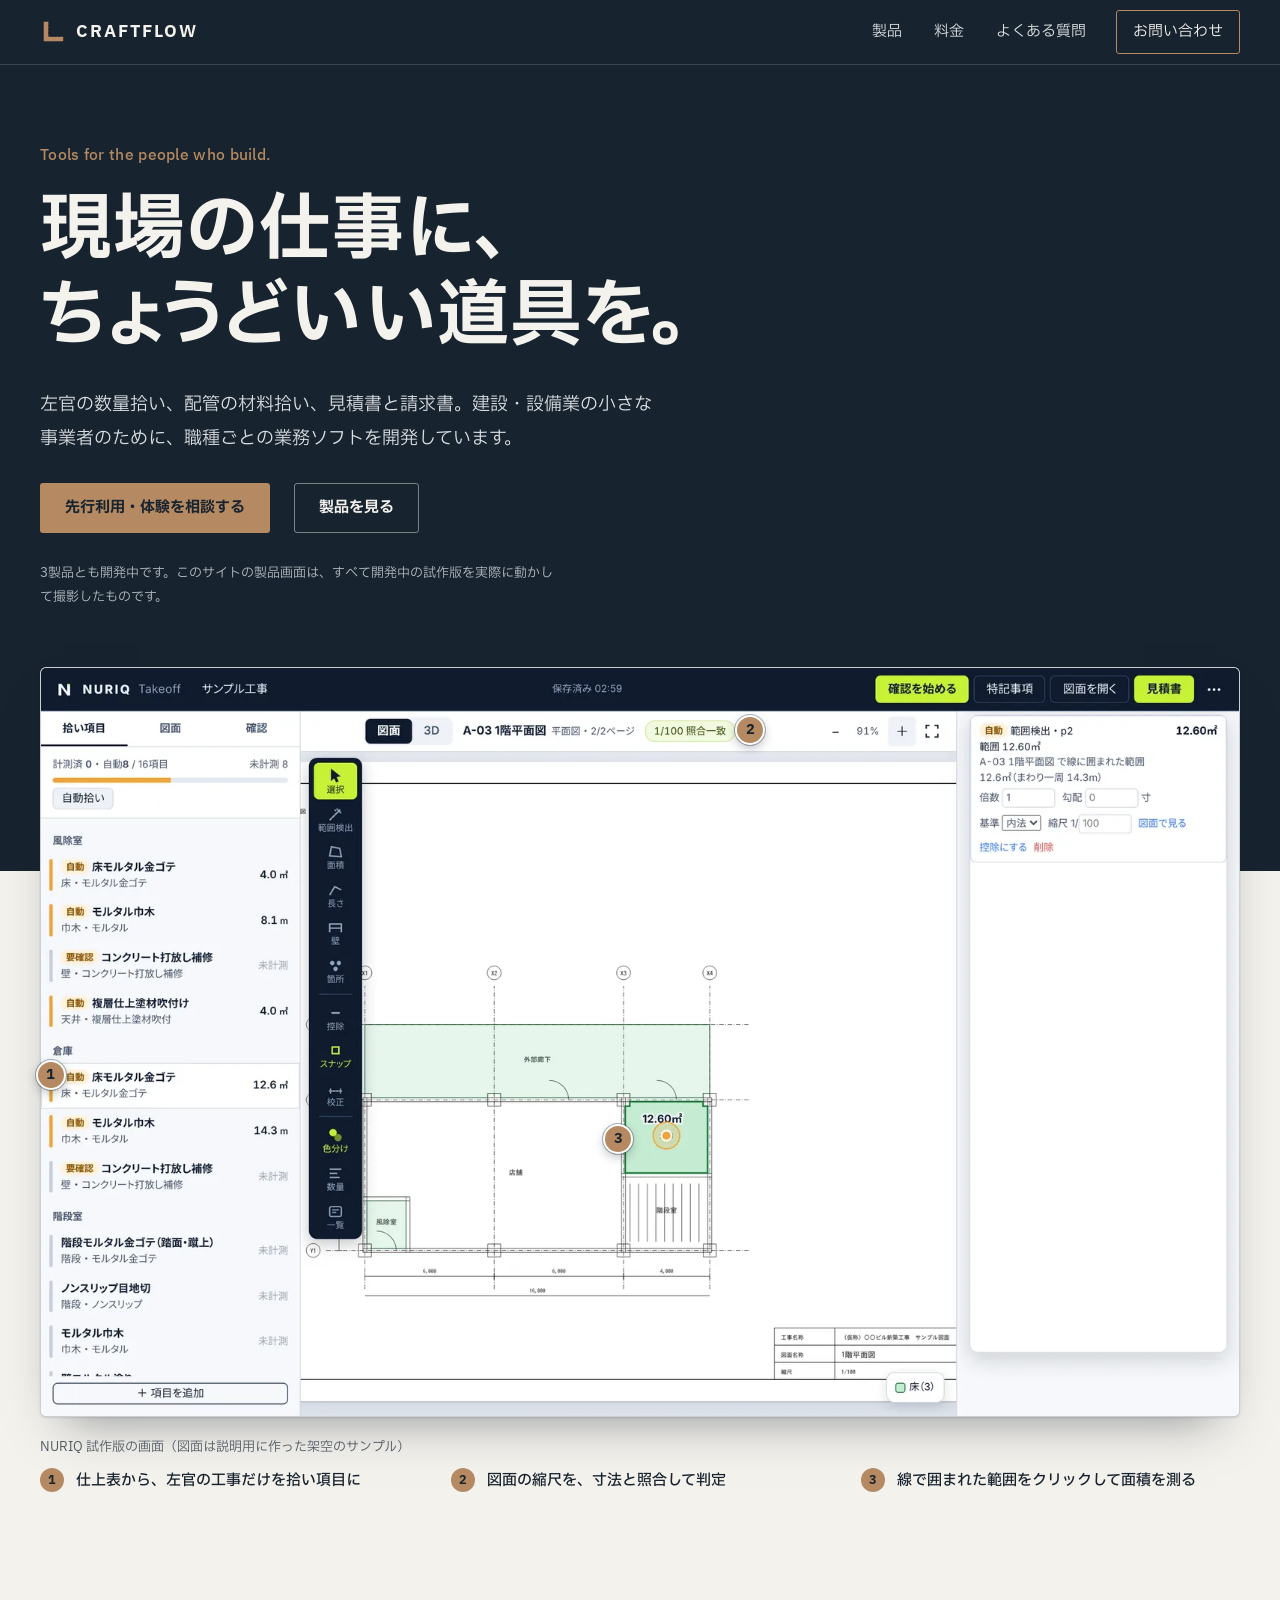
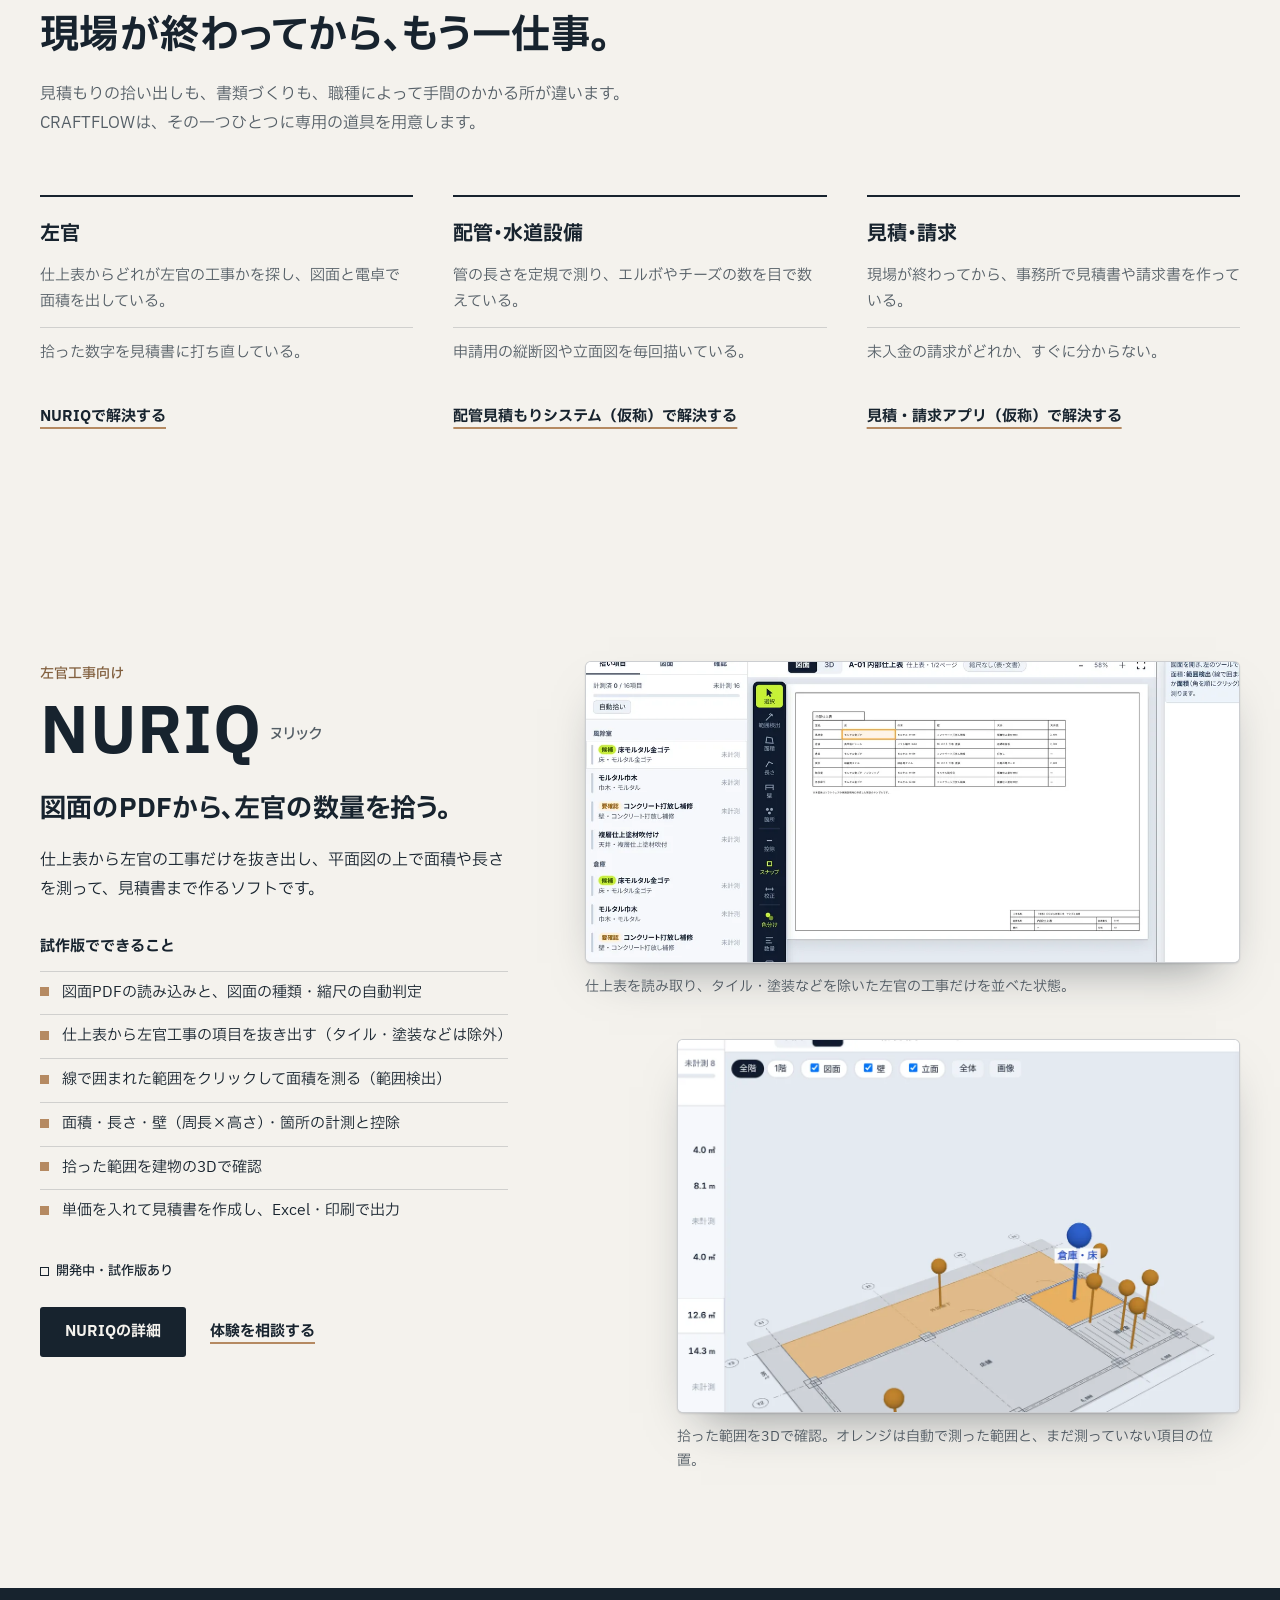
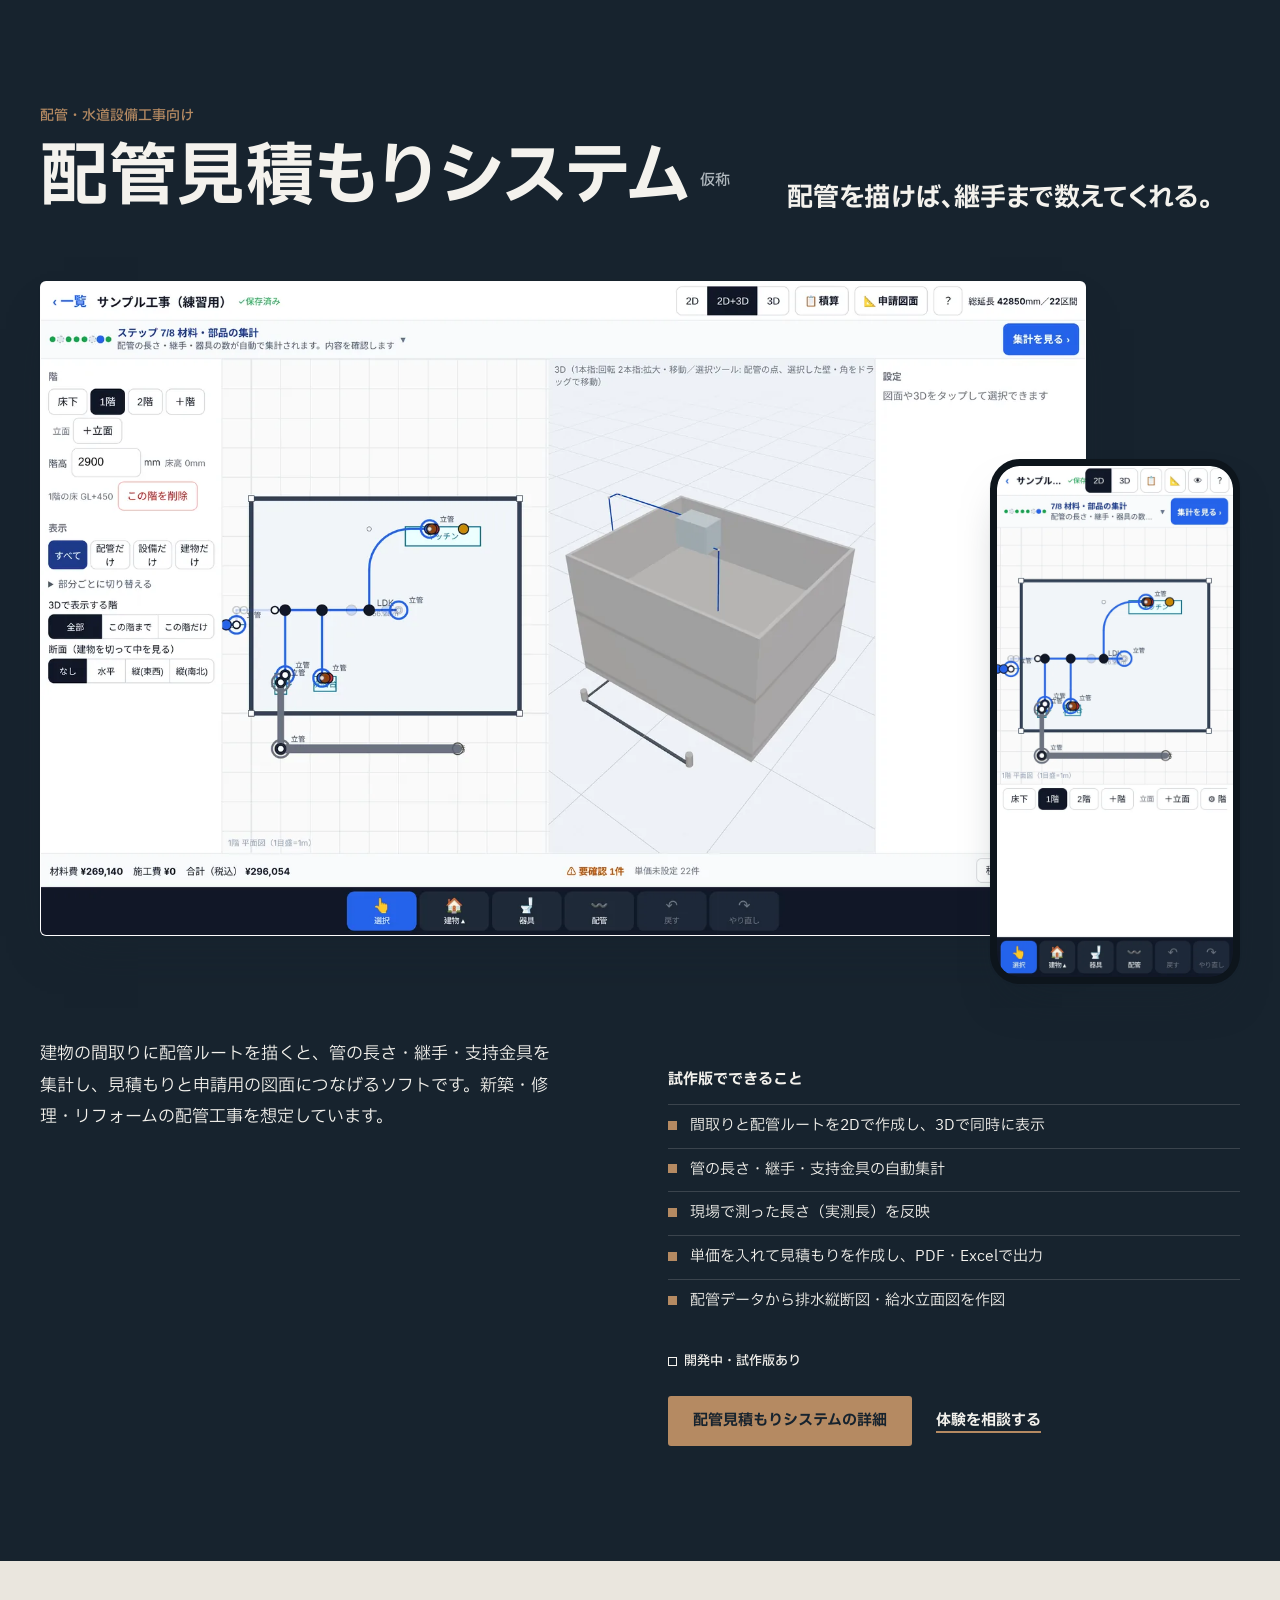
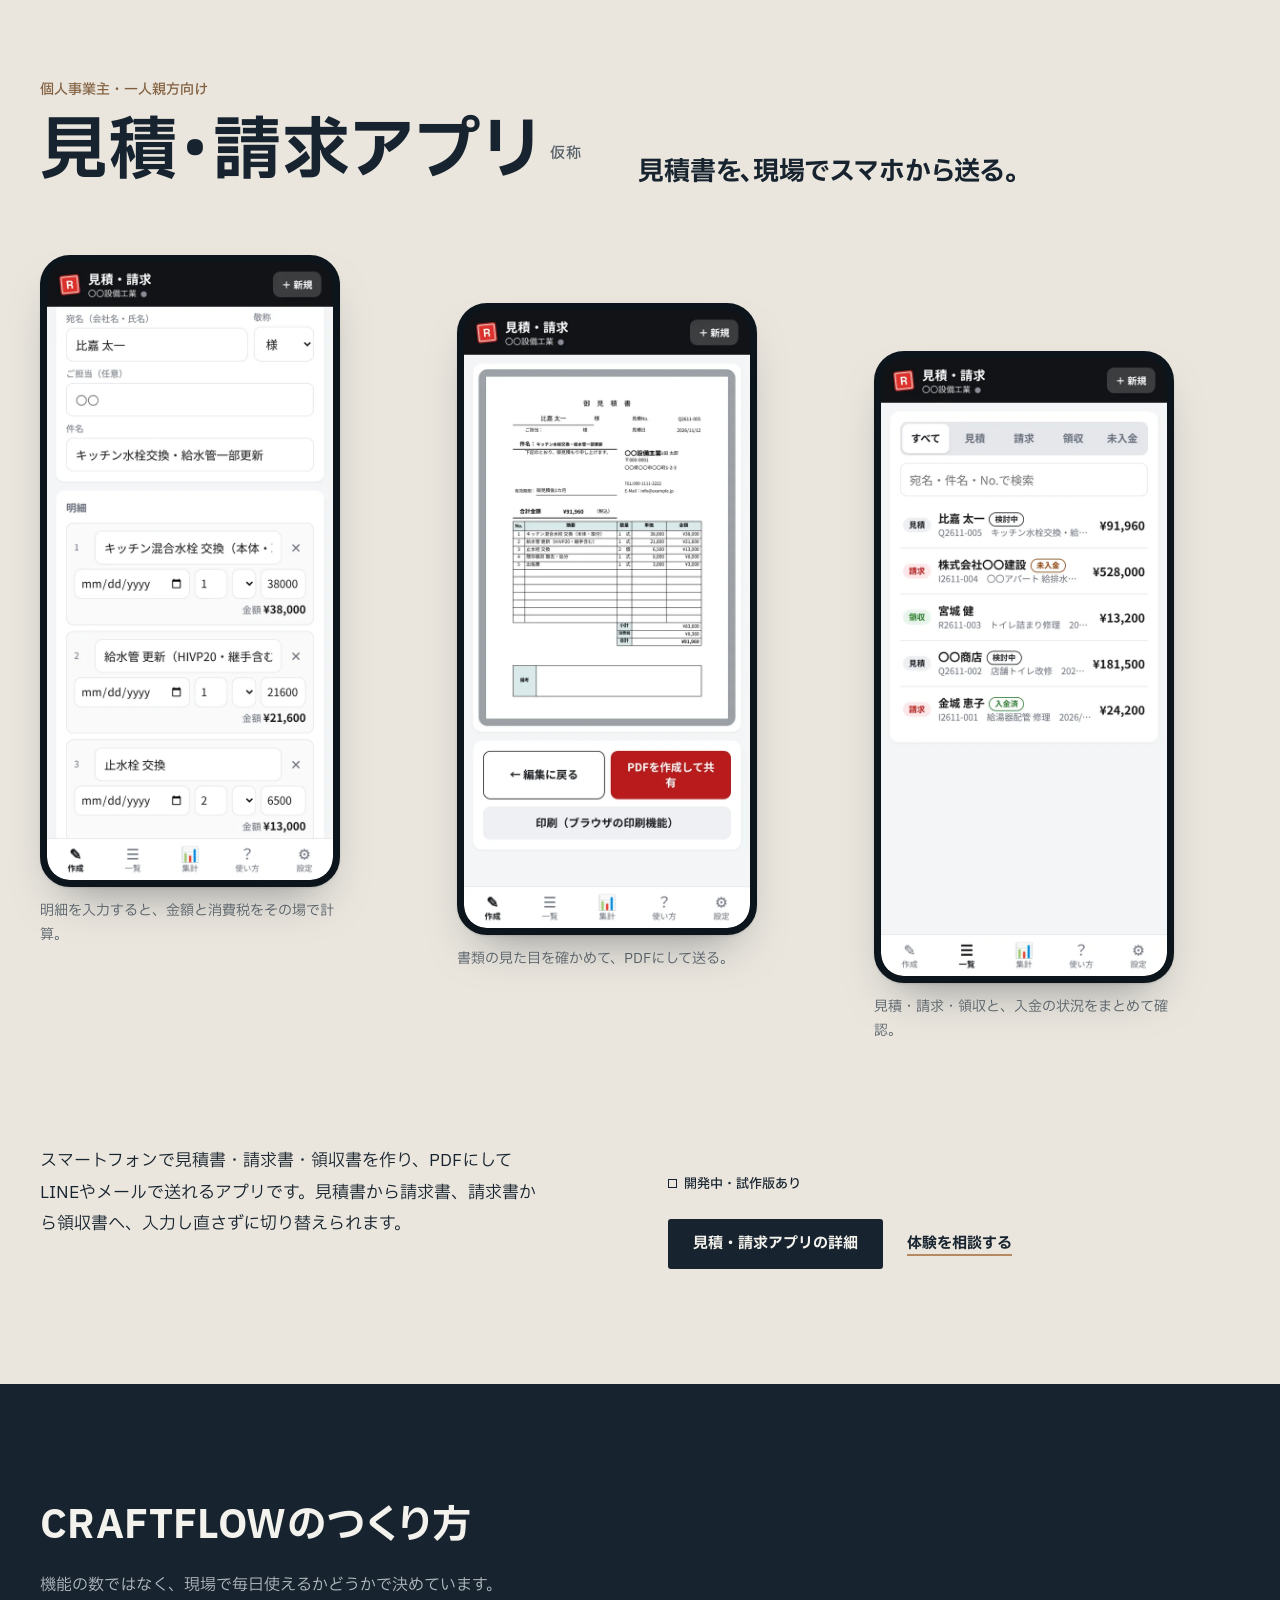
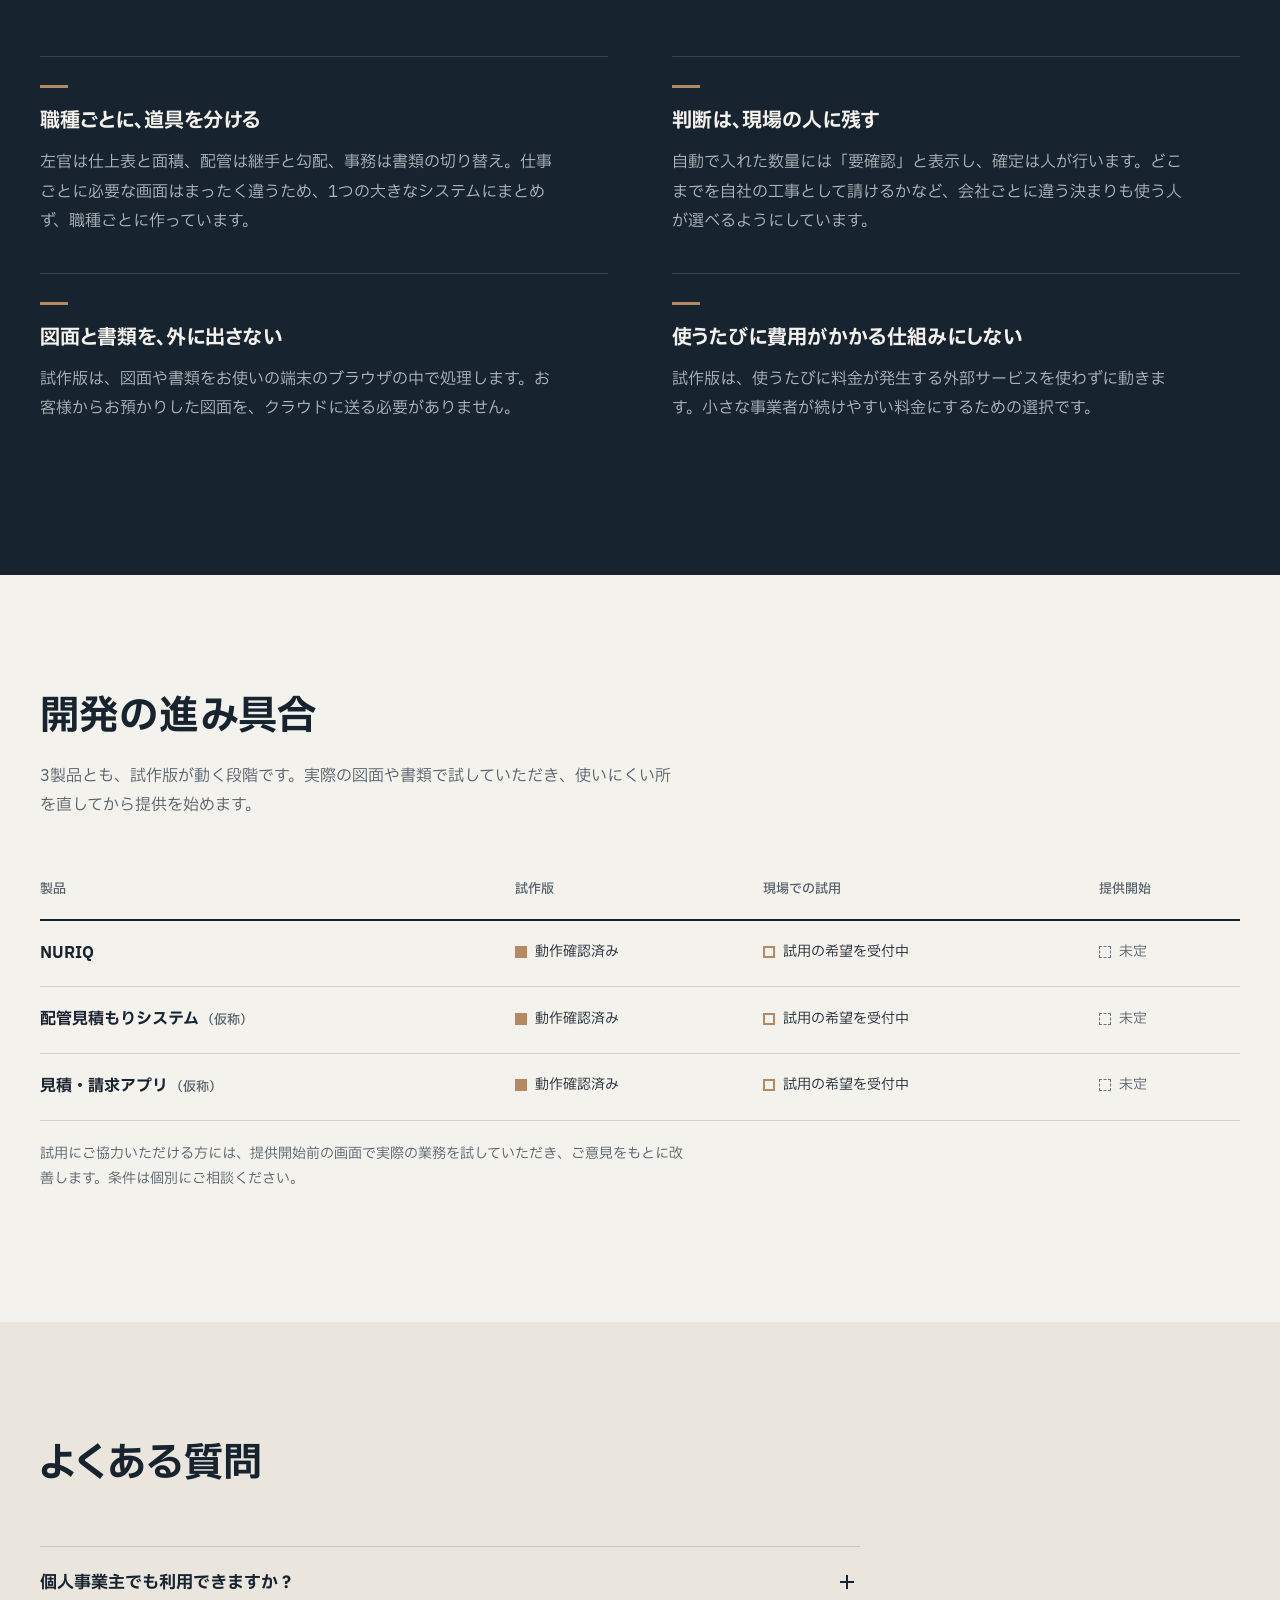
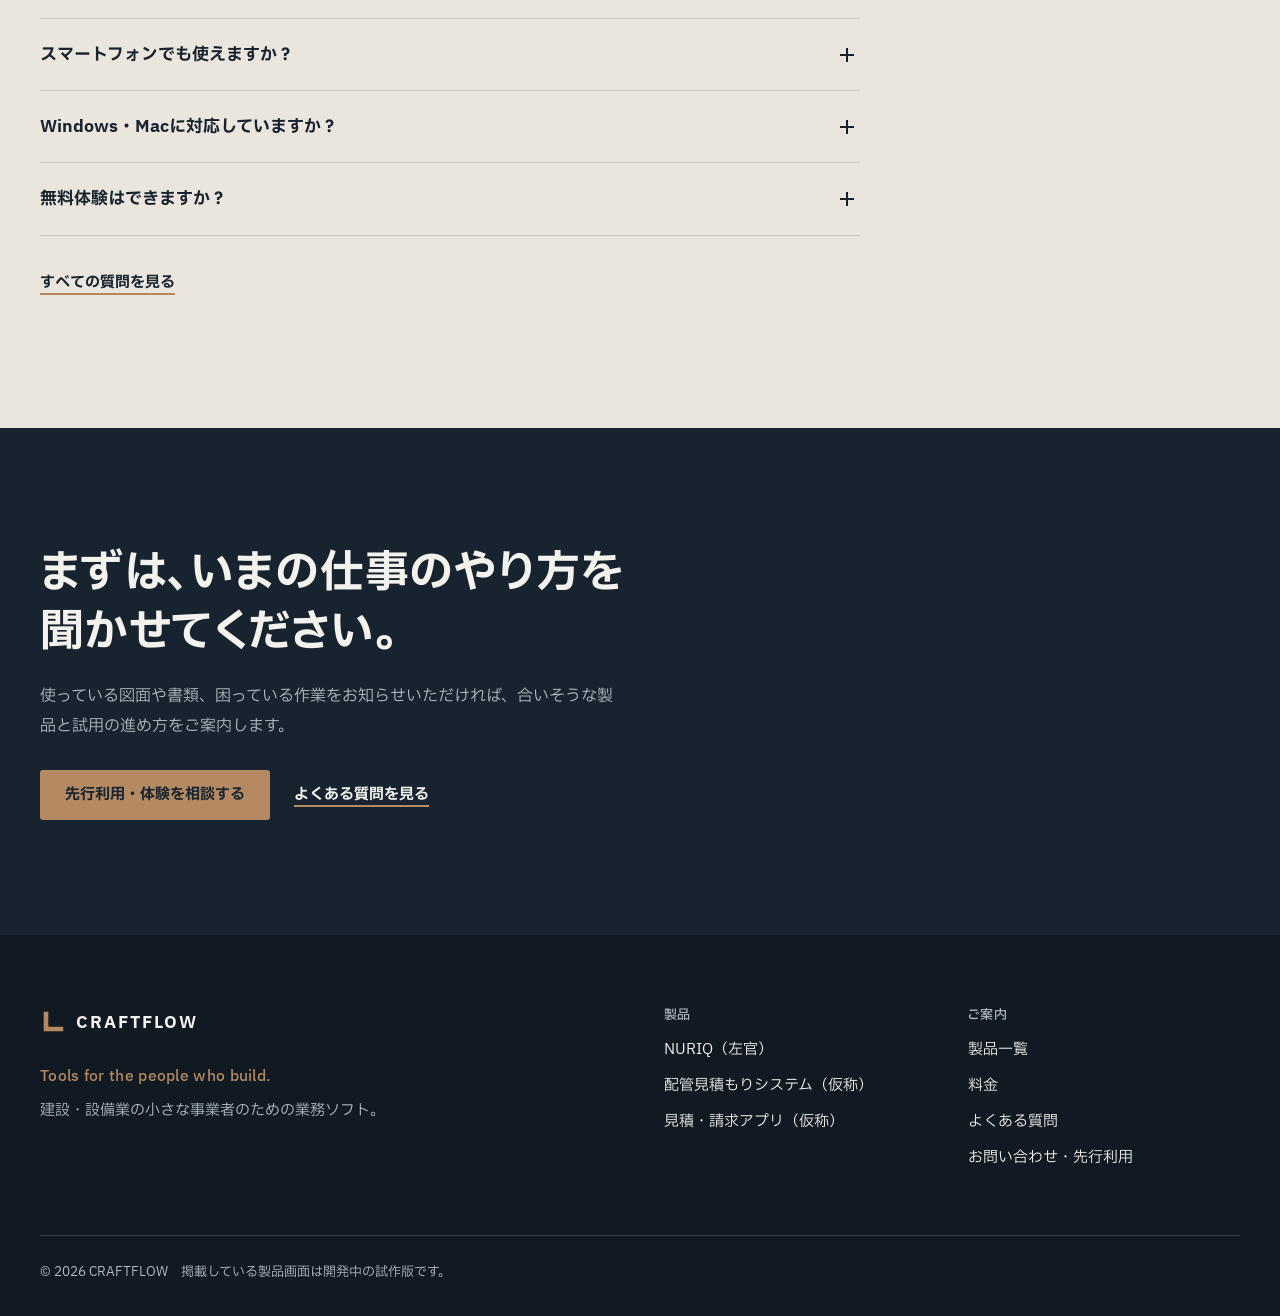
<file: index.html>
<!doctype html>
<html lang="ja">
<head>
<meta charset="utf-8">
<meta name="viewport" content="width=device-width, initial-scale=1">
<title>CRAFTFLOW｜建設・設備業向け業務ソフト（左官の数量拾い・配管見積もり・見積請求）</title>
<meta name="description" content="左官工事の数量拾い（NURIQ）、配管ルートと材料拾い・見積もり、見積書・請求書のスマホアプリ。建設・設備業の小規模事業者向けに業務ソフトを開発するCRAFTFLOWの公式サイトです。">
<meta name="keywords" content="左官 見積もり ソフト,左官 数量拾い,配管 見積もり ソフト,配管材料 拾い出し,建設業 見積書 アプリ,個人事業主 請求書 アプリ">
<link rel="canonical" href="https://co-30.github.io/craftflow-website/">
<meta property="og:type" content="website">
<meta property="og:site_name" content="CRAFTFLOW">
<meta property="og:title" content="CRAFTFLOW｜建設・設備業向け業務ソフト（左官の数量拾い・配管見積もり・見積請求）">
<meta property="og:description" content="左官工事の数量拾い（NURIQ）、配管ルートと材料拾い・見積もり、見積書・請求書のスマホアプリ。建設・設備業の小規模事業者向けに業務ソフトを開発するCRAFTFLOWの公式サイトです。">
<meta property="og:url" content="https://co-30.github.io/craftflow-website/">
<meta property="og:image" content="https://co-30.github.io/craftflow-website/img/ogp.png">
<meta property="og:locale" content="ja_JP">
<meta name="twitter:card" content="summary_large_image">
<meta name="theme-color" content="#17232E">
<link rel="icon" href="img/favicon.svg" type="image/svg+xml">
<link rel="preconnect" href="https://fonts.googleapis.com">
<link rel="preconnect" href="https://fonts.gstatic.com" crossorigin>
<link rel="stylesheet" href="https://fonts.googleapis.com/css2?family=IBM+Plex+Sans+JP:wght@400;500;700&display=swap">
<link rel="stylesheet" href="css/site.css?v=3">
</head>
<body class="is-home">
<a class="skip" href="#main">本文へ移動</a>
<header class="site-header">
  <div class="wrap">
    <a class="brand" href="index.html" aria-label="CRAFTFLOW トップページ"><svg class="mark" viewBox="0 0 28 28" aria-hidden="true"><path d="M4 3h5v16h16v5H4z" fill="currentColor"/><path d="M9 7h2.5M9 11h3.5M9 15h2.5M13 19v-2.5M17 19v-3.5M21 19v-2.5" stroke="#17232E" stroke-width="1.2"/></svg><span>CRAFTFLOW</span></a>
    <button class="nav-toggle" type="button" aria-expanded="false" aria-controls="site-nav">メニュー</button>
    <nav id="site-nav" class="site-nav" aria-label="メインメニュー">
      <ul><li><a href="products.html">製品</a></li><li><a href="pricing.html">料金</a></li><li><a href="faq.html">よくある質問</a></li><li class="nav-cta"><a href="contact.html">お問い合わせ</a></li></ul>
    </nav>
  </div>
</header>
<main id="main">

<section class="hero">
  <div class="wrap hero-grid">
    <div class="hero-copy">
      <p class="motto" lang="en">Tools for the people who build.</p>
      <h1><span class="nb">現場の仕事に、</span><span class="nb">ちょうどいい道具を。</span></h1>
      <p class="hero-lead">左官の数量拾い、配管の材料拾い、見積書と請求書。建設・設備業の小さな事業者のために、職種ごとの業務ソフトを開発しています。</p>
      <div class="actions">
        <a class="btn btn-bronze" href="contact.html">先行利用・体験を相談する</a>
        <a class="btn btn-line-light" href="#products">製品を見る</a>
      </div>
      <p class="hero-note">3製品とも開発中です。このサイトの製品画面は、すべて開発中の試作版を実際に動かして撮影したものです。</p>
    </div>
  </div>
</section>
<div class="shot-overlap"><div class="wrap">
    <figure class="annotated hero-figure">
      <div class="screen screen-lg">
        <picture>
          <source media="(max-width: 699px)" srcset="img/screens/nuriq-plan-sm.webp?v=3" width="900" height="661">
          <img src="img/screens/nuriq-plan.webp?v=3" alt="NURIQの試作版で、サンプル図面の平面図から倉庫の床面積12.60㎡を測った画面" width="1600" height="1000" fetchpriority="high">
        </picture>
        <span class="pin pin-sm-hide" style="left:0.8%;top:54.4%" aria-hidden="true">1</span><span class="pin pin-sm-hide" style="left:59.2%;top:8.3%" aria-hidden="true">2</span><span class="pin pin-sm-hide" style="left:48.2%;top:63.0%" aria-hidden="true">3</span>
        <span class="pin pin-sm-only" style="left:55.3%;top:76.4%" aria-hidden="true">3</span>
      </div>
      <figcaption>
        <p class="cap-title">NURIQ 試作版の画面（図面は説明用に作った架空のサンプル）</p>
        <ol class="legend"><li class="lg-only"><span class="pin-n" aria-hidden="true">1</span>仕上表から、左官の工事だけを拾い項目に</li><li class="lg-only"><span class="pin-n" aria-hidden="true">2</span>図面の縮尺を、寸法と照合して判定</li><li><span class="pin-n" aria-hidden="true">3</span>線で囲まれた範囲をクリックして面積を測る</li></ol>
      </figcaption>
    </figure>
</div></div>

<section class="section pains" aria-labelledby="h-pains"><div class="wrap">
  <div class="section-head">
    <h2 id="h-pains">現場が終わってから、もう一仕事。</h2>
    <p>見積もりの拾い出しも、書類づくりも、職種によって手間のかかる所が違います。CRAFTFLOWは、その一つひとつに専用の道具を用意します。</p>
  </div>
  <div class="pain-grid"><div class="pain">
  <h3>左官</h3>
  <ul><li>仕上表からどれが左官の工事かを探し、図面と電卓で面積を出している。</li><li>拾った数字を見積書に打ち直している。</li></ul>
  <a class="link" href="products/nuriq.html">NURIQで解決する</a>
</div><div class="pain">
  <h3>配管・水道設備</h3>
  <ul><li>管の長さを定規で測り、エルボやチーズの数を目で数えている。</li><li>申請用の縦断図や立面図を毎回描いている。</li></ul>
  <a class="link" href="products/piping.html">配管見積もりシステム（仮称）で解決する</a>
</div><div class="pain">
  <h3>見積・請求</h3>
  <ul><li>現場が終わってから、事務所で見積書や請求書を作っている。</li><li>未入金の請求がどれか、すぐに分からない。</li></ul>
  <a class="link" href="products/estimate.html">見積・請求アプリ（仮称）で解決する</a>
</div></div>
</div></section>

<div id="products" class="products-anchor"></div>

<section class="product-feature pf-nuriq" aria-labelledby="h-nuriq"><div class="wrap pf-grid">
  <div class="pf-copy">
    <p class="pf-trade">左官工事向け</p>
    <h2 id="h-nuriq" class="pf-name">NURIQ<span class="kana">ヌリック</span></h2>
    <p class="pf-catch">図面のPDFから、左官の数量を拾う。</p>
    <p>仕上表から左官の工事だけを抜き出し、平面図の上で面積や長さを測って、見積書まで作るソフトです。</p>
    <p class="pf-sub">試作版でできること</p>
    <ul class="check-list"><li>図面PDFの読み込みと、図面の種類・縮尺の自動判定</li><li>仕上表から左官工事の項目を抜き出す（タイル・塗装などは除外）</li><li>線で囲まれた範囲をクリックして面積を測る（範囲検出）</li><li>面積・長さ・壁（周長×高さ）・箇所の計測と控除</li><li>拾った範囲を建物の3Dで確認</li><li>単価を入れて見積書を作成し、Excel・印刷で出力</li></ul>
    <p class="pf-status"><span class="status status-dev">開発中・試作版あり</span></p>
    <div class="actions"><a class="btn btn-navy" href="products/nuriq.html">NURIQの詳細</a><a class="link" href="contact.html?product=NURIQ">体験を相談する</a></div>
  </div>
  <div class="pf-media">
    <figure class="shot"><div class="screen"><img src="img/screens/nuriq-items-crop.webp?v=3" alt="NURIQで仕上表から左官工事の拾い項目を作った画面" width="1200" height="552" loading="lazy" decoding="async"></div><figcaption>仕上表を読み取り、タイル・塗装などを除いた左官の工事だけを並べた状態。</figcaption></figure>
    <figure class="shot"><div class="screen"><img src="img/screens/nuriq-3d-crop.webp?v=3" alt="NURIQで平面図を3D表示し、拾った範囲を色分けした画面" width="1200" height="795" loading="lazy" decoding="async"></div><figcaption>拾った範囲を3Dで確認。オレンジは自動で測った範囲と、まだ測っていない項目の位置。</figcaption></figure>
  </div>
</div></section>

<section class="product-feature pf-piping is-dark" aria-labelledby="h-piping"><div class="wrap">
  <div class="pf-head">
    <div>
      <p class="pf-trade">配管・水道設備工事向け</p>
      <h2 id="h-piping" class="pf-name is-long">配管見積もりシステム<span class="kana">仮称</span></h2>
    </div>
    <p class="pf-catch">配管を描けば、継手まで数えてくれる。</p>
  </div>
  <div class="pf-stage">
    <figure class="shot"><div class="screen"><img src="img/screens/piping-plan3d.webp?v=3" alt="配管見積もりシステムの試作版で、平面図と3Dを並べて配管を作図した画面" width="1600" height="1000" loading="lazy" decoding="async"></div></figure>
    <figure class="phone"><div class="phone-frame"><img src="img/screens/piping-mobile.webp?v=3" alt="スマートフォンで表示した配管見積もりシステムの作図画面" width="600" height="1298" loading="lazy" decoding="async"></div></figure>
  </div>
  <div class="pf-cols">
    <p>建物の間取りに配管ルートを描くと、管の長さ・継手・支持金具を集計し、見積もりと申請用の図面につなげるソフトです。新築・修理・リフォームの配管工事を想定しています。</p>
    <div>
      <p class="pf-sub">試作版でできること</p>
      <ul class="check-list"><li>間取りと配管ルートを2Dで作成し、3Dで同時に表示</li><li>管の長さ・継手・支持金具の自動集計</li><li>現場で測った長さ（実測長）を反映</li><li>単価を入れて見積もりを作成し、PDF・Excelで出力</li><li>配管データから排水縦断図・給水立面図を作図</li></ul>
      <p class="pf-status"><span class="status status-dev">開発中・試作版あり</span></p>
      <div class="actions"><a class="btn btn-bronze" href="products/piping.html">配管見積もりシステムの詳細</a><a class="link" href="contact.html?product=配管見積もりシステム">体験を相談する</a></div>
    </div>
  </div>
</div></section>

<section class="product-feature pf-estimate" aria-labelledby="h-estimate"><div class="wrap">
  <div class="pf-head">
    <div>
      <p class="pf-trade">個人事業主・一人親方向け</p>
      <h2 id="h-estimate" class="pf-name is-long">見積・請求アプリ<span class="kana">仮称</span></h2>
    </div>
    <p class="pf-catch">見積書を、現場でスマホから送る。</p>
  </div>
  <div class="phone-row"><figure class="phone"><div class="phone-frame"><img src="img/screens/estimate-items.webp?v=3" alt="見積書の明細を入力している画面" width="600" height="1298" loading="lazy" decoding="async"></div><figcaption>明細を入力すると、金額と消費税をその場で計算。</figcaption></figure><figure class="phone"><div class="phone-frame"><img src="img/screens/estimate-preview.webp?v=3" alt="作成した見積書のプレビュー画面" width="600" height="1298" loading="lazy" decoding="async"></div><figcaption>書類の見た目を確かめて、PDFにして送る。</figcaption></figure><figure class="phone"><div class="phone-frame"><img src="img/screens/estimate-list.webp?v=3" alt="見積・請求・領収の書類一覧と入金状況" width="600" height="1298" loading="lazy" decoding="async"></div><figcaption>見積・請求・領収と、入金の状況をまとめて確認。</figcaption></figure></div>
  <div class="pf-cols">
    <p>スマートフォンで見積書・請求書・領収書を作り、PDFにしてLINEやメールで送れるアプリです。見積書から請求書、請求書から領収書へ、入力し直さずに切り替えられます。</p>
    <div>
      <p class="pf-status"><span class="status status-dev">開発中・試作版あり</span></p>
      <div class="actions"><a class="btn btn-navy" href="products/estimate.html">見積・請求アプリの詳細</a><a class="link" href="contact.html?product=見積・請求アプリ">体験を相談する</a></div>
    </div>
  </div>
</div></section>

<section class="section principles-sec is-dark" aria-labelledby="h-principles"><div class="wrap">
  <div class="section-head">
    <h2 id="h-principles">CRAFTFLOWのつくり方</h2>
    <p>機能の数ではなく、現場で毎日使えるかどうかで決めています。</p>
  </div>
  <div class="principles"><div class="principle"><h3>職種ごとに、道具を分ける</h3><p>左官は仕上表と面積、配管は継手と勾配、事務は書類の切り替え。仕事ごとに必要な画面はまったく違うため、1つの大きなシステムにまとめず、職種ごとに作っています。</p></div><div class="principle"><h3>判断は、現場の人に残す</h3><p>自動で入れた数量には「要確認」と表示し、確定は人が行います。どこまでを自社の工事として請けるかなど、会社ごとに違う決まりも使う人が選べるようにしています。</p></div><div class="principle"><h3>図面と書類を、外に出さない</h3><p>試作版は、図面や書類をお使いの端末のブラウザの中で処理します。お客様からお預かりした図面を、クラウドに送る必要がありません。</p></div><div class="principle"><h3>使うたびに費用がかかる仕組みにしない</h3><p>試作版は、使うたびに料金が発生する外部サービスを使わずに動きます。小さな事業者が続けやすい料金にするための選択です。</p></div></div>
</div></section>

<section class="section" aria-labelledby="h-progress"><div class="wrap">
  <div class="section-head">
    <h2 id="h-progress">開発の進み具合</h2>
    <p>3製品とも、試作版が動く段階です。実際の図面や書類で試していただき、使いにくい所を直してから提供を始めます。</p>
  </div>
  <div class="table-scroll"><table class="stage-table">
    <thead><tr><th scope="col">製品</th><th scope="col">試作版</th><th scope="col">現場での試用</th><th scope="col">提供開始</th></tr></thead>
    <tbody><tr><th scope="row"><a href="products/nuriq.html">NURIQ</a></th>
<td data-label="試作版"><span class="stage stage-done">動作確認済み</span></td>
<td data-label="現場での試用"><span class="stage stage-now">試用の希望を受付中</span></td>
<td data-label="提供開始"><span class="stage stage-todo">未定</span></td></tr><tr><th scope="row"><a href="products/piping.html">配管見積もりシステム<span class="kari">（仮称）</span></a></th>
<td data-label="試作版"><span class="stage stage-done">動作確認済み</span></td>
<td data-label="現場での試用"><span class="stage stage-now">試用の希望を受付中</span></td>
<td data-label="提供開始"><span class="stage stage-todo">未定</span></td></tr><tr><th scope="row"><a href="products/estimate.html">見積・請求アプリ<span class="kari">（仮称）</span></a></th>
<td data-label="試作版"><span class="stage stage-done">動作確認済み</span></td>
<td data-label="現場での試用"><span class="stage stage-now">試用の希望を受付中</span></td>
<td data-label="提供開始"><span class="stage stage-todo">未定</span></td></tr></tbody>
  </table></div>
  <p class="note">試用にご協力いただける方には、提供開始前の画面で実際の業務を試していただき、ご意見をもとに改善します。条件は個別にご相談ください。</p>
</div></section>

<section class="section section-alt" aria-labelledby="h-faq"><div class="wrap narrow">
  <div class="section-head"><h2 id="h-faq">よくある質問</h2></div>
  <div class="faq"><details><summary>個人事業主でも利用できますか？</summary><div class="answer"><p>はい。CRAFTFLOW の製品は、個人事業主・一人親方・小規模事業者の方に使っていただくことを前提に開発しています。</p></div></details><details><summary>スマートフォンでも使えますか？</summary><div class="answer"><p>見積・請求アプリはスマートフォンでの利用を中心に作っています。NURIQと配管見積もりシステムは、パソコン・タブレットでの作業を中心に、スマートフォンでも表示できる試作版があります。正式な対応環境は提供開始時にご案内します。</p></div></details><details><summary>Windows・Macに対応していますか？</summary><div class="answer"><p>試作版はいずれもWebブラウザ（Google Chromeなど）で動く形で開発しているため、Windows・Macのどちらでも使える見込みです。正式な動作環境は提供開始時にご案内します。</p></div></details><details><summary>無料体験はできますか？</summary><div class="answer"><p>試作版を使った体験（試用）を検討しています。条件や開始時期が決まり次第お知らせします。ご希望の方はお問い合わせください。</p></div></details></div>
  <p class="more-row"><a class="link" href="faq.html">すべての質問を見る</a></p>
</div></section>
<section class="contact-block is-dark"><div class="wrap">
  <div class="contact-inner">
    <h2><span class="nb">まずは、</span><span class="nb">いまの仕事のやり方を</span><span class="nb">聞かせてください。</span></h2>
    <p>使っている図面や書類、困っている作業をお知らせいただければ、合いそうな製品と試用の進め方をご案内します。</p>
    <div class="actions"><a class="btn btn-bronze" href="contact.html">先行利用・体験を相談する</a><a class="link" href="faq.html">よくある質問を見る</a></div>
  </div>
</div></section>
</main>
<footer class="site-footer">
  <div class="wrap">
    <div class="footer-top">
      <div class="footer-brand">
        <a class="brand" href="index.html"><svg class="mark" viewBox="0 0 28 28" aria-hidden="true"><path d="M4 3h5v16h16v5H4z" fill="currentColor"/><path d="M9 7h2.5M9 11h3.5M9 15h2.5M13 19v-2.5M17 19v-3.5M21 19v-2.5" stroke="#17232E" stroke-width="1.2"/></svg><span>CRAFTFLOW</span></a>
        <p lang="en" class="motto">Tools for the people who build.</p>
        <p>建設・設備業の小さな事業者のための業務ソフト。</p>
      </div>
      <nav class="footer-nav" aria-label="フッターメニュー">
        <div><h2>製品</h2><ul>
          <li><a href="products/nuriq.html">NURIQ（左官）</a></li>
          <li><a href="products/piping.html">配管見積もりシステム（仮称）</a></li>
          <li><a href="products/estimate.html">見積・請求アプリ（仮称）</a></li>
        </ul></div>
        <div><h2>ご案内</h2><ul>
          <li><a href="products.html">製品一覧</a></li>
          <li><a href="pricing.html">料金</a></li>
          <li><a href="faq.html">よくある質問</a></li>
          <li><a href="contact.html">お問い合わせ・先行利用</a></li>
        </ul></div>
      </nav>
    </div>
    <p class="copyright">&copy; 2026 CRAFTFLOW　掲載している製品画面は開発中の試作版です。</p>
  </div>
</footer>
<script src="js/config.js?v=3"></script>
<script src="js/site.js?v=3"></script>
</body>
</html>
</file>
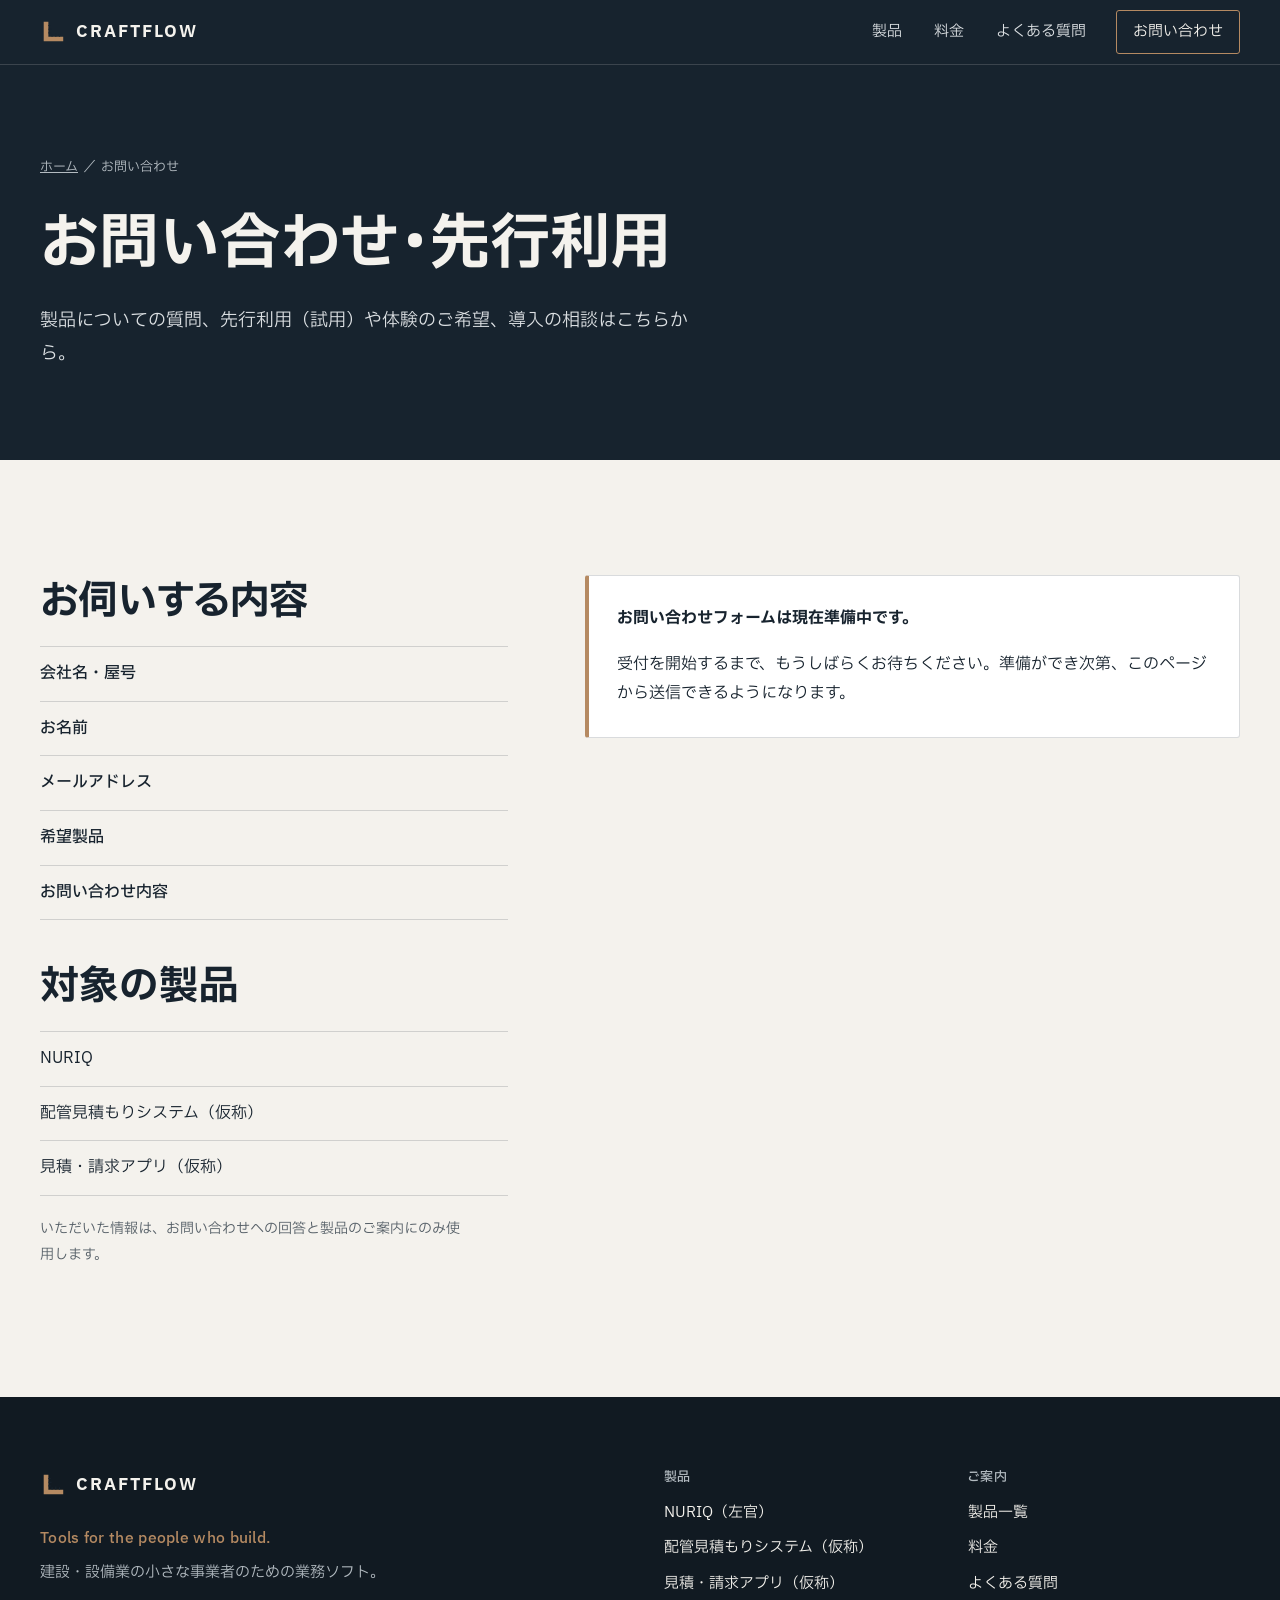
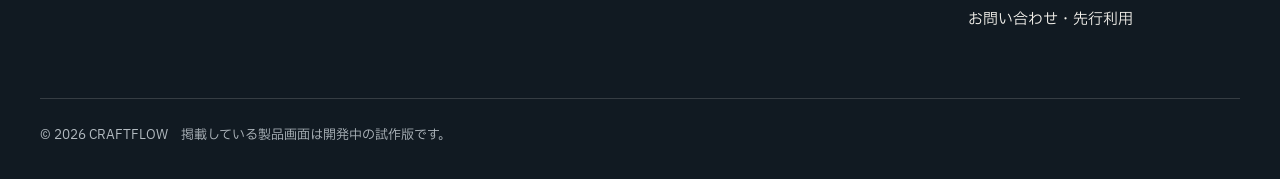
<file: contact.html>
<!doctype html>
<html lang="ja">
<head>
<meta charset="utf-8">
<meta name="viewport" content="width=device-width, initial-scale=1">
<title>お問い合わせ・先行利用｜CRAFTFLOW</title>
<meta name="description" content="CRAFTFLOW製品へのお問い合わせ、先行利用（試用）・体験のご希望、導入の相談はこちらから。">
<link rel="canonical" href="https://co-30.github.io/craftflow-website/contact.html">
<meta property="og:type" content="article">
<meta property="og:site_name" content="CRAFTFLOW">
<meta property="og:title" content="お問い合わせ・先行利用｜CRAFTFLOW">
<meta property="og:description" content="CRAFTFLOW製品へのお問い合わせ、先行利用（試用）・体験のご希望、導入の相談はこちらから。">
<meta property="og:url" content="https://co-30.github.io/craftflow-website/contact.html">
<meta property="og:image" content="https://co-30.github.io/craftflow-website/img/ogp.png">
<meta property="og:locale" content="ja_JP">
<meta name="twitter:card" content="summary_large_image">
<meta name="theme-color" content="#17232E">
<link rel="icon" href="img/favicon.svg" type="image/svg+xml">
<link rel="preconnect" href="https://fonts.googleapis.com">
<link rel="preconnect" href="https://fonts.gstatic.com" crossorigin>
<link rel="stylesheet" href="https://fonts.googleapis.com/css2?family=IBM+Plex+Sans+JP:wght@400;500;700&display=swap">
<link rel="stylesheet" href="css/site.css?v=3">
</head>
<body>
<a class="skip" href="#main">本文へ移動</a>
<header class="site-header">
  <div class="wrap">
    <a class="brand" href="index.html" aria-label="CRAFTFLOW トップページ"><svg class="mark" viewBox="0 0 28 28" aria-hidden="true"><path d="M4 3h5v16h16v5H4z" fill="currentColor"/><path d="M9 7h2.5M9 11h3.5M9 15h2.5M13 19v-2.5M17 19v-3.5M21 19v-2.5" stroke="#17232E" stroke-width="1.2"/></svg><span>CRAFTFLOW</span></a>
    <button class="nav-toggle" type="button" aria-expanded="false" aria-controls="site-nav">メニュー</button>
    <nav id="site-nav" class="site-nav" aria-label="メインメニュー">
      <ul><li><a href="products.html">製品</a></li><li><a href="pricing.html">料金</a></li><li><a href="faq.html">よくある質問</a></li><li class="nav-cta"><a href="contact.html">お問い合わせ</a></li></ul>
    </nav>
  </div>
</header>
<main id="main">

<section class="page-head"><div class="wrap">
  <p class="breadcrumb"><a href="index.html">ホーム</a><span aria-hidden="true">／</span>お問い合わせ</p>
  <h1>お問い合わせ・先行利用</h1>
  <p class="page-lead">製品についての質問、先行利用（試用）や体験のご希望、導入の相談はこちらから。</p>
</div></section>
<section class="section"><div class="wrap split">
  <div>
    <h2>お伺いする内容</h2>
    <ul class="contact-fields">
      <li>会社名・屋号</li><li>お名前</li><li>メールアドレス</li><li>希望製品</li><li>お問い合わせ内容</li>
    </ul>
    <h2 class="mt">対象の製品</h2>
    <ul class="plain-list"><li>NURIQ</li><li>配管見積もりシステム（仮称）</li><li>見積・請求アプリ（仮称）</li></ul>
    <p class="note">いただいた情報は、お問い合わせへの回答と製品のご案内にのみ使用します。</p>
    <p id="product-hint" class="note" hidden>ご希望の製品：<strong></strong>（フォームの「希望製品」でお選びください）</p>
  </div>
  <div id="form-holder">
    <div class="notice">
      <p><strong>お問い合わせフォームは現在準備中です。</strong></p>
      <p>受付を開始するまで、もうしばらくお待ちください。準備ができ次第、このページから送信できるようになります。</p>
    </div>
  </div>
</div></section>
</main>
<footer class="site-footer">
  <div class="wrap">
    <div class="footer-top">
      <div class="footer-brand">
        <a class="brand" href="index.html"><svg class="mark" viewBox="0 0 28 28" aria-hidden="true"><path d="M4 3h5v16h16v5H4z" fill="currentColor"/><path d="M9 7h2.5M9 11h3.5M9 15h2.5M13 19v-2.5M17 19v-3.5M21 19v-2.5" stroke="#17232E" stroke-width="1.2"/></svg><span>CRAFTFLOW</span></a>
        <p lang="en" class="motto">Tools for the people who build.</p>
        <p>建設・設備業の小さな事業者のための業務ソフト。</p>
      </div>
      <nav class="footer-nav" aria-label="フッターメニュー">
        <div><h2>製品</h2><ul>
          <li><a href="products/nuriq.html">NURIQ（左官）</a></li>
          <li><a href="products/piping.html">配管見積もりシステム（仮称）</a></li>
          <li><a href="products/estimate.html">見積・請求アプリ（仮称）</a></li>
        </ul></div>
        <div><h2>ご案内</h2><ul>
          <li><a href="products.html">製品一覧</a></li>
          <li><a href="pricing.html">料金</a></li>
          <li><a href="faq.html">よくある質問</a></li>
          <li><a href="contact.html">お問い合わせ・先行利用</a></li>
        </ul></div>
      </nav>
    </div>
    <p class="copyright">&copy; 2026 CRAFTFLOW　掲載している製品画面は開発中の試作版です。</p>
  </div>
</footer>
<script src="js/config.js?v=3"></script>
<script src="js/site.js?v=3"></script>
</body>
</html>
</file>
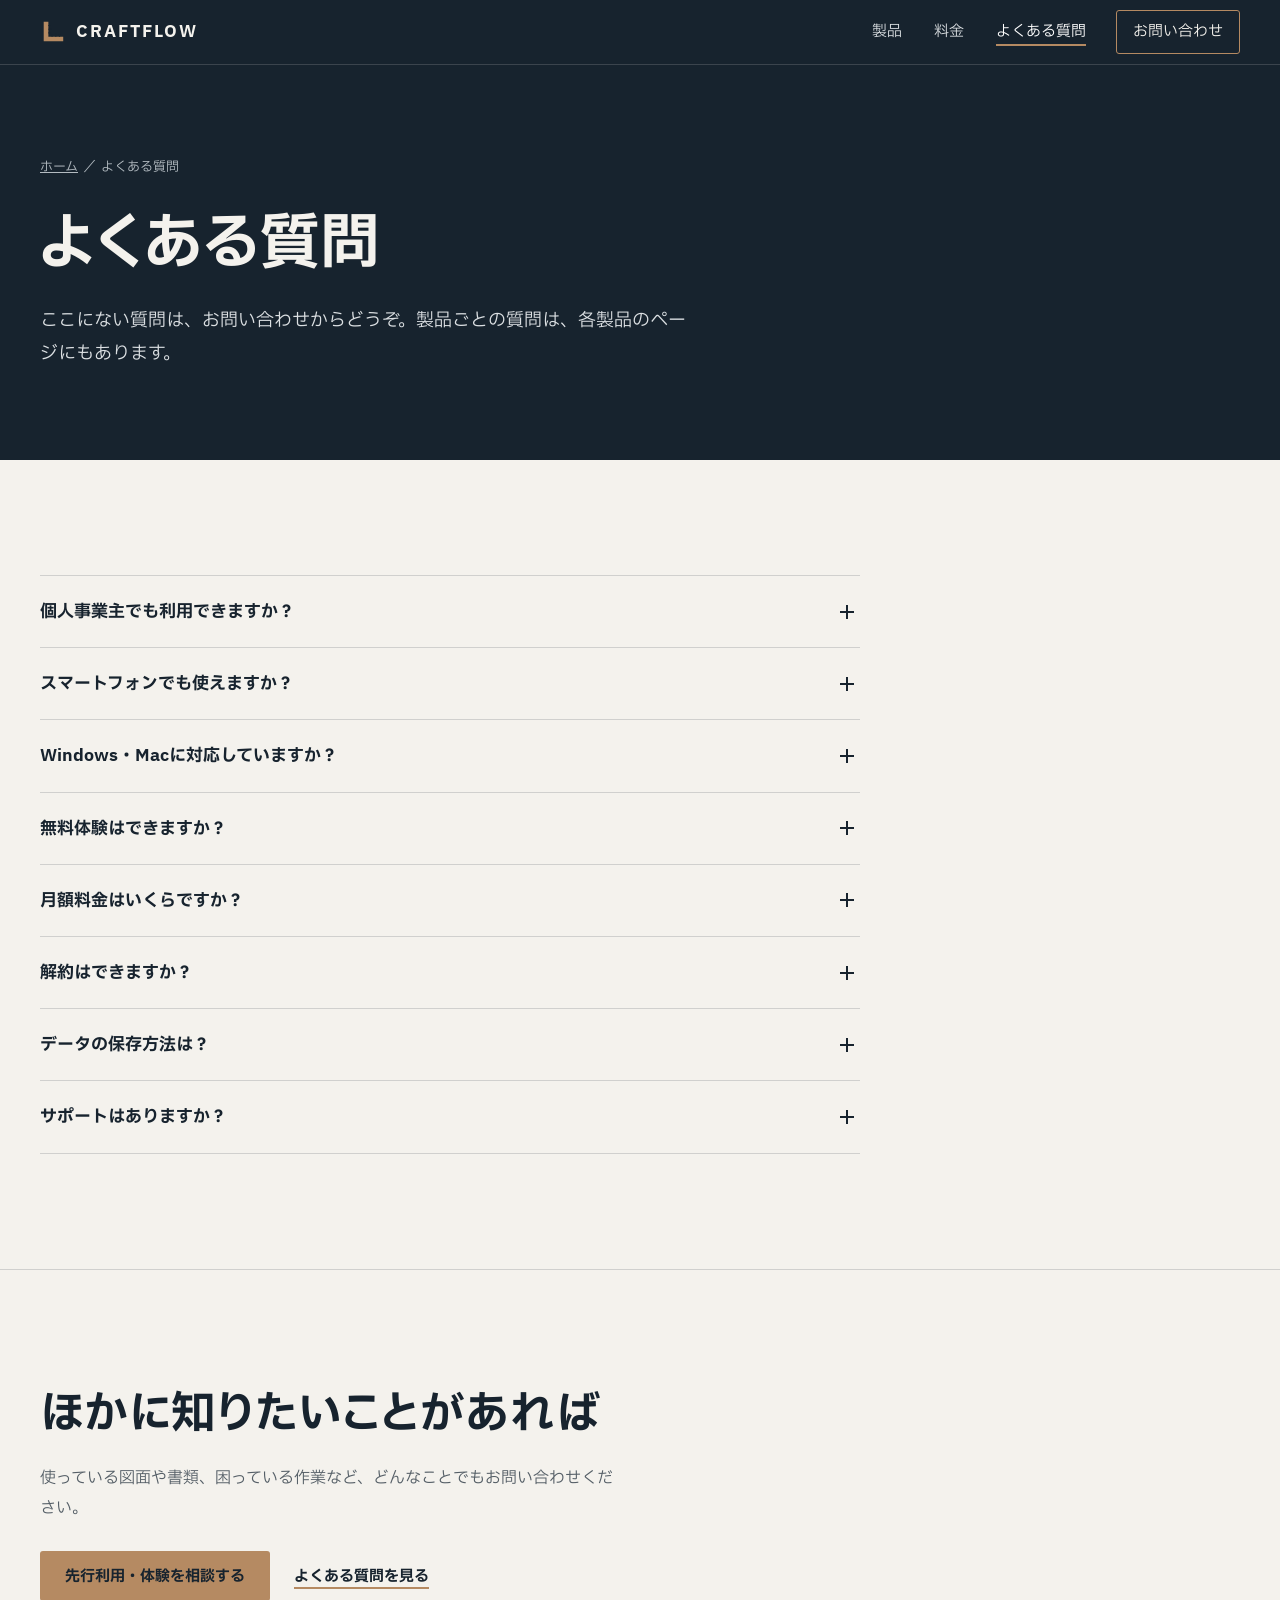
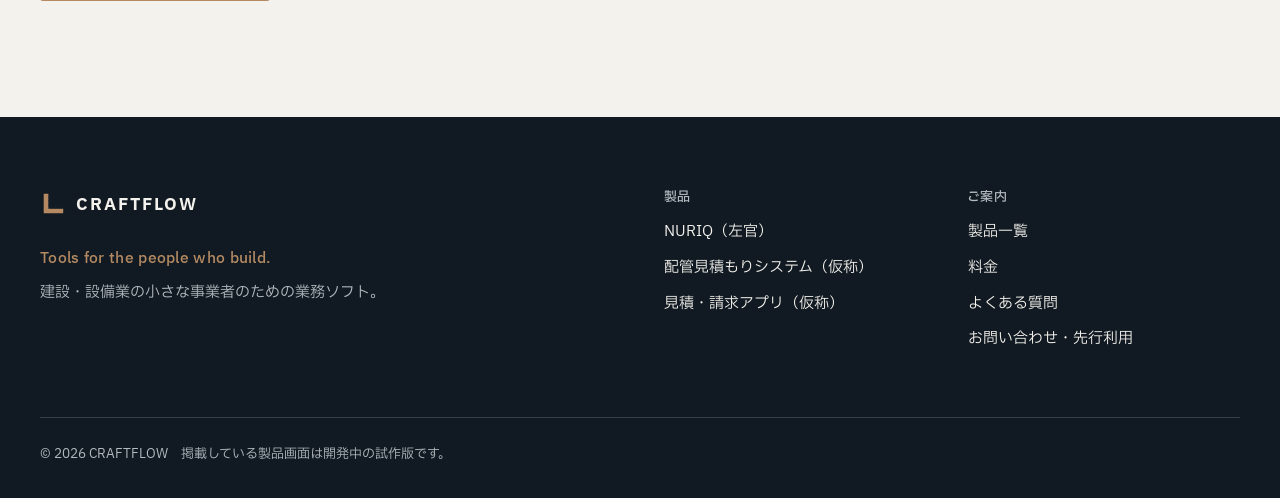
<file: faq.html>
<!doctype html>
<html lang="ja">
<head>
<meta charset="utf-8">
<meta name="viewport" content="width=device-width, initial-scale=1">
<title>よくある質問｜CRAFTFLOW</title>
<meta name="description" content="CRAFTFLOW製品の利用条件、対応端末、料金、無料体験、データの保存、サポートなどについてのよくある質問です。">
<link rel="canonical" href="https://co-30.github.io/craftflow-website/faq.html">
<meta property="og:type" content="article">
<meta property="og:site_name" content="CRAFTFLOW">
<meta property="og:title" content="よくある質問｜CRAFTFLOW">
<meta property="og:description" content="CRAFTFLOW製品の利用条件、対応端末、料金、無料体験、データの保存、サポートなどについてのよくある質問です。">
<meta property="og:url" content="https://co-30.github.io/craftflow-website/faq.html">
<meta property="og:image" content="https://co-30.github.io/craftflow-website/img/ogp.png">
<meta property="og:locale" content="ja_JP">
<meta name="twitter:card" content="summary_large_image">
<meta name="theme-color" content="#17232E">
<link rel="icon" href="img/favicon.svg" type="image/svg+xml">
<link rel="preconnect" href="https://fonts.googleapis.com">
<link rel="preconnect" href="https://fonts.gstatic.com" crossorigin>
<link rel="stylesheet" href="https://fonts.googleapis.com/css2?family=IBM+Plex+Sans+JP:wght@400;500;700&display=swap">
<link rel="stylesheet" href="css/site.css?v=3">
</head>
<body>
<a class="skip" href="#main">本文へ移動</a>
<header class="site-header">
  <div class="wrap">
    <a class="brand" href="index.html" aria-label="CRAFTFLOW トップページ"><svg class="mark" viewBox="0 0 28 28" aria-hidden="true"><path d="M4 3h5v16h16v5H4z" fill="currentColor"/><path d="M9 7h2.5M9 11h3.5M9 15h2.5M13 19v-2.5M17 19v-3.5M21 19v-2.5" stroke="#17232E" stroke-width="1.2"/></svg><span>CRAFTFLOW</span></a>
    <button class="nav-toggle" type="button" aria-expanded="false" aria-controls="site-nav">メニュー</button>
    <nav id="site-nav" class="site-nav" aria-label="メインメニュー">
      <ul><li><a href="products.html">製品</a></li><li><a href="pricing.html">料金</a></li><li><a href="faq.html" aria-current="page">よくある質問</a></li><li class="nav-cta"><a href="contact.html">お問い合わせ</a></li></ul>
    </nav>
  </div>
</header>
<main id="main">

<section class="page-head"><div class="wrap">
  <p class="breadcrumb"><a href="index.html">ホーム</a><span aria-hidden="true">／</span>よくある質問</p>
  <h1>よくある質問</h1>
  <p class="page-lead">ここにない質問は、お問い合わせからどうぞ。製品ごとの質問は、各製品のページにもあります。</p>
</div></section>
<section class="section"><div class="wrap narrow"><div class="faq"><details><summary>個人事業主でも利用できますか？</summary><div class="answer"><p>はい。CRAFTFLOW の製品は、個人事業主・一人親方・小規模事業者の方に使っていただくことを前提に開発しています。</p></div></details><details><summary>スマートフォンでも使えますか？</summary><div class="answer"><p>見積・請求アプリはスマートフォンでの利用を中心に作っています。NURIQと配管見積もりシステムは、パソコン・タブレットでの作業を中心に、スマートフォンでも表示できる試作版があります。正式な対応環境は提供開始時にご案内します。</p></div></details><details><summary>Windows・Macに対応していますか？</summary><div class="answer"><p>試作版はいずれもWebブラウザ（Google Chromeなど）で動く形で開発しているため、Windows・Macのどちらでも使える見込みです。正式な動作環境は提供開始時にご案内します。</p></div></details><details><summary>無料体験はできますか？</summary><div class="answer"><p>試作版を使った体験（試用）を検討しています。条件や開始時期が決まり次第お知らせします。ご希望の方はお問い合わせください。</p></div></details><details><summary>月額料金はいくらですか？</summary><div class="answer"><p>料金はまだ決まっていません。料金・提供開始時期についてはお問い合わせください。</p></div></details><details><summary>解約はできますか？</summary><div class="answer"><p>契約・解約の条件は、販売開始前に利用規約で定めて公開します。</p></div></details><details><summary>データの保存方法は？</summary><div class="answer"><p>試作版では、図面や書類のデータをお使いの端末のブラウザ内に保存し、CRAFTFLOWのサーバーには送らない作りです（見積・請求アプリは、Googleスプレッドシートとの同期を任意で設定できます）。正式な保存方法は提供開始時にご案内します。なお、このウェブサイト自体にはお客様の情報を保存していません。</p></div></details><details><summary>サポートはありますか？</summary><div class="answer"><p>お問い合わせからのご質問に対応します。提供開始後のサポート内容は製品ごとにご案内します。</p></div></details></div></div></section>
<section class="contact-block"><div class="wrap">
  <div class="contact-inner">
    <h2>ほかに知りたいことがあれば</h2>
    <p>使っている図面や書類、困っている作業など、どんなことでもお問い合わせください。</p>
    <div class="actions"><a class="btn btn-bronze" href="contact.html">先行利用・体験を相談する</a><a class="link" href="faq.html">よくある質問を見る</a></div>
  </div>
</div></section>
</main>
<footer class="site-footer">
  <div class="wrap">
    <div class="footer-top">
      <div class="footer-brand">
        <a class="brand" href="index.html"><svg class="mark" viewBox="0 0 28 28" aria-hidden="true"><path d="M4 3h5v16h16v5H4z" fill="currentColor"/><path d="M9 7h2.5M9 11h3.5M9 15h2.5M13 19v-2.5M17 19v-3.5M21 19v-2.5" stroke="#17232E" stroke-width="1.2"/></svg><span>CRAFTFLOW</span></a>
        <p lang="en" class="motto">Tools for the people who build.</p>
        <p>建設・設備業の小さな事業者のための業務ソフト。</p>
      </div>
      <nav class="footer-nav" aria-label="フッターメニュー">
        <div><h2>製品</h2><ul>
          <li><a href="products/nuriq.html">NURIQ（左官）</a></li>
          <li><a href="products/piping.html">配管見積もりシステム（仮称）</a></li>
          <li><a href="products/estimate.html">見積・請求アプリ（仮称）</a></li>
        </ul></div>
        <div><h2>ご案内</h2><ul>
          <li><a href="products.html">製品一覧</a></li>
          <li><a href="pricing.html">料金</a></li>
          <li><a href="faq.html">よくある質問</a></li>
          <li><a href="contact.html">お問い合わせ・先行利用</a></li>
        </ul></div>
      </nav>
    </div>
    <p class="copyright">&copy; 2026 CRAFTFLOW　掲載している製品画面は開発中の試作版です。</p>
  </div>
</footer>
<script src="js/config.js?v=3"></script>
<script src="js/site.js?v=3"></script>
</body>
</html>
</file>
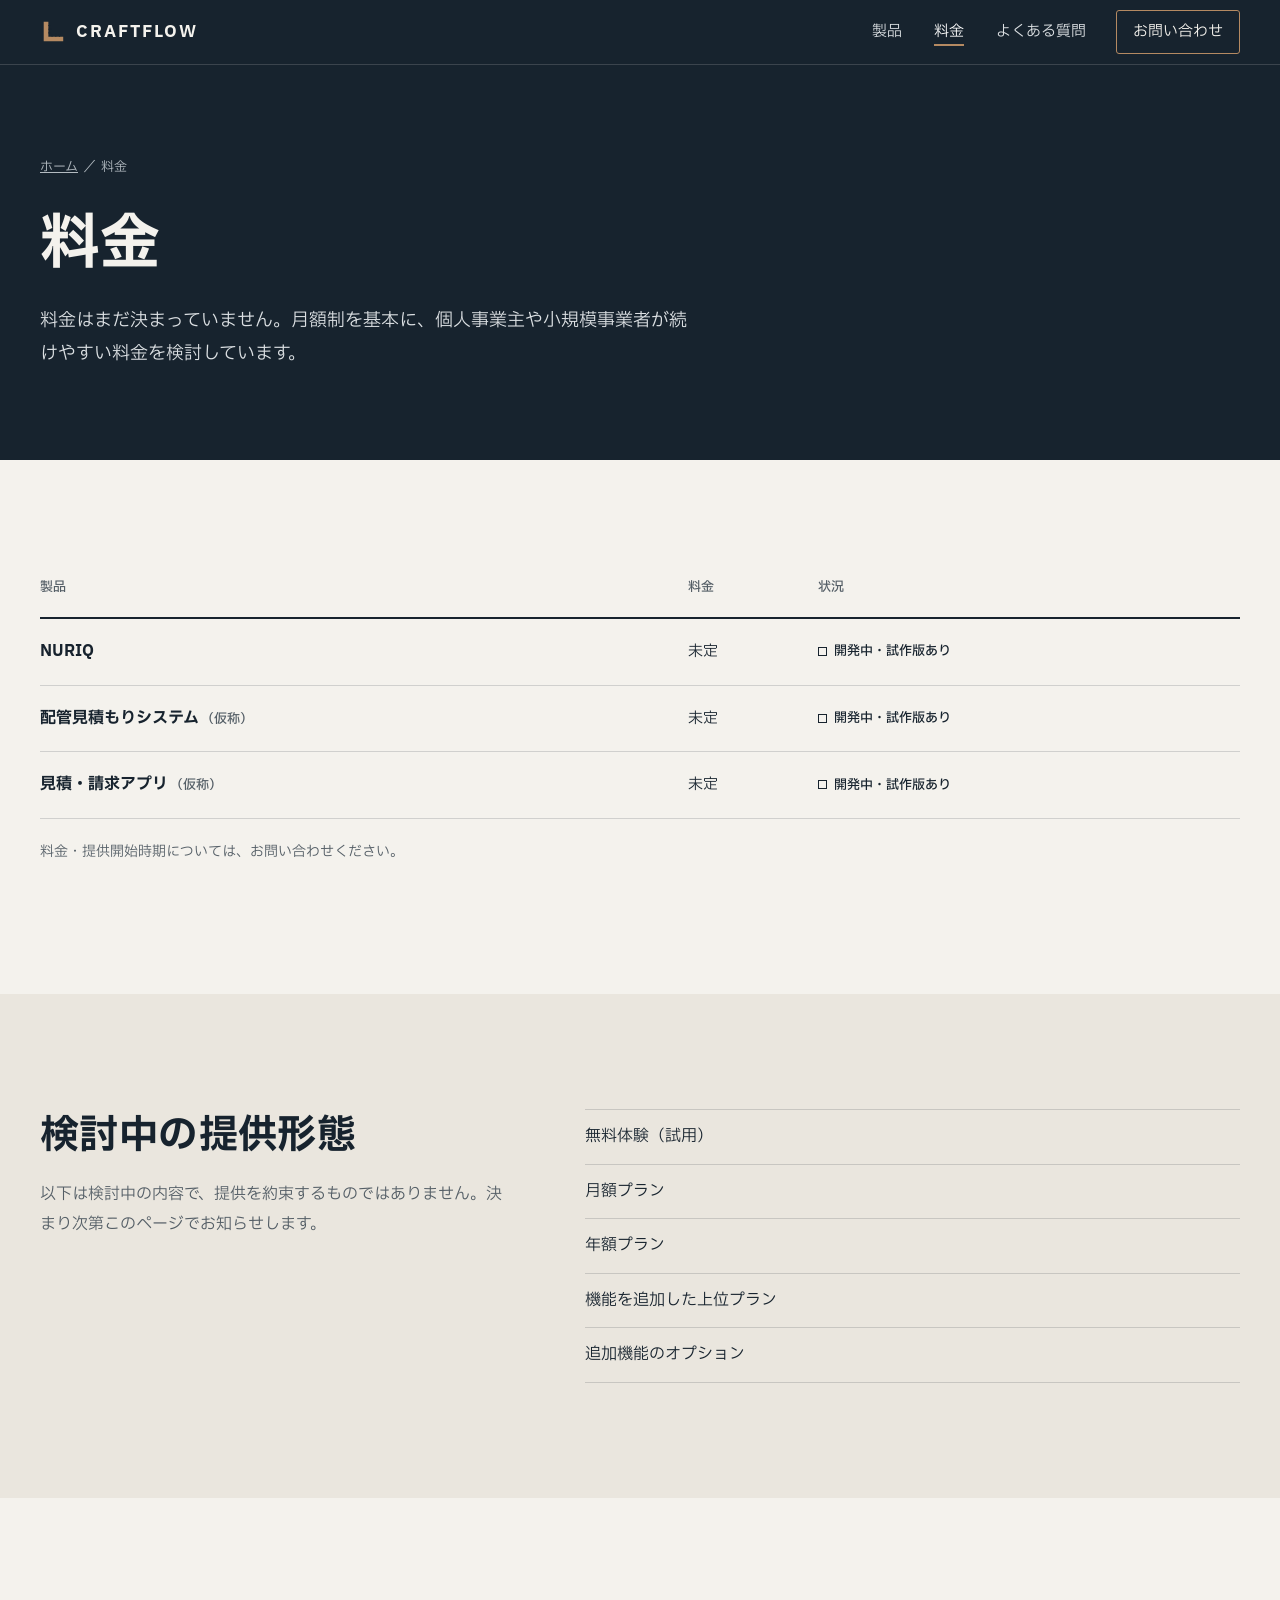
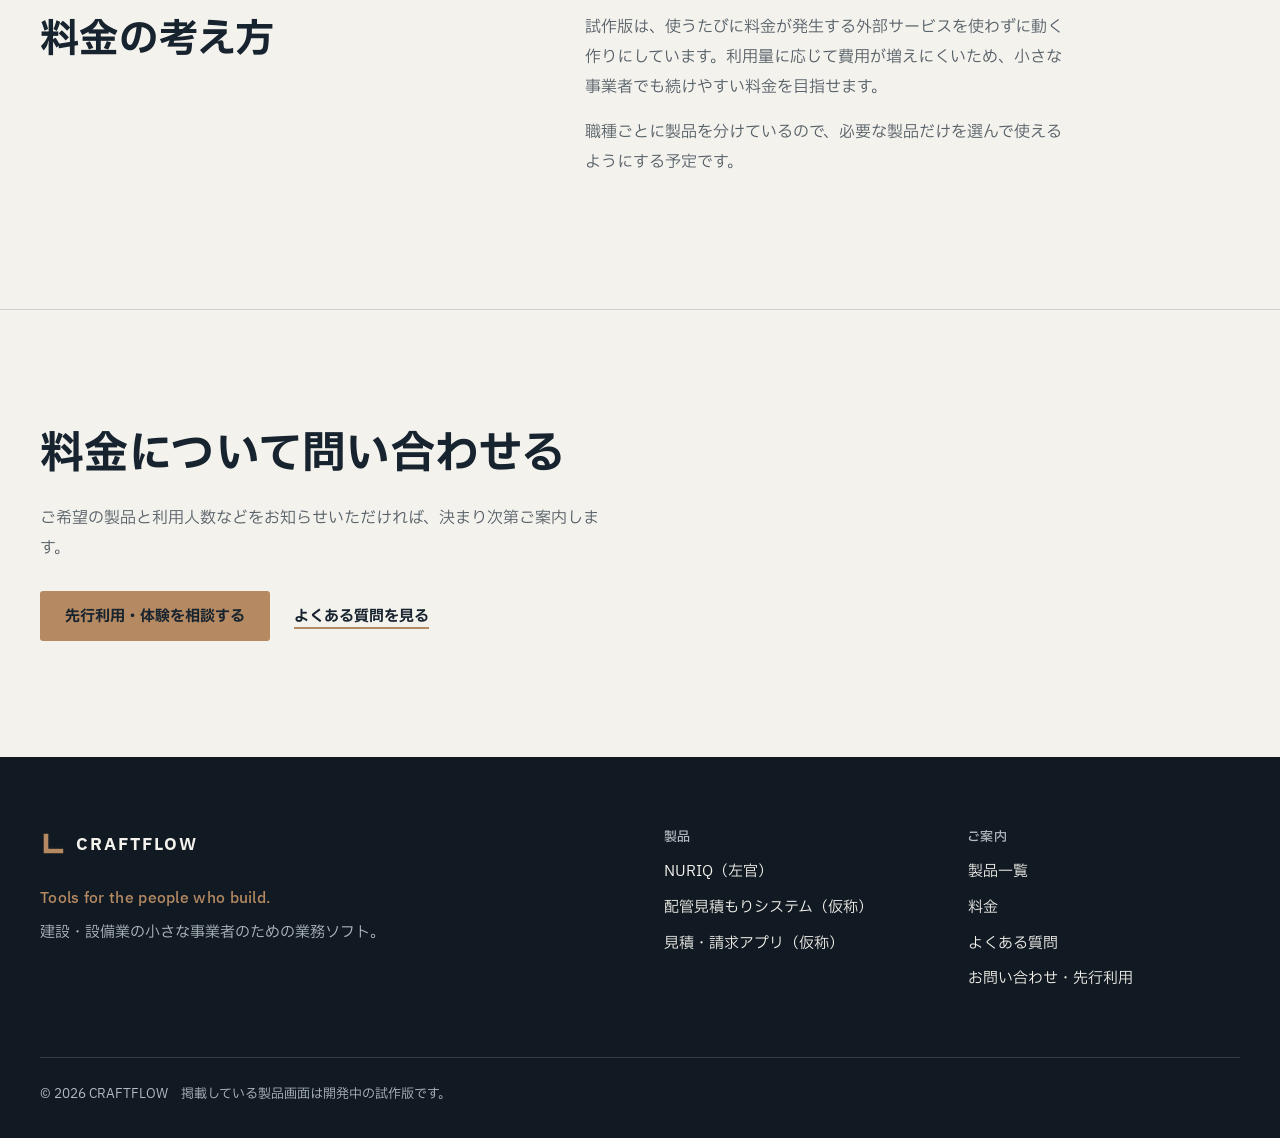
<file: pricing.html>
<!doctype html>
<html lang="ja">
<head>
<meta charset="utf-8">
<meta name="viewport" content="width=device-width, initial-scale=1">
<title>料金｜CRAFTFLOW</title>
<meta name="description" content="CRAFTFLOW製品の料金について。料金は現在検討中です。料金・提供開始時期についてはお問い合わせください。">
<link rel="canonical" href="https://co-30.github.io/craftflow-website/pricing.html">
<meta property="og:type" content="article">
<meta property="og:site_name" content="CRAFTFLOW">
<meta property="og:title" content="料金｜CRAFTFLOW">
<meta property="og:description" content="CRAFTFLOW製品の料金について。料金は現在検討中です。料金・提供開始時期についてはお問い合わせください。">
<meta property="og:url" content="https://co-30.github.io/craftflow-website/pricing.html">
<meta property="og:image" content="https://co-30.github.io/craftflow-website/img/ogp.png">
<meta property="og:locale" content="ja_JP">
<meta name="twitter:card" content="summary_large_image">
<meta name="theme-color" content="#17232E">
<link rel="icon" href="img/favicon.svg" type="image/svg+xml">
<link rel="preconnect" href="https://fonts.googleapis.com">
<link rel="preconnect" href="https://fonts.gstatic.com" crossorigin>
<link rel="stylesheet" href="https://fonts.googleapis.com/css2?family=IBM+Plex+Sans+JP:wght@400;500;700&display=swap">
<link rel="stylesheet" href="css/site.css?v=3">
</head>
<body>
<a class="skip" href="#main">本文へ移動</a>
<header class="site-header">
  <div class="wrap">
    <a class="brand" href="index.html" aria-label="CRAFTFLOW トップページ"><svg class="mark" viewBox="0 0 28 28" aria-hidden="true"><path d="M4 3h5v16h16v5H4z" fill="currentColor"/><path d="M9 7h2.5M9 11h3.5M9 15h2.5M13 19v-2.5M17 19v-3.5M21 19v-2.5" stroke="#17232E" stroke-width="1.2"/></svg><span>CRAFTFLOW</span></a>
    <button class="nav-toggle" type="button" aria-expanded="false" aria-controls="site-nav">メニュー</button>
    <nav id="site-nav" class="site-nav" aria-label="メインメニュー">
      <ul><li><a href="products.html">製品</a></li><li><a href="pricing.html" aria-current="page">料金</a></li><li><a href="faq.html">よくある質問</a></li><li class="nav-cta"><a href="contact.html">お問い合わせ</a></li></ul>
    </nav>
  </div>
</header>
<main id="main">

<section class="page-head"><div class="wrap">
  <p class="breadcrumb"><a href="index.html">ホーム</a><span aria-hidden="true">／</span>料金</p>
  <h1>料金</h1>
  <p class="page-lead">料金はまだ決まっていません。月額制を基本に、個人事業主や小規模事業者が続けやすい料金を検討しています。</p>
</div></section>
<section class="section"><div class="wrap">
  <div class="table-scroll"><table class="price-table">
    <thead><tr><th scope="col">製品</th><th scope="col">料金</th><th scope="col">状況</th></tr></thead>
    <tbody><tr><th scope="row"><a href="products/nuriq.html">NURIQ</a></th><td>未定</td><td><span class="status status-dev">開発中・試作版あり</span></td></tr><tr><th scope="row"><a href="products/piping.html">配管見積もりシステム<span class="kari">（仮称）</span></a></th><td>未定</td><td><span class="status status-dev">開発中・試作版あり</span></td></tr><tr><th scope="row"><a href="products/estimate.html">見積・請求アプリ<span class="kari">（仮称）</span></a></th><td>未定</td><td><span class="status status-dev">開発中・試作版あり</span></td></tr></tbody>
  </table></div>
  <p class="note">料金・提供開始時期については、お問い合わせください。</p>
</div></section>
<section class="section section-alt"><div class="wrap split">
  <div><h2>検討中の提供形態</h2><p>以下は検討中の内容で、提供を約束するものではありません。決まり次第このページでお知らせします。</p></div>
  <ul class="plain-list">
    <li>無料体験（試用）</li><li>月額プラン</li><li>年額プラン</li><li>機能を追加した上位プラン</li><li>追加機能のオプション</li>
  </ul>
</div></section>
<section class="section"><div class="wrap split">
  <div><h2>料金の考え方</h2></div>
  <div class="prose">
    <p>試作版は、使うたびに料金が発生する外部サービスを使わずに動く作りにしています。利用量に応じて費用が増えにくいため、小さな事業者でも続けやすい料金を目指せます。</p>
    <p>職種ごとに製品を分けているので、必要な製品だけを選んで使えるようにする予定です。</p>
  </div>
</div></section>
<section class="contact-block"><div class="wrap">
  <div class="contact-inner">
    <h2>料金について問い合わせる</h2>
    <p>ご希望の製品と利用人数などをお知らせいただければ、決まり次第ご案内します。</p>
    <div class="actions"><a class="btn btn-bronze" href="contact.html">先行利用・体験を相談する</a><a class="link" href="faq.html">よくある質問を見る</a></div>
  </div>
</div></section>
</main>
<footer class="site-footer">
  <div class="wrap">
    <div class="footer-top">
      <div class="footer-brand">
        <a class="brand" href="index.html"><svg class="mark" viewBox="0 0 28 28" aria-hidden="true"><path d="M4 3h5v16h16v5H4z" fill="currentColor"/><path d="M9 7h2.5M9 11h3.5M9 15h2.5M13 19v-2.5M17 19v-3.5M21 19v-2.5" stroke="#17232E" stroke-width="1.2"/></svg><span>CRAFTFLOW</span></a>
        <p lang="en" class="motto">Tools for the people who build.</p>
        <p>建設・設備業の小さな事業者のための業務ソフト。</p>
      </div>
      <nav class="footer-nav" aria-label="フッターメニュー">
        <div><h2>製品</h2><ul>
          <li><a href="products/nuriq.html">NURIQ（左官）</a></li>
          <li><a href="products/piping.html">配管見積もりシステム（仮称）</a></li>
          <li><a href="products/estimate.html">見積・請求アプリ（仮称）</a></li>
        </ul></div>
        <div><h2>ご案内</h2><ul>
          <li><a href="products.html">製品一覧</a></li>
          <li><a href="pricing.html">料金</a></li>
          <li><a href="faq.html">よくある質問</a></li>
          <li><a href="contact.html">お問い合わせ・先行利用</a></li>
        </ul></div>
      </nav>
    </div>
    <p class="copyright">&copy; 2026 CRAFTFLOW　掲載している製品画面は開発中の試作版です。</p>
  </div>
</footer>
<script src="js/config.js?v=3"></script>
<script src="js/site.js?v=3"></script>
</body>
</html>
</file>
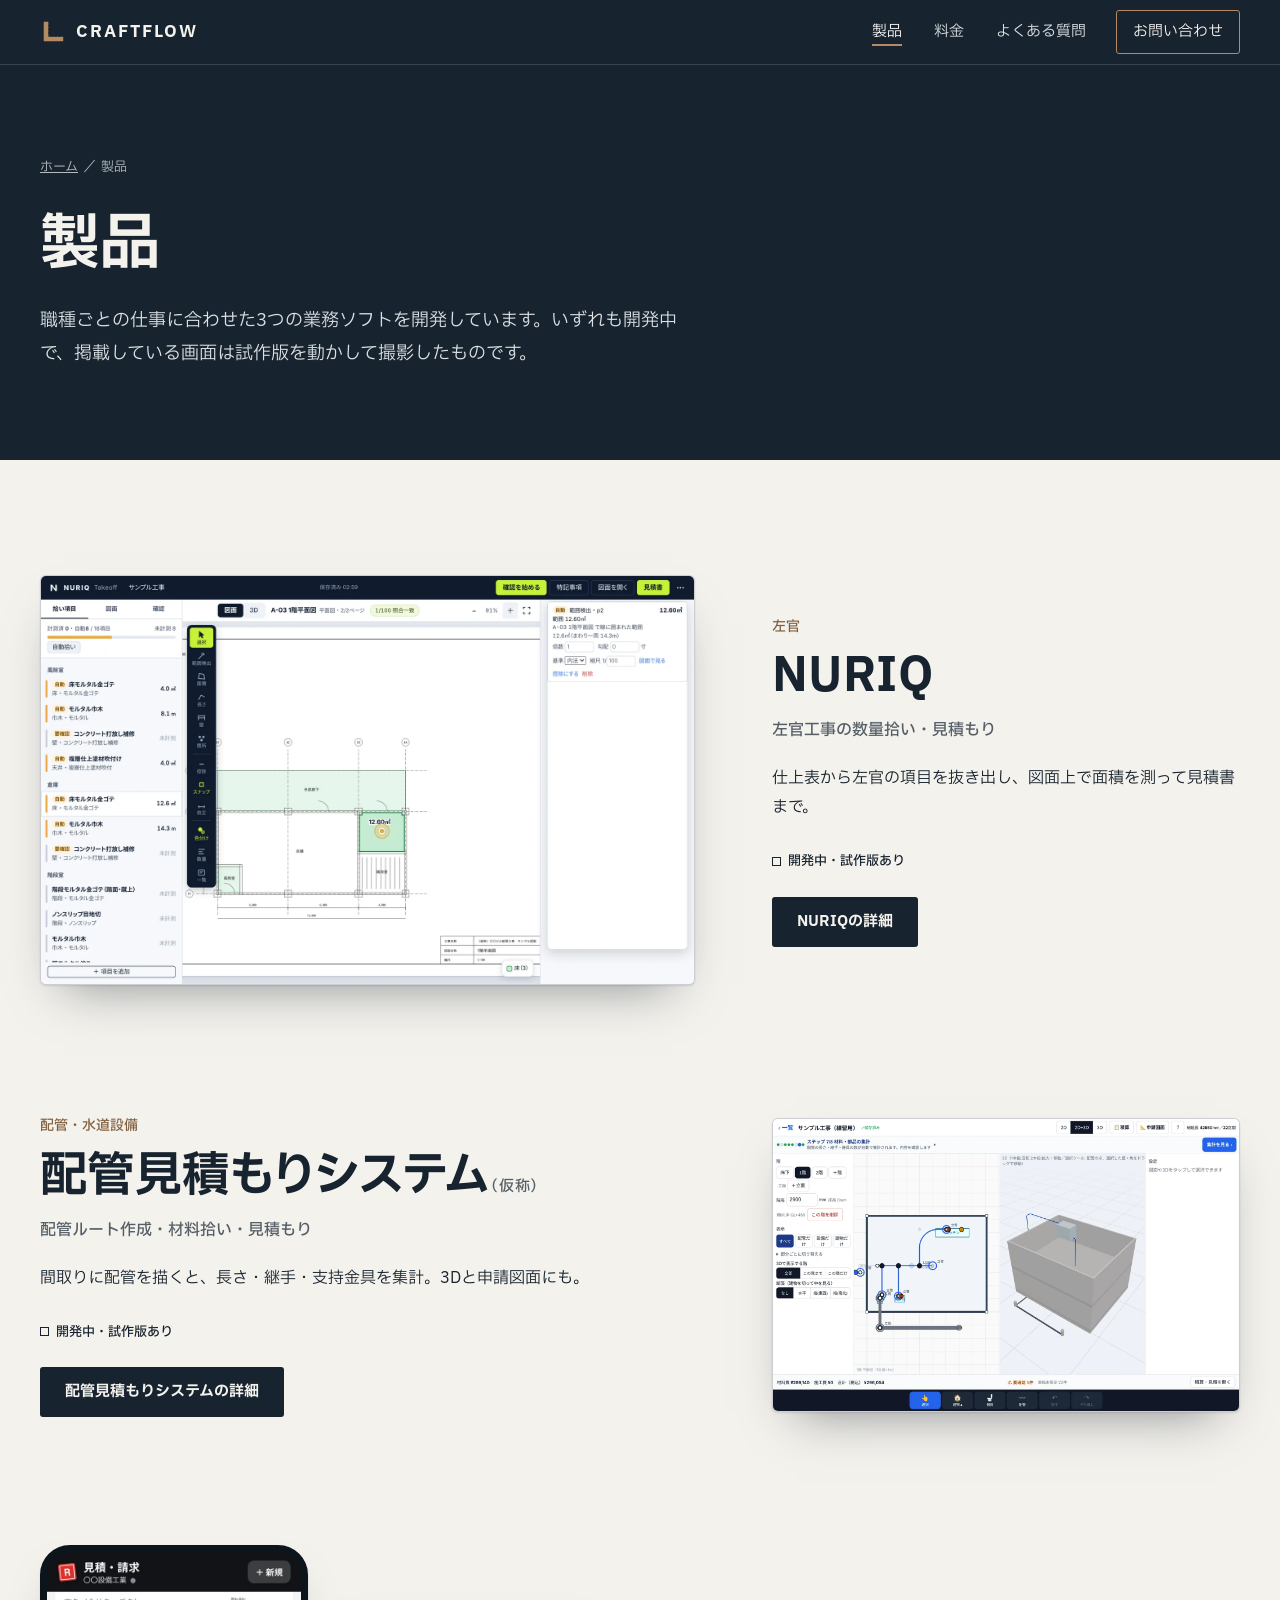
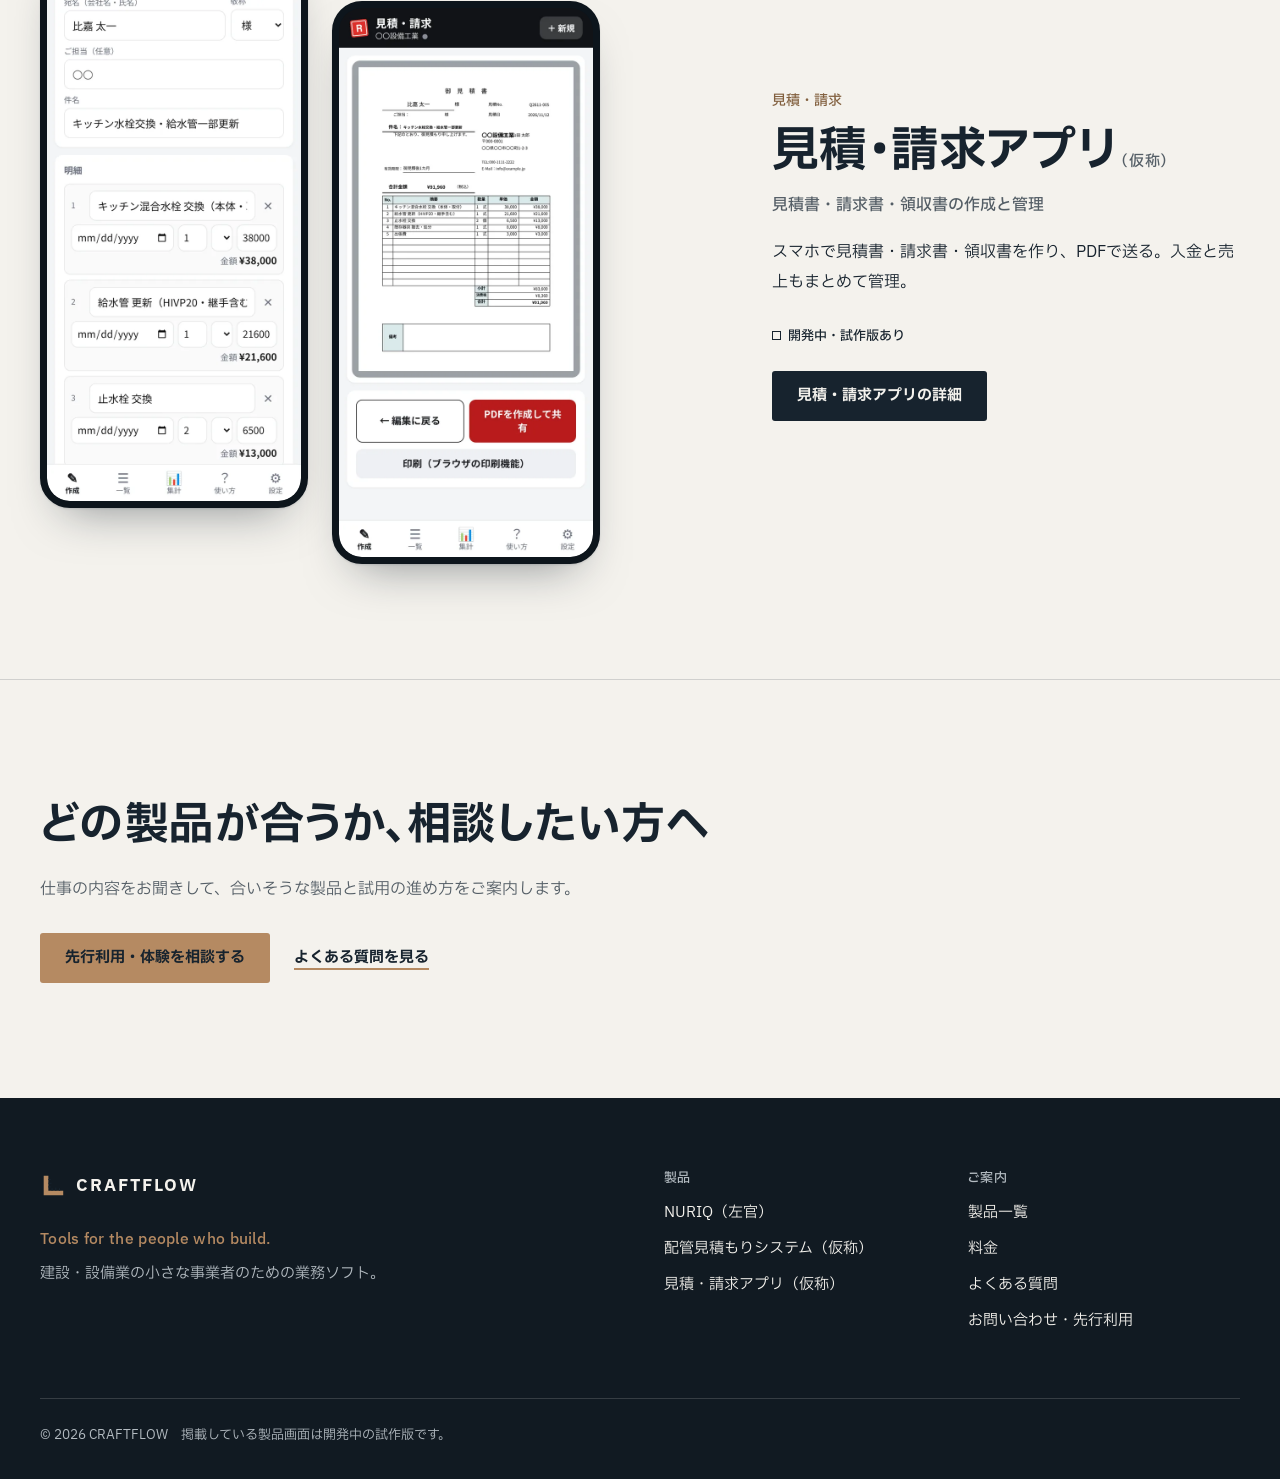
<file: products.html>
<!doctype html>
<html lang="ja">
<head>
<meta charset="utf-8">
<meta name="viewport" content="width=device-width, initial-scale=1">
<title>製品一覧｜CRAFTFLOW</title>
<meta name="description" content="左官工事の数量拾い・見積もりソフトNURIQ、配管見積もりシステム（仮称）、見積・請求アプリ（仮称）。CRAFTFLOWが開発中の3製品の概要です。">
<meta name="keywords" content="左官 見積もり ソフト,配管 見積もり ソフト,建設業 見積書 アプリ">
<link rel="canonical" href="https://co-30.github.io/craftflow-website/products.html">
<meta property="og:type" content="article">
<meta property="og:site_name" content="CRAFTFLOW">
<meta property="og:title" content="製品一覧｜CRAFTFLOW">
<meta property="og:description" content="左官工事の数量拾い・見積もりソフトNURIQ、配管見積もりシステム（仮称）、見積・請求アプリ（仮称）。CRAFTFLOWが開発中の3製品の概要です。">
<meta property="og:url" content="https://co-30.github.io/craftflow-website/products.html">
<meta property="og:image" content="https://co-30.github.io/craftflow-website/img/ogp.png">
<meta property="og:locale" content="ja_JP">
<meta name="twitter:card" content="summary_large_image">
<meta name="theme-color" content="#17232E">
<link rel="icon" href="img/favicon.svg" type="image/svg+xml">
<link rel="preconnect" href="https://fonts.googleapis.com">
<link rel="preconnect" href="https://fonts.gstatic.com" crossorigin>
<link rel="stylesheet" href="https://fonts.googleapis.com/css2?family=IBM+Plex+Sans+JP:wght@400;500;700&display=swap">
<link rel="stylesheet" href="css/site.css?v=3">
</head>
<body>
<a class="skip" href="#main">本文へ移動</a>
<header class="site-header">
  <div class="wrap">
    <a class="brand" href="index.html" aria-label="CRAFTFLOW トップページ"><svg class="mark" viewBox="0 0 28 28" aria-hidden="true"><path d="M4 3h5v16h16v5H4z" fill="currentColor"/><path d="M9 7h2.5M9 11h3.5M9 15h2.5M13 19v-2.5M17 19v-3.5M21 19v-2.5" stroke="#17232E" stroke-width="1.2"/></svg><span>CRAFTFLOW</span></a>
    <button class="nav-toggle" type="button" aria-expanded="false" aria-controls="site-nav">メニュー</button>
    <nav id="site-nav" class="site-nav" aria-label="メインメニュー">
      <ul><li><a href="products.html" aria-current="page">製品</a></li><li><a href="pricing.html">料金</a></li><li><a href="faq.html">よくある質問</a></li><li class="nav-cta"><a href="contact.html">お問い合わせ</a></li></ul>
    </nav>
  </div>
</header>
<main id="main">

<section class="page-head"><div class="wrap">
  <p class="breadcrumb"><a href="index.html">ホーム</a><span aria-hidden="true">／</span>製品</p>
  <h1>製品</h1>
  <p class="page-lead">職種ごとの仕事に合わせた3つの業務ソフトを開発しています。いずれも開発中で、掲載している画面は試作版を動かして撮影したものです。</p>
</div></section>
<section class="section"><div class="wrap product-rows"><article class="product-row">
  <div class="pr-media"><div class="screen"><img src="img/screens/nuriq-plan.webp?v=3" alt="NURIQの試作版の画面" width="1600" height="1000" loading="lazy" decoding="async"></div></div>
  <div class="pr-copy">
    <p class="pf-trade">左官</p>
    <h2 class="pr-name">NURIQ</h2>
    <p class="pr-cat">左官工事の数量拾い・見積もり</p>
    <p>仕上表から左官の項目を抜き出し、図面上で面積を測って見積書まで。</p>
    <p class="pf-status"><span class="status status-dev">開発中・試作版あり</span></p>
    <div class="actions"><a class="btn btn-navy" href="products/nuriq.html">NURIQの詳細</a></div>
  </div>
</article><article class="product-row">
  <div class="pr-media"><div class="screen"><img src="img/screens/piping-plan3d.webp?v=3" alt="配管見積もりシステム（仮称）の試作版の画面" width="1600" height="1000" loading="lazy" decoding="async"></div></div>
  <div class="pr-copy">
    <p class="pf-trade">配管・水道設備</p>
    <h2 class="pr-name">配管見積もりシステム<span class="kari">（仮称）</span></h2>
    <p class="pr-cat">配管ルート作成・材料拾い・見積もり</p>
    <p>間取りに配管を描くと、長さ・継手・支持金具を集計。3Dと申請図面にも。</p>
    <p class="pf-status"><span class="status status-dev">開発中・試作版あり</span></p>
    <div class="actions"><a class="btn btn-navy" href="products/piping.html">配管見積もりシステムの詳細</a></div>
  </div>
</article><article class="product-row">
  <div class="pr-media"><div class="phone-pair"><figure class="phone"><div class="phone-frame"><img src="img/screens/estimate-items.webp?v=3" alt="見積書の明細を入力している画面" width="600" height="1298" loading="lazy" decoding="async"></div></figure><figure class="phone"><div class="phone-frame"><img src="img/screens/estimate-preview.webp?v=3" alt="作成した見積書のプレビュー画面" width="600" height="1298" loading="lazy" decoding="async"></div></figure></div></div>
  <div class="pr-copy">
    <p class="pf-trade">見積・請求</p>
    <h2 class="pr-name">見積・請求アプリ<span class="kari">（仮称）</span></h2>
    <p class="pr-cat">見積書・請求書・領収書の作成と管理</p>
    <p>スマホで見積書・請求書・領収書を作り、PDFで送る。入金と売上もまとめて管理。</p>
    <p class="pf-status"><span class="status status-dev">開発中・試作版あり</span></p>
    <div class="actions"><a class="btn btn-navy" href="products/estimate.html">見積・請求アプリの詳細</a></div>
  </div>
</article></div></section>
<section class="contact-block"><div class="wrap">
  <div class="contact-inner">
    <h2>どの製品が合うか、相談したい方へ</h2>
    <p>仕事の内容をお聞きして、合いそうな製品と試用の進め方をご案内します。</p>
    <div class="actions"><a class="btn btn-bronze" href="contact.html">先行利用・体験を相談する</a><a class="link" href="faq.html">よくある質問を見る</a></div>
  </div>
</div></section>
</main>
<footer class="site-footer">
  <div class="wrap">
    <div class="footer-top">
      <div class="footer-brand">
        <a class="brand" href="index.html"><svg class="mark" viewBox="0 0 28 28" aria-hidden="true"><path d="M4 3h5v16h16v5H4z" fill="currentColor"/><path d="M9 7h2.5M9 11h3.5M9 15h2.5M13 19v-2.5M17 19v-3.5M21 19v-2.5" stroke="#17232E" stroke-width="1.2"/></svg><span>CRAFTFLOW</span></a>
        <p lang="en" class="motto">Tools for the people who build.</p>
        <p>建設・設備業の小さな事業者のための業務ソフト。</p>
      </div>
      <nav class="footer-nav" aria-label="フッターメニュー">
        <div><h2>製品</h2><ul>
          <li><a href="products/nuriq.html">NURIQ（左官）</a></li>
          <li><a href="products/piping.html">配管見積もりシステム（仮称）</a></li>
          <li><a href="products/estimate.html">見積・請求アプリ（仮称）</a></li>
        </ul></div>
        <div><h2>ご案内</h2><ul>
          <li><a href="products.html">製品一覧</a></li>
          <li><a href="pricing.html">料金</a></li>
          <li><a href="faq.html">よくある質問</a></li>
          <li><a href="contact.html">お問い合わせ・先行利用</a></li>
        </ul></div>
      </nav>
    </div>
    <p class="copyright">&copy; 2026 CRAFTFLOW　掲載している製品画面は開発中の試作版です。</p>
  </div>
</footer>
<script src="js/config.js?v=3"></script>
<script src="js/site.js?v=3"></script>
</body>
</html>
</file>
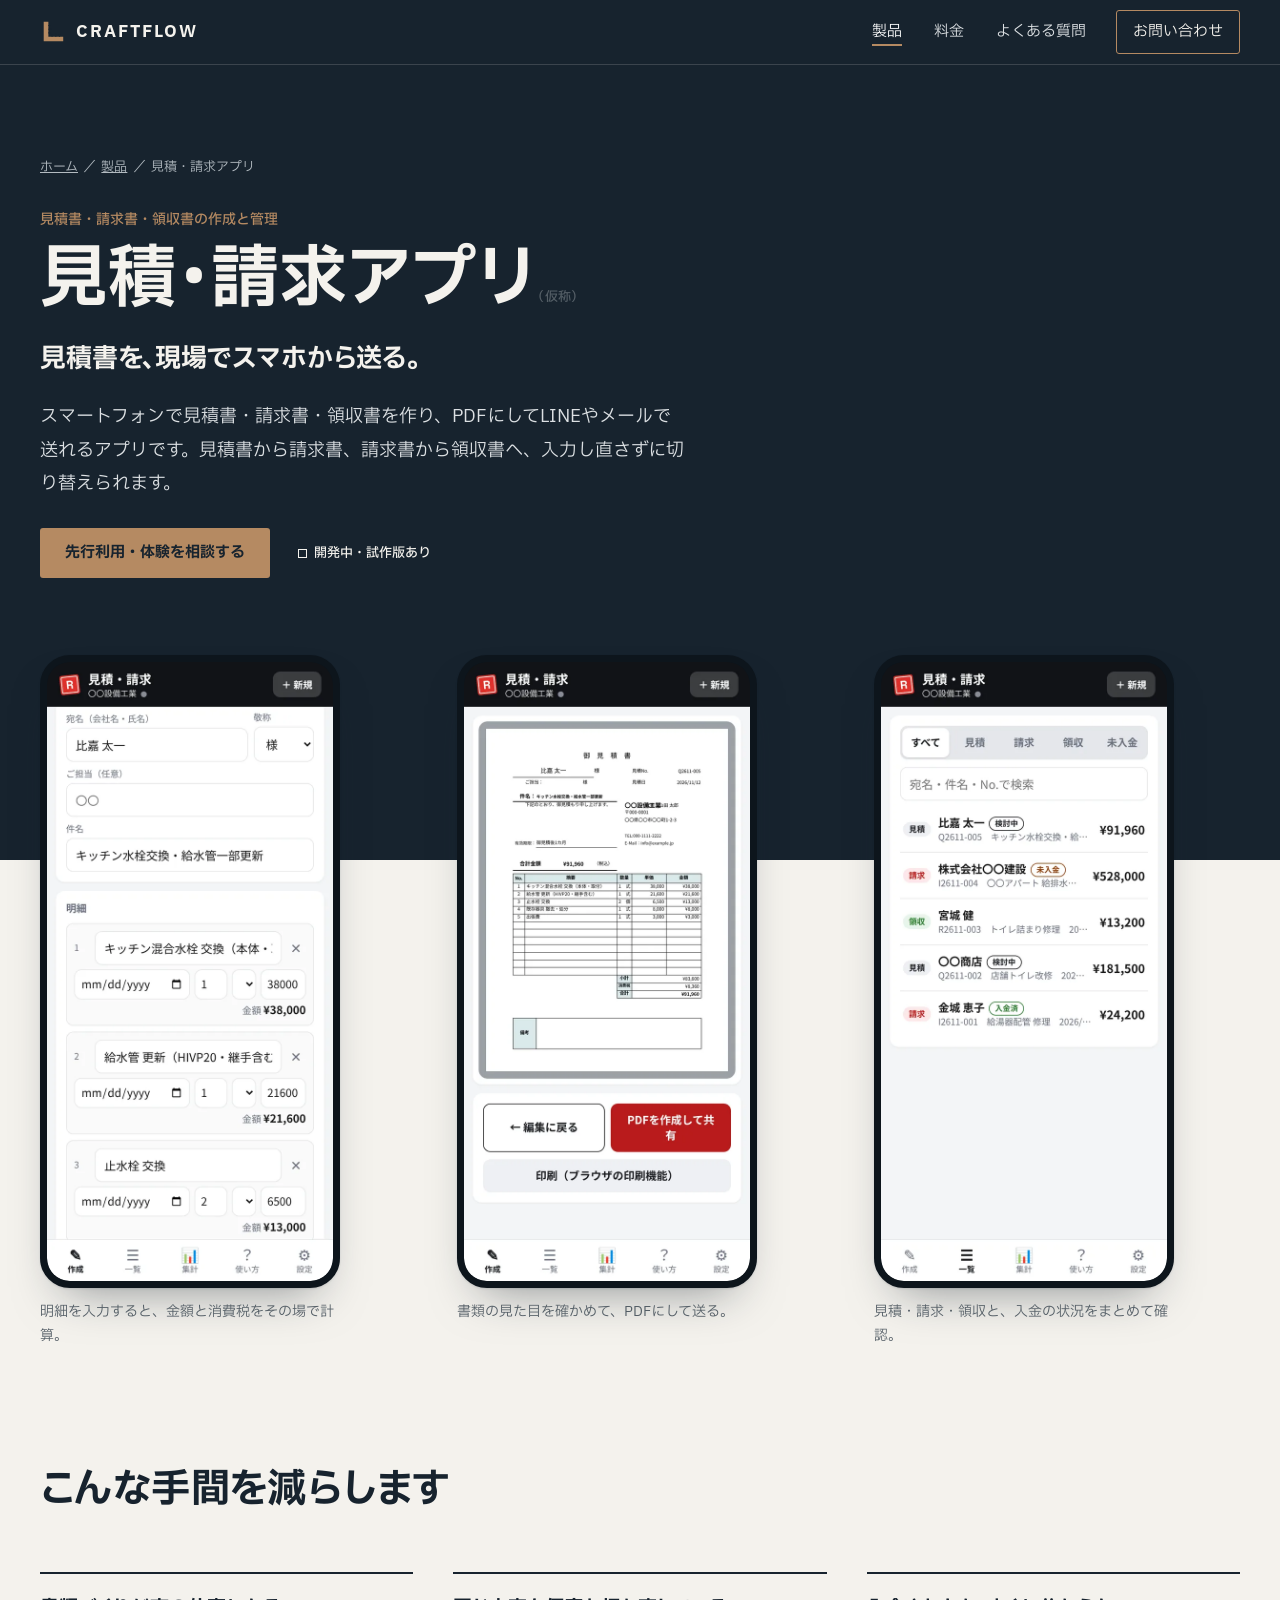
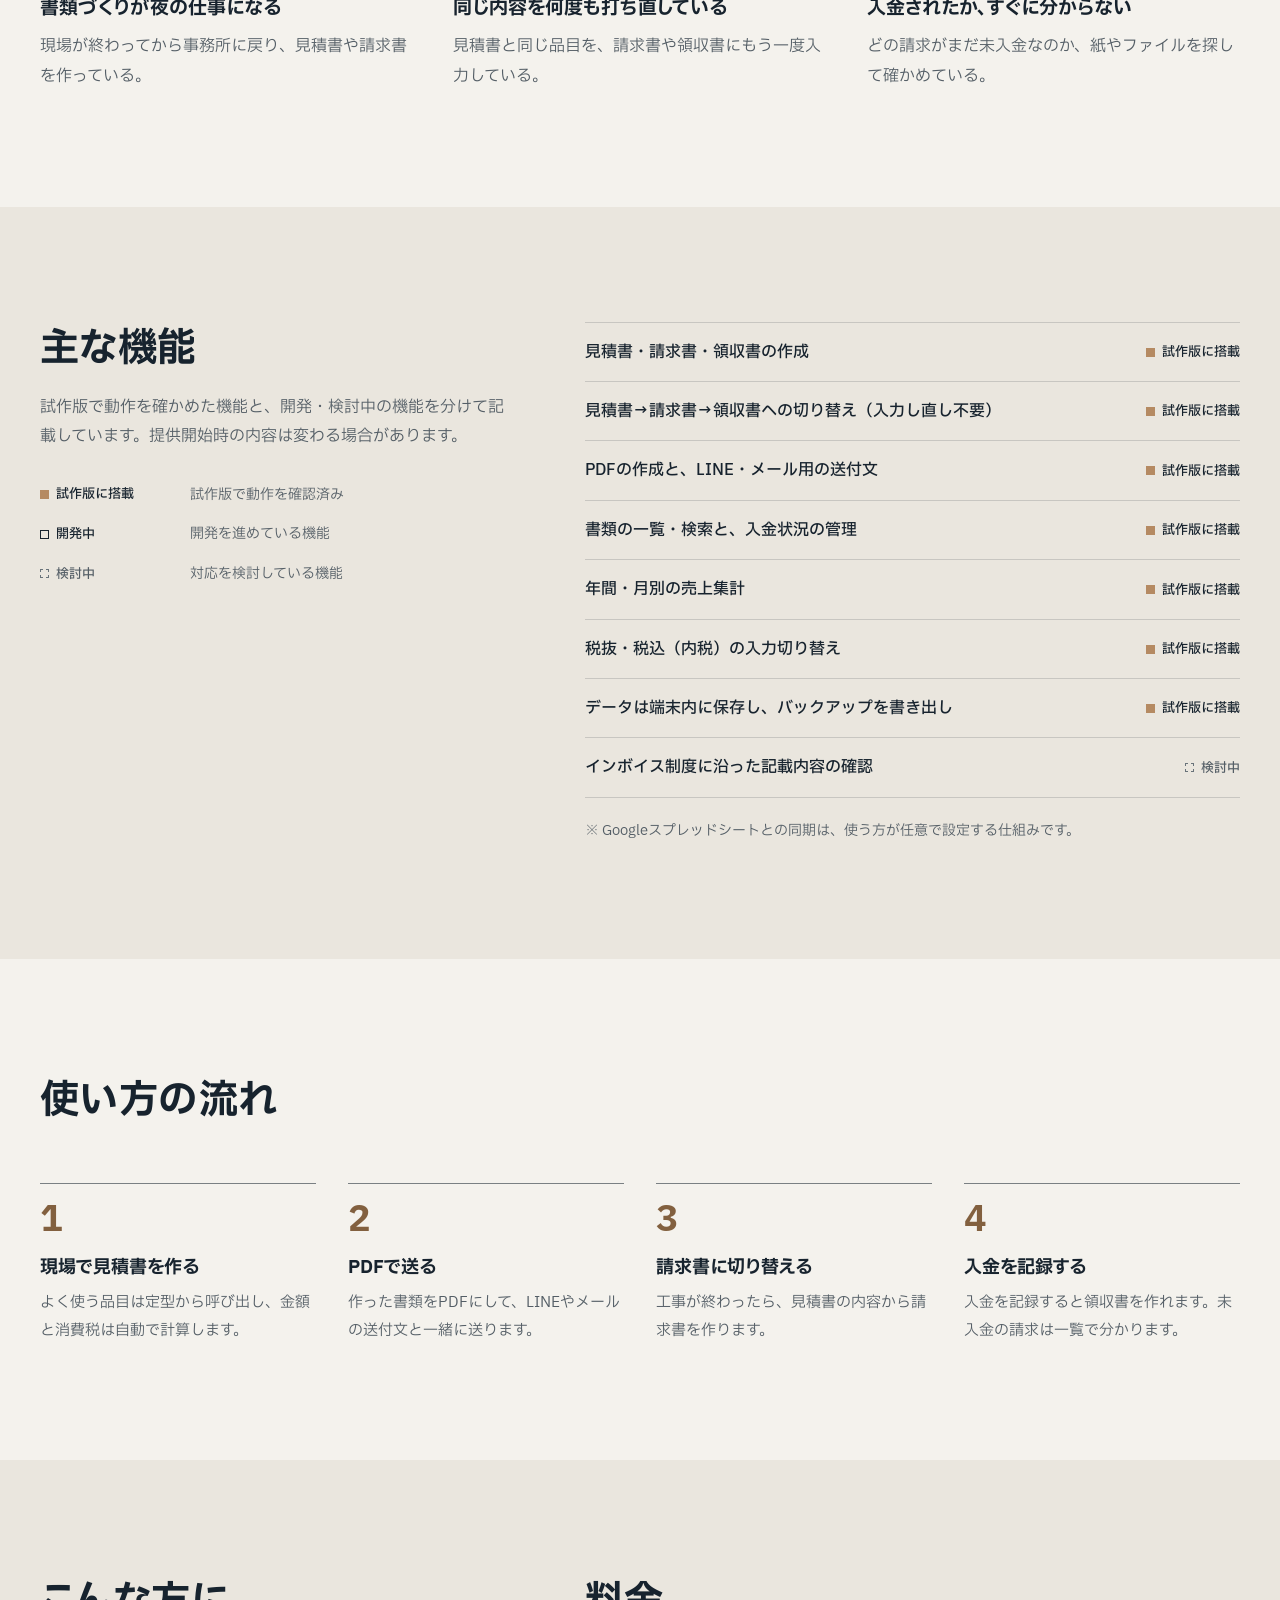
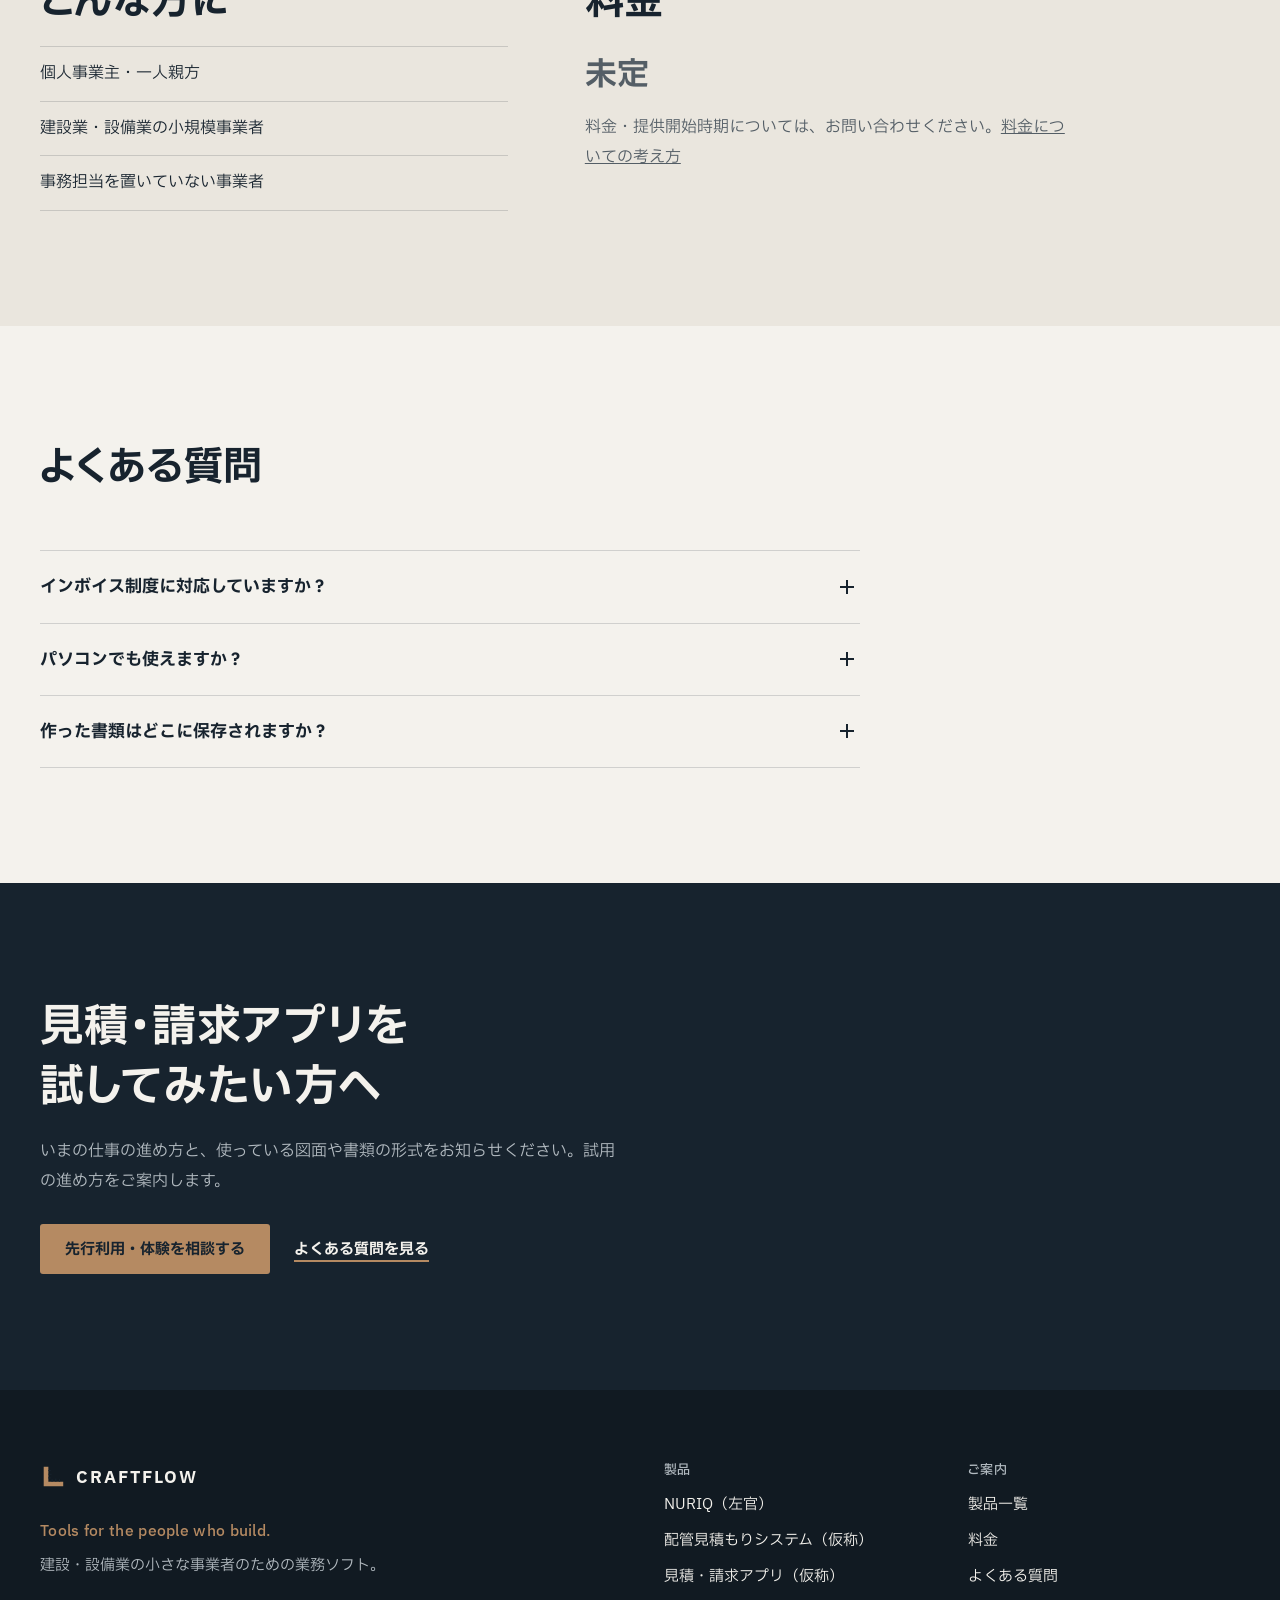
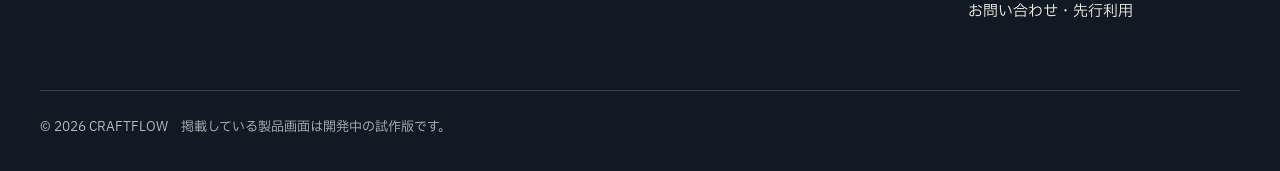
<file: products/estimate.html>
<!doctype html>
<html lang="ja">
<head>
<meta charset="utf-8">
<meta name="viewport" content="width=device-width, initial-scale=1">
<title>見積・請求アプリ（仮称）｜見積書・請求書・領収書の作成と管理｜CRAFTFLOW</title>
<meta name="description" content="スマートフォンで見積書・請求書・領収書を作り、PDFにしてLINEやメールで送れるアプリです。見積書から請求書、請求書から領収書へ、入力し直さずに切り替えられます。（開発中・試作版あり）">
<meta name="keywords" content="建設業 見積書 アプリ,個人事業主 請求書 アプリ,一人親方 見積書,領収書 アプリ スマホ">
<link rel="canonical" href="https://co-30.github.io/craftflow-website/products/estimate.html">
<meta property="og:type" content="article">
<meta property="og:site_name" content="CRAFTFLOW">
<meta property="og:title" content="見積・請求アプリ（仮称）｜見積書・請求書・領収書の作成と管理｜CRAFTFLOW">
<meta property="og:description" content="スマートフォンで見積書・請求書・領収書を作り、PDFにしてLINEやメールで送れるアプリです。見積書から請求書、請求書から領収書へ、入力し直さずに切り替えられます。（開発中・試作版あり）">
<meta property="og:url" content="https://co-30.github.io/craftflow-website/products/estimate.html">
<meta property="og:image" content="https://co-30.github.io/craftflow-website/img/ogp.png">
<meta property="og:locale" content="ja_JP">
<meta name="twitter:card" content="summary_large_image">
<meta name="theme-color" content="#17232E">
<link rel="icon" href="../img/favicon.svg" type="image/svg+xml">
<link rel="preconnect" href="https://fonts.googleapis.com">
<link rel="preconnect" href="https://fonts.gstatic.com" crossorigin>
<link rel="stylesheet" href="https://fonts.googleapis.com/css2?family=IBM+Plex+Sans+JP:wght@400;500;700&display=swap">
<link rel="stylesheet" href="../css/site.css?v=3">
</head>
<body>
<a class="skip" href="#main">本文へ移動</a>
<header class="site-header">
  <div class="wrap">
    <a class="brand" href="../index.html" aria-label="CRAFTFLOW トップページ"><svg class="mark" viewBox="0 0 28 28" aria-hidden="true"><path d="M4 3h5v16h16v5H4z" fill="currentColor"/><path d="M9 7h2.5M9 11h3.5M9 15h2.5M13 19v-2.5M17 19v-3.5M21 19v-2.5" stroke="#17232E" stroke-width="1.2"/></svg><span>CRAFTFLOW</span></a>
    <button class="nav-toggle" type="button" aria-expanded="false" aria-controls="site-nav">メニュー</button>
    <nav id="site-nav" class="site-nav" aria-label="メインメニュー">
      <ul><li><a href="../products.html" aria-current="page">製品</a></li><li><a href="../pricing.html">料金</a></li><li><a href="../faq.html">よくある質問</a></li><li class="nav-cta"><a href="../contact.html">お問い合わせ</a></li></ul>
    </nav>
  </div>
</header>
<main id="main">

<section class="page-head product-head has-overlap"><div class="wrap">
  <p class="breadcrumb"><a href="../index.html">ホーム</a><span aria-hidden="true">／</span><a href="../products.html">製品</a><span aria-hidden="true">／</span>見積・請求アプリ</p>
  <p class="pf-trade">見積書・請求書・領収書の作成と管理</p>
  <h1 class="product-title is-long">見積・請求アプリ<span class="kari">（仮称）</span></h1>
  <p class="pf-catch">見積書を、現場でスマホから送る。</p>
  <p class="page-lead">スマートフォンで見積書・請求書・領収書を作り、PDFにしてLINEやメールで送れるアプリです。見積書から請求書、請求書から領収書へ、入力し直さずに切り替えられます。</p>
  <div class="actions">
    <a class="btn btn-bronze" href="../contact.html?product=見積・請求アプリ">先行利用・体験を相談する</a>
    <span class="status status-dev">開発中・試作版あり</span>
  </div>
</div>
</section>
<div class="shot-overlap"><div class="wrap detail-phones"><figure class="phone"><div class="phone-frame"><img src="../img/screens/estimate-items.webp?v=3" alt="見積書の明細を入力している画面" width="600" height="1298" loading="lazy" decoding="async"></div><figcaption>明細を入力すると、金額と消費税をその場で計算。</figcaption></figure><figure class="phone"><div class="phone-frame"><img src="../img/screens/estimate-preview.webp?v=3" alt="作成した見積書のプレビュー画面" width="600" height="1298" loading="lazy" decoding="async"></div><figcaption>書類の見た目を確かめて、PDFにして送る。</figcaption></figure><figure class="phone"><div class="phone-frame"><img src="../img/screens/estimate-list.webp?v=3" alt="見積・請求・領収の書類一覧と入金状況" width="600" height="1298" loading="lazy" decoding="async"></div><figcaption>見積・請求・領収と、入金の状況をまとめて確認。</figcaption></figure></div></div>

<section class="section" aria-labelledby="h-problems"><div class="wrap">
  <div class="section-head"><h2 id="h-problems">こんな手間を減らします</h2></div>
  <ul class="problem-list"><li><h3>書類づくりが夜の仕事になる</h3><p>現場が終わってから事務所に戻り、見積書や請求書を作っている。</p></li><li><h3>同じ内容を何度も打ち直している</h3><p>見積書と同じ品目を、請求書や領収書にもう一度入力している。</p></li><li><h3>入金されたか、すぐに分からない</h3><p>どの請求がまだ未入金なのか、紙やファイルを探して確かめている。</p></li></ul>
</div></section>

<section class="section section-alt" aria-labelledby="h-features"><div class="wrap split">
  <div>
    <h2 id="h-features">主な機能</h2>
    <p>試作版で動作を確かめた機能と、開発・検討中の機能を分けて記載しています。提供開始時の内容は変わる場合があります。</p>
    <dl class="status-key">
      <div><dt><span class="status status-proto">試作版に搭載</span></dt><dd>試作版で動作を確認済み</dd></div>
      <div><dt><span class="status status-dev">開発中</span></dt><dd>開発を進めている機能</dd></div>
      <div><dt><span class="status status-plan">検討中</span></dt><dd>対応を検討している機能</dd></div>
    </dl>
  </div>
  <div>
    <ul class="feature-list"><li><span>見積書・請求書・領収書の作成</span><span class="status status-proto">試作版に搭載</span></li><li><span>見積書→請求書→領収書への切り替え（入力し直し不要）</span><span class="status status-proto">試作版に搭載</span></li><li><span>PDFの作成と、LINE・メール用の送付文</span><span class="status status-proto">試作版に搭載</span></li><li><span>書類の一覧・検索と、入金状況の管理</span><span class="status status-proto">試作版に搭載</span></li><li><span>年間・月別の売上集計</span><span class="status status-proto">試作版に搭載</span></li><li><span>税抜・税込（内税）の入力切り替え</span><span class="status status-proto">試作版に搭載</span></li><li><span>データは端末内に保存し、バックアップを書き出し</span><span class="status status-proto">試作版に搭載</span></li><li><span>インボイス制度に沿った記載内容の確認</span><span class="status status-plan">検討中</span></li></ul>
    <ul class="notes"><li>Googleスプレッドシートとの同期は、使う方が任意で設定する仕組みです。</li></ul>
  </div>
</div></section>



<section class="section" aria-labelledby="h-flow"><div class="wrap">
  <div class="section-head"><h2 id="h-flow">使い方の流れ</h2></div>
  <ol class="flow"><li><h3>現場で見積書を作る</h3><p>よく使う品目は定型から呼び出し、金額と消費税は自動で計算します。</p></li><li><h3>PDFで送る</h3><p>作った書類をPDFにして、LINEやメールの送付文と一緒に送ります。</p></li><li><h3>請求書に切り替える</h3><p>工事が終わったら、見積書の内容から請求書を作ります。</p></li><li><h3>入金を記録する</h3><p>入金を記録すると領収書を作れます。未入金の請求は一覧で分かります。</p></li></ol>
</div></section>

<section class="section section-alt"><div class="wrap split">
  <div><h2>こんな方に</h2><ul class="plain-list"><li>個人事業主・一人親方</li><li>建設業・設備業の小規模事業者</li><li>事務担当を置いていない事業者</li></ul></div>
  <div><h2>料金</h2><p class="price-tbd">未定</p><p>料金・提供開始時期については、お問い合わせください。<a href="../pricing.html">料金についての考え方</a></p></div>
</div></section>

<section class="section" aria-labelledby="h-pfaq"><div class="wrap narrow">
  <div class="section-head"><h2 id="h-pfaq">よくある質問</h2></div>
  <div class="faq"><details><summary>インボイス制度に対応していますか？</summary><div class="answer"><p>試作版には登録番号を入力する欄がありますが、制度に沿った記載内容の確認はこれからです。対応内容は提供開始時にご案内します。</p></div></details><details><summary>パソコンでも使えますか？</summary><div class="answer"><p>ブラウザで動くアプリのため、パソコンでも開けます。画面はスマートフォンでの操作を中心に作っています。</p></div></details><details><summary>作った書類はどこに保存されますか？</summary><div class="answer"><p>試作版では、使っている端末のブラウザの中に保存されます。設定画面からバックアップ用のファイルを書き出せます。</p></div></details></div>
</div></section>
<section class="contact-block is-dark"><div class="wrap">
  <div class="contact-inner">
    <h2><span class="nb">見積・請求アプリを</span><span class="nb">試してみたい方へ</span></h2>
    <p>いまの仕事の進め方と、使っている図面や書類の形式をお知らせください。試用の進め方をご案内します。</p>
    <div class="actions"><a class="btn btn-bronze" href="../contact.html?product=見積・請求アプリ">先行利用・体験を相談する</a><a class="link" href="../faq.html">よくある質問を見る</a></div>
  </div>
</div></section>
</main>
<footer class="site-footer">
  <div class="wrap">
    <div class="footer-top">
      <div class="footer-brand">
        <a class="brand" href="../index.html"><svg class="mark" viewBox="0 0 28 28" aria-hidden="true"><path d="M4 3h5v16h16v5H4z" fill="currentColor"/><path d="M9 7h2.5M9 11h3.5M9 15h2.5M13 19v-2.5M17 19v-3.5M21 19v-2.5" stroke="#17232E" stroke-width="1.2"/></svg><span>CRAFTFLOW</span></a>
        <p lang="en" class="motto">Tools for the people who build.</p>
        <p>建設・設備業の小さな事業者のための業務ソフト。</p>
      </div>
      <nav class="footer-nav" aria-label="フッターメニュー">
        <div><h2>製品</h2><ul>
          <li><a href="../products/nuriq.html">NURIQ（左官）</a></li>
          <li><a href="../products/piping.html">配管見積もりシステム（仮称）</a></li>
          <li><a href="../products/estimate.html">見積・請求アプリ（仮称）</a></li>
        </ul></div>
        <div><h2>ご案内</h2><ul>
          <li><a href="../products.html">製品一覧</a></li>
          <li><a href="../pricing.html">料金</a></li>
          <li><a href="../faq.html">よくある質問</a></li>
          <li><a href="../contact.html">お問い合わせ・先行利用</a></li>
        </ul></div>
      </nav>
    </div>
    <p class="copyright">&copy; 2026 CRAFTFLOW　掲載している製品画面は開発中の試作版です。</p>
  </div>
</footer>
<script src="../js/config.js?v=3"></script>
<script src="../js/site.js?v=3"></script>
</body>
</html>
</file>
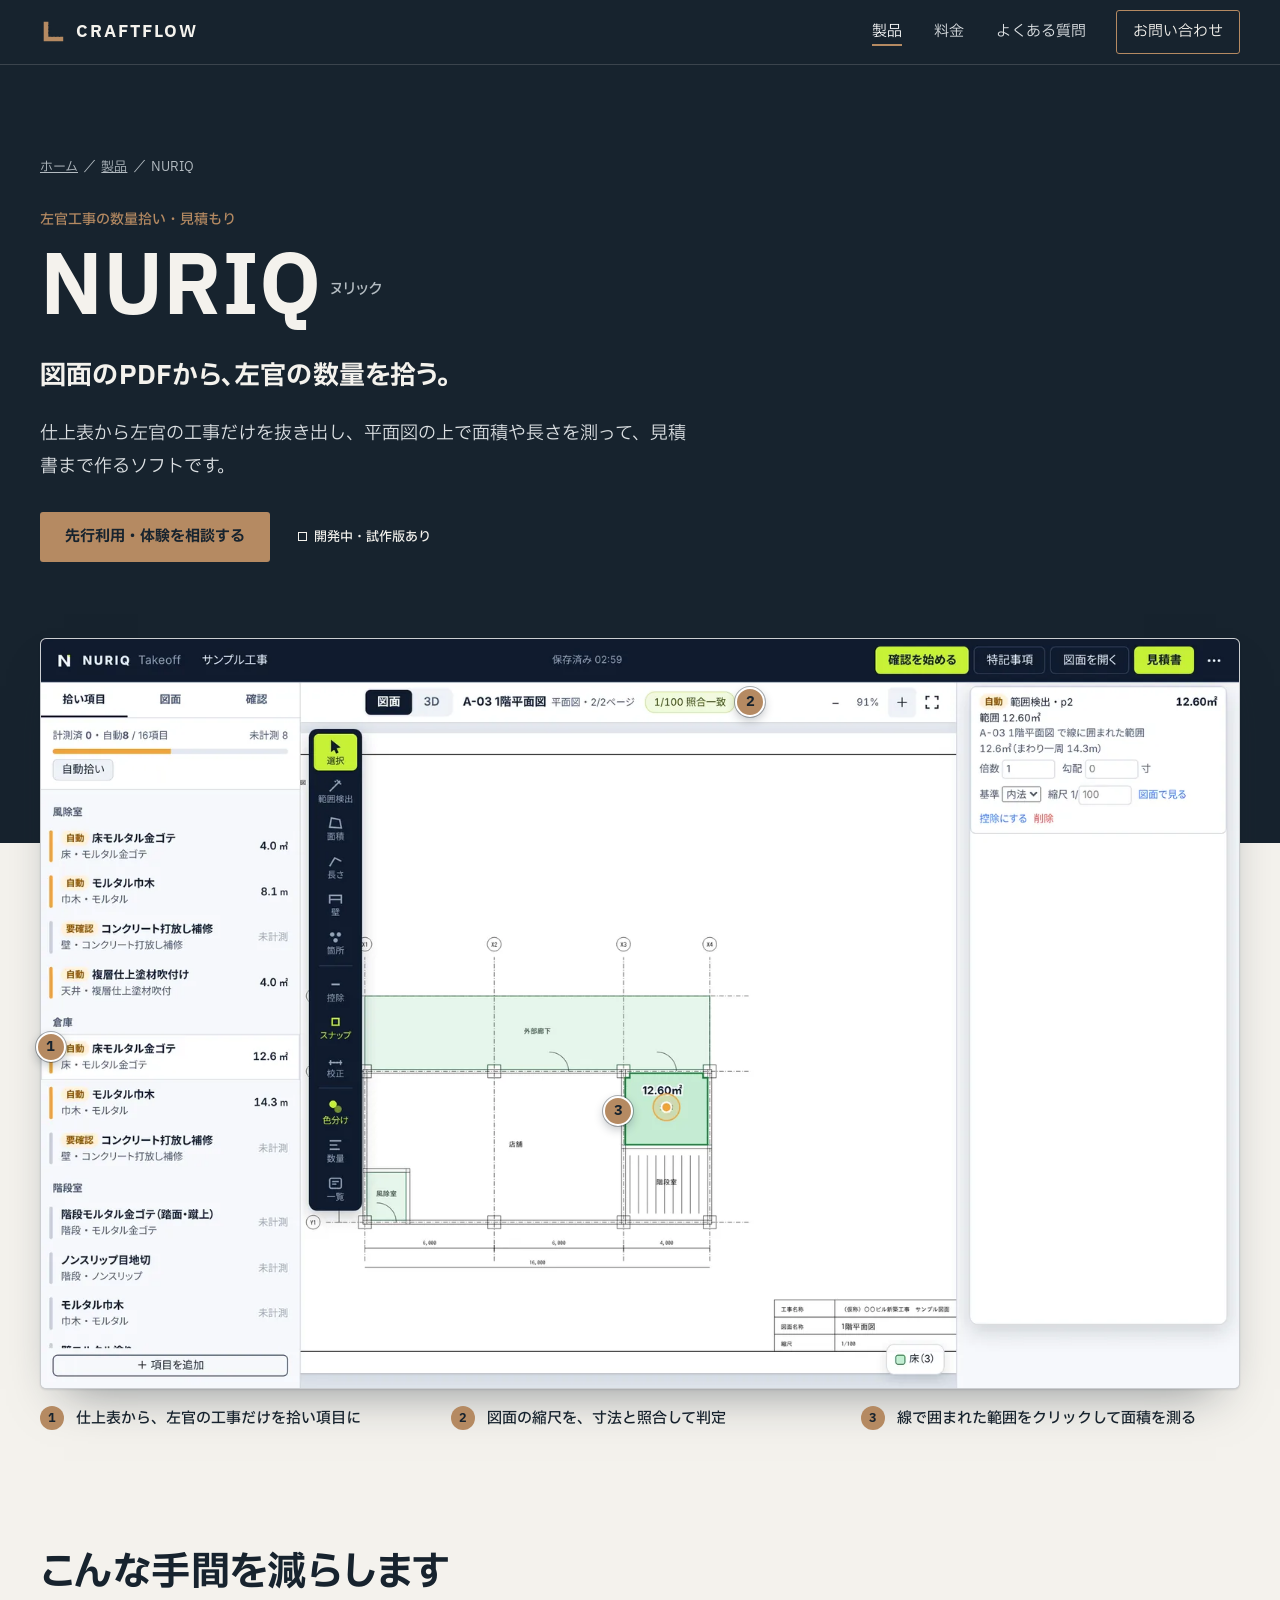
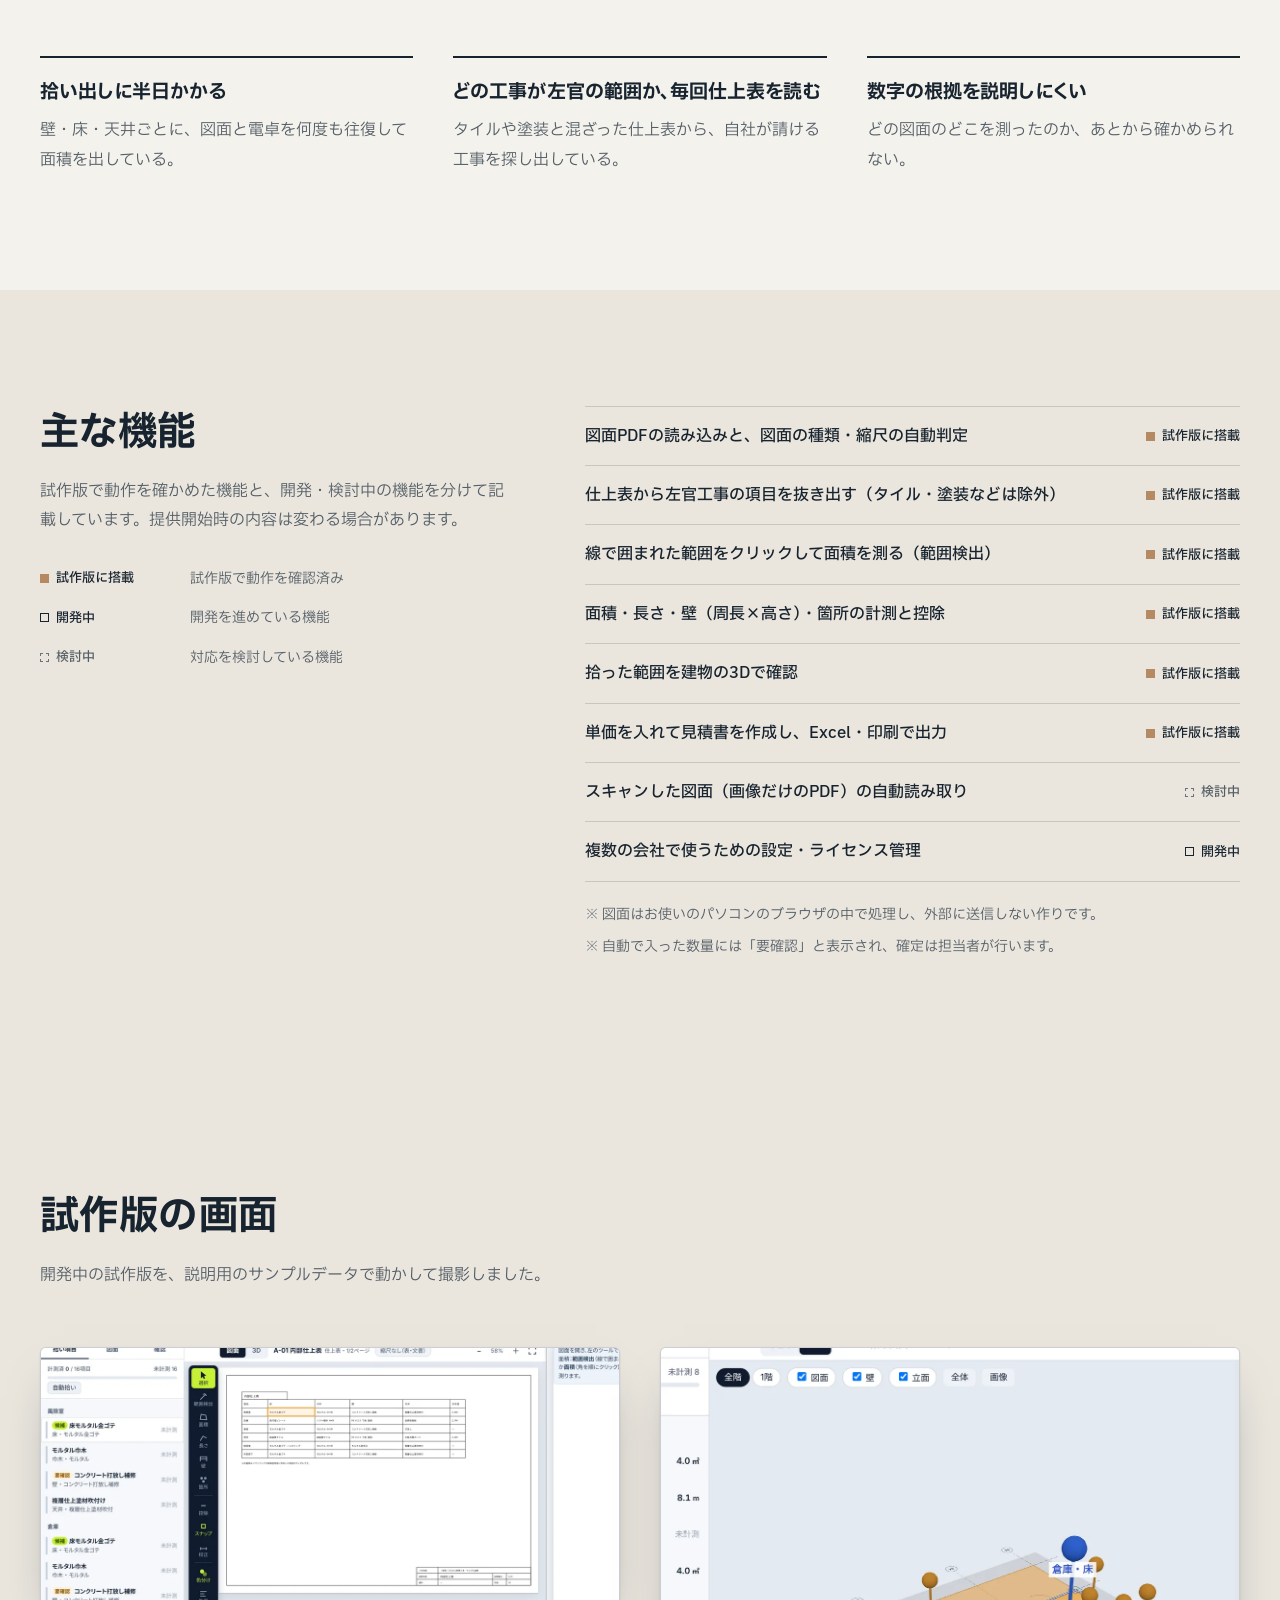
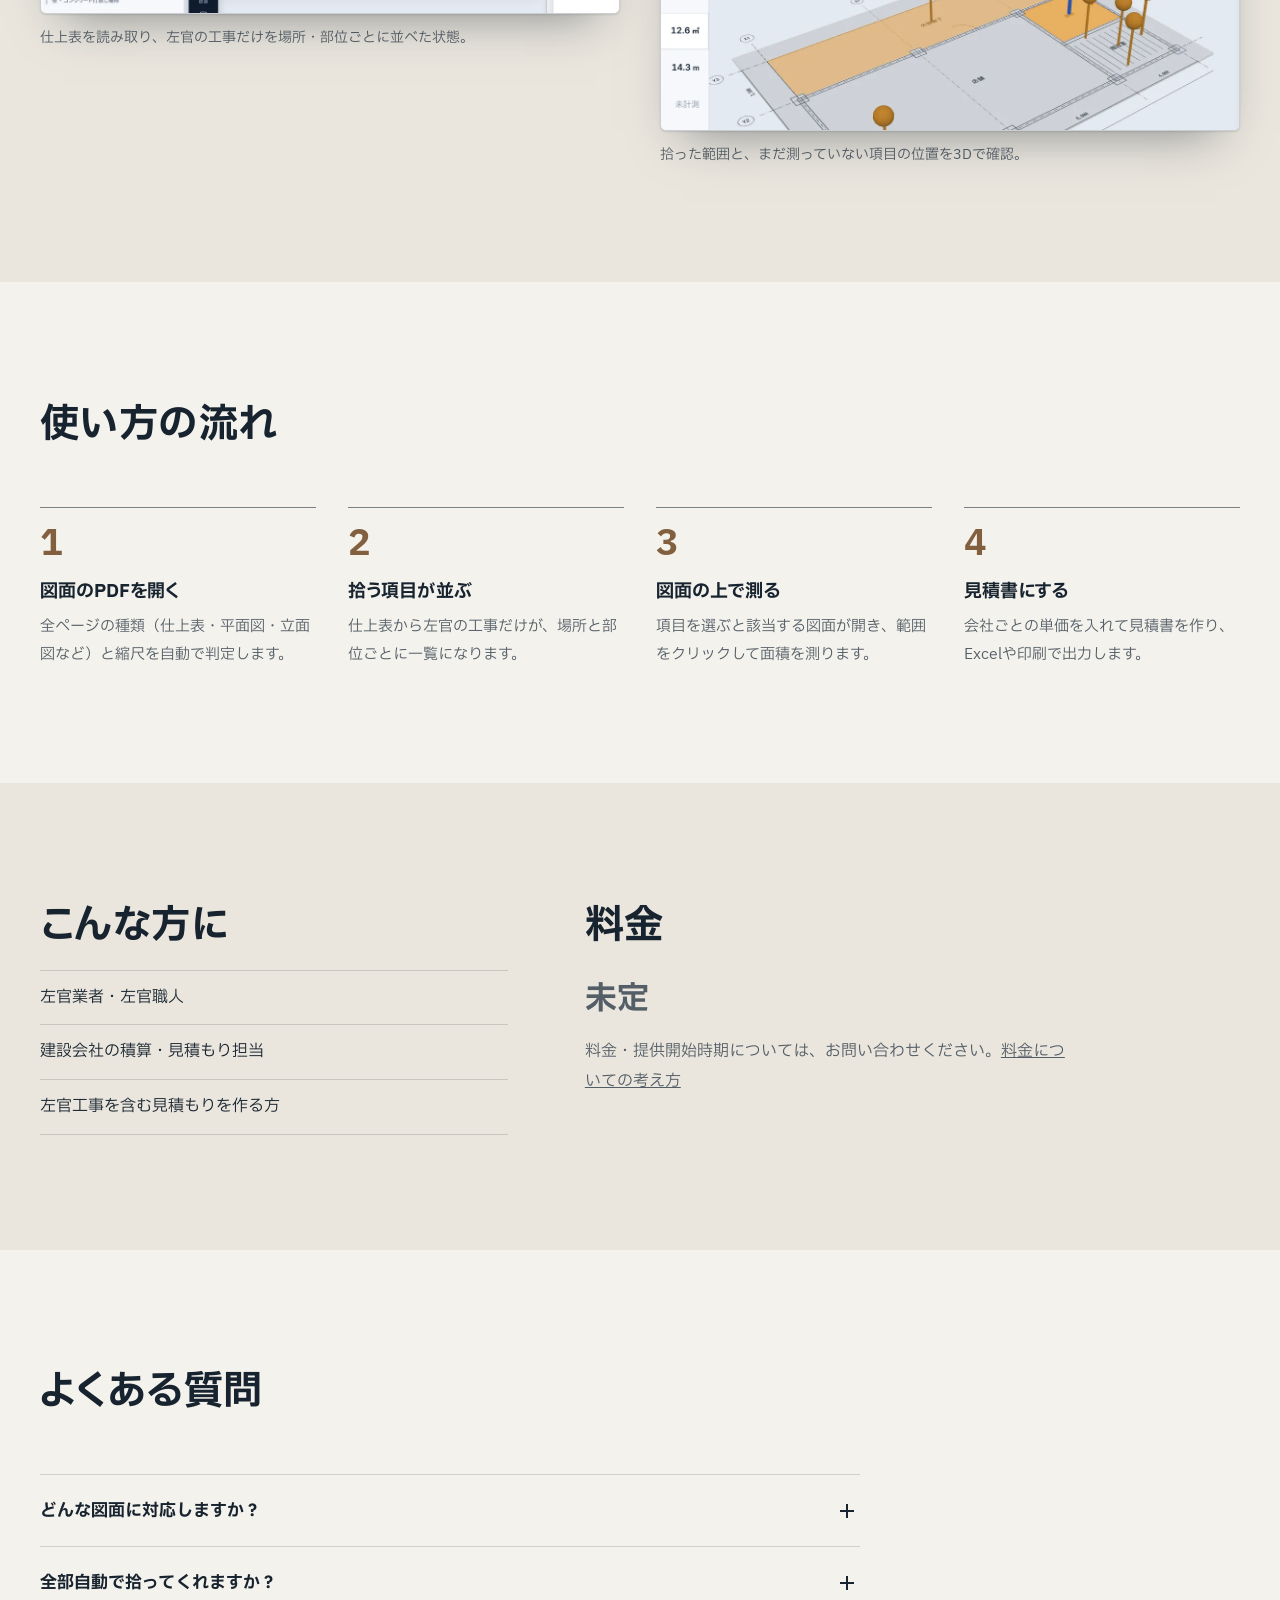
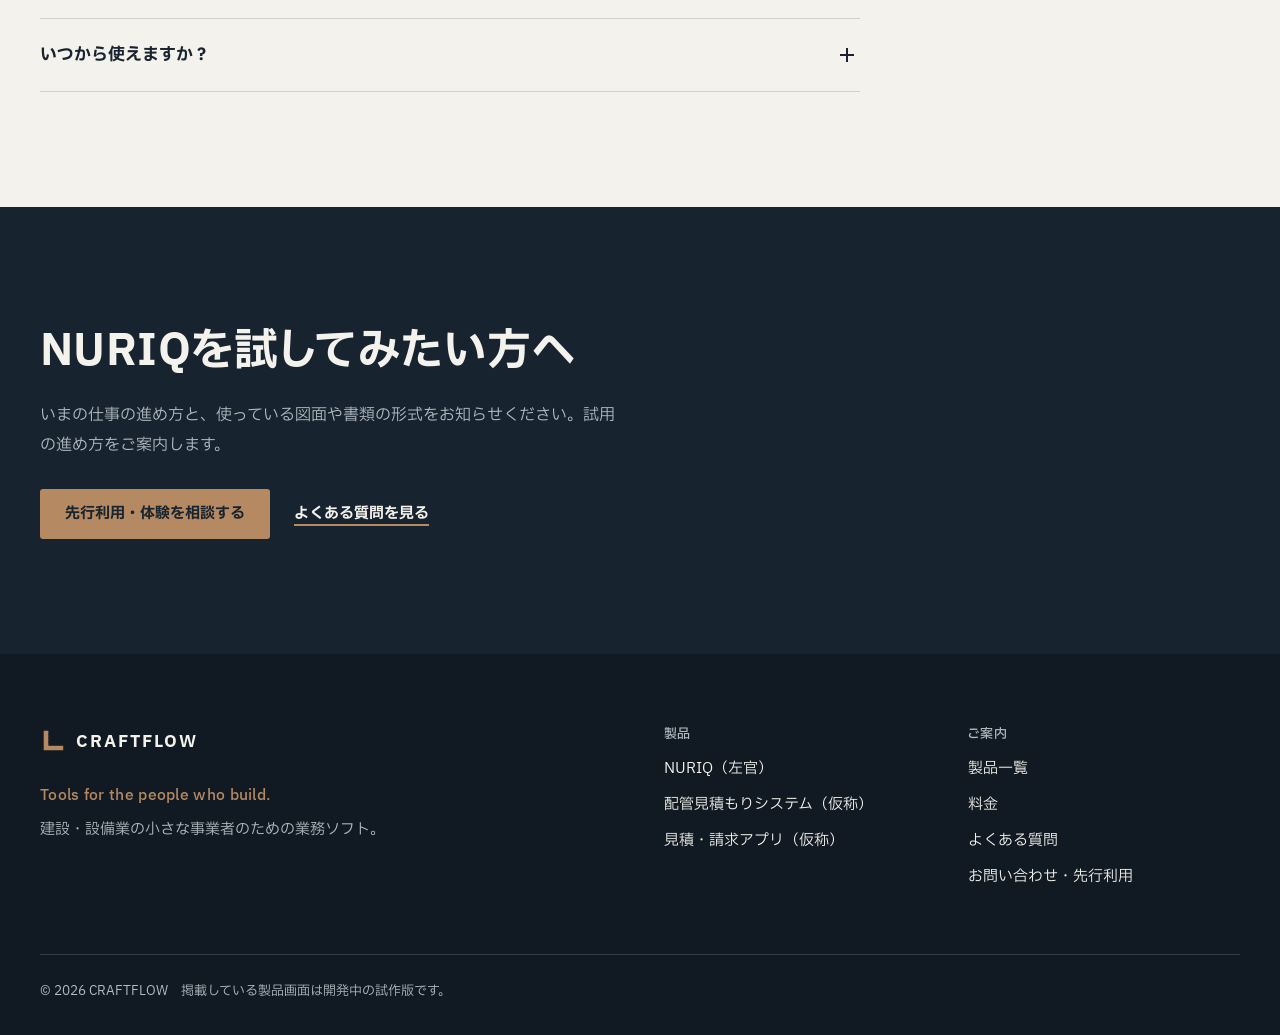
<file: products/nuriq.html>
<!doctype html>
<html lang="ja">
<head>
<meta charset="utf-8">
<meta name="viewport" content="width=device-width, initial-scale=1">
<title>NURIQ｜左官工事の数量拾い・見積もり｜CRAFTFLOW</title>
<meta name="description" content="仕上表から左官の工事だけを抜き出し、平面図の上で面積や長さを測って、見積書まで作るソフトです。（開発中・試作版あり）">
<meta name="keywords" content="左官 見積もり ソフト,左官 数量拾い,左官工事 積算,仕上表 拾い出し">
<link rel="canonical" href="https://co-30.github.io/craftflow-website/products/nuriq.html">
<meta property="og:type" content="article">
<meta property="og:site_name" content="CRAFTFLOW">
<meta property="og:title" content="NURIQ｜左官工事の数量拾い・見積もり｜CRAFTFLOW">
<meta property="og:description" content="仕上表から左官の工事だけを抜き出し、平面図の上で面積や長さを測って、見積書まで作るソフトです。（開発中・試作版あり）">
<meta property="og:url" content="https://co-30.github.io/craftflow-website/products/nuriq.html">
<meta property="og:image" content="https://co-30.github.io/craftflow-website/img/ogp.png">
<meta property="og:locale" content="ja_JP">
<meta name="twitter:card" content="summary_large_image">
<meta name="theme-color" content="#17232E">
<link rel="icon" href="../img/favicon.svg" type="image/svg+xml">
<link rel="preconnect" href="https://fonts.googleapis.com">
<link rel="preconnect" href="https://fonts.gstatic.com" crossorigin>
<link rel="stylesheet" href="https://fonts.googleapis.com/css2?family=IBM+Plex+Sans+JP:wght@400;500;700&display=swap">
<link rel="stylesheet" href="../css/site.css?v=3">
</head>
<body>
<a class="skip" href="#main">本文へ移動</a>
<header class="site-header">
  <div class="wrap">
    <a class="brand" href="../index.html" aria-label="CRAFTFLOW トップページ"><svg class="mark" viewBox="0 0 28 28" aria-hidden="true"><path d="M4 3h5v16h16v5H4z" fill="currentColor"/><path d="M9 7h2.5M9 11h3.5M9 15h2.5M13 19v-2.5M17 19v-3.5M21 19v-2.5" stroke="#17232E" stroke-width="1.2"/></svg><span>CRAFTFLOW</span></a>
    <button class="nav-toggle" type="button" aria-expanded="false" aria-controls="site-nav">メニュー</button>
    <nav id="site-nav" class="site-nav" aria-label="メインメニュー">
      <ul><li><a href="../products.html" aria-current="page">製品</a></li><li><a href="../pricing.html">料金</a></li><li><a href="../faq.html">よくある質問</a></li><li class="nav-cta"><a href="../contact.html">お問い合わせ</a></li></ul>
    </nav>
  </div>
</header>
<main id="main">

<section class="page-head product-head has-overlap"><div class="wrap">
  <p class="breadcrumb"><a href="../index.html">ホーム</a><span aria-hidden="true">／</span><a href="../products.html">製品</a><span aria-hidden="true">／</span>NURIQ</p>
  <p class="pf-trade">左官工事の数量拾い・見積もり</p>
  <h1 class="product-title">NURIQ<span class="kana">ヌリック</span></h1>
  <p class="pf-catch">図面のPDFから、左官の数量を拾う。</p>
  <p class="page-lead">仕上表から左官の工事だけを抜き出し、平面図の上で面積や長さを測って、見積書まで作るソフトです。</p>
  <div class="actions">
    <a class="btn btn-bronze" href="../contact.html?product=NURIQ">先行利用・体験を相談する</a>
    <span class="status status-dev">開発中・試作版あり</span>
  </div>
</div>
</section>
<div class="shot-overlap"><div class="wrap"><figure class="annotated">
  <div class="screen"><img src="../img/screens/nuriq-plan.webp?v=3" alt="NURIQの試作版で、サンプル図面の平面図から倉庫の床面積を測った画面" width="1600" height="1000" fetchpriority="high"><span class="pin" style="left:0.8%;top:54.4%" aria-hidden="true">1</span><span class="pin" style="left:59.2%;top:8.3%" aria-hidden="true">2</span><span class="pin" style="left:48.2%;top:63.0%" aria-hidden="true">3</span></div>
  <ol class="legend"><li><span class="pin-n" aria-hidden="true">1</span>仕上表から、左官の工事だけを拾い項目に</li><li><span class="pin-n" aria-hidden="true">2</span>図面の縮尺を、寸法と照合して判定</li><li><span class="pin-n" aria-hidden="true">3</span>線で囲まれた範囲をクリックして面積を測る</li></ol>
</figure></div></div>

<section class="section" aria-labelledby="h-problems"><div class="wrap">
  <div class="section-head"><h2 id="h-problems">こんな手間を減らします</h2></div>
  <ul class="problem-list"><li><h3>拾い出しに半日かかる</h3><p>壁・床・天井ごとに、図面と電卓を何度も往復して面積を出している。</p></li><li><h3>どの工事が左官の範囲か、毎回仕上表を読む</h3><p>タイルや塗装と混ざった仕上表から、自社が請ける工事を探し出している。</p></li><li><h3>数字の根拠を説明しにくい</h3><p>どの図面のどこを測ったのか、あとから確かめられない。</p></li></ul>
</div></section>

<section class="section section-alt" aria-labelledby="h-features"><div class="wrap split">
  <div>
    <h2 id="h-features">主な機能</h2>
    <p>試作版で動作を確かめた機能と、開発・検討中の機能を分けて記載しています。提供開始時の内容は変わる場合があります。</p>
    <dl class="status-key">
      <div><dt><span class="status status-proto">試作版に搭載</span></dt><dd>試作版で動作を確認済み</dd></div>
      <div><dt><span class="status status-dev">開発中</span></dt><dd>開発を進めている機能</dd></div>
      <div><dt><span class="status status-plan">検討中</span></dt><dd>対応を検討している機能</dd></div>
    </dl>
  </div>
  <div>
    <ul class="feature-list"><li><span>図面PDFの読み込みと、図面の種類・縮尺の自動判定</span><span class="status status-proto">試作版に搭載</span></li><li><span>仕上表から左官工事の項目を抜き出す（タイル・塗装などは除外）</span><span class="status status-proto">試作版に搭載</span></li><li><span>線で囲まれた範囲をクリックして面積を測る（範囲検出）</span><span class="status status-proto">試作版に搭載</span></li><li><span>面積・長さ・壁（周長×高さ）・箇所の計測と控除</span><span class="status status-proto">試作版に搭載</span></li><li><span>拾った範囲を建物の3Dで確認</span><span class="status status-proto">試作版に搭載</span></li><li><span>単価を入れて見積書を作成し、Excel・印刷で出力</span><span class="status status-proto">試作版に搭載</span></li><li><span>スキャンした図面（画像だけのPDF）の自動読み取り</span><span class="status status-plan">検討中</span></li><li><span>複数の会社で使うための設定・ライセンス管理</span><span class="status status-dev">開発中</span></li></ul>
    <ul class="notes"><li>図面はお使いのパソコンのブラウザの中で処理し、外部に送信しない作りです。</li><li>自動で入った数量には「要確認」と表示され、確定は担当者が行います。</li></ul>
  </div>
</div></section>

<section class="section section-alt" aria-labelledby="h-gallery"><div class="wrap">
  <div class="section-head"><h2 id="h-gallery">試作版の画面</h2><p>開発中の試作版を、説明用のサンプルデータで動かして撮影しました。</p></div>
  <div class="gallery"><figure class="shot"><div class="screen"><img src="../img/screens/nuriq-items-crop.webp?v=3" alt="仕上表のページと、抜き出された左官工事の拾い項目" width="1200" height="552" loading="lazy" decoding="async"></div><figcaption>仕上表を読み取り、左官の工事だけを場所・部位ごとに並べた状態。</figcaption></figure><figure class="shot"><div class="screen"><img src="../img/screens/nuriq-3d-crop.webp?v=3" alt="平面図を3Dにして、拾った範囲を色分けした画面" width="1200" height="795" loading="lazy" decoding="async"></div><figcaption>拾った範囲と、まだ測っていない項目の位置を3Dで確認。</figcaption></figure></div>
</div></section>

<section class="section" aria-labelledby="h-flow"><div class="wrap">
  <div class="section-head"><h2 id="h-flow">使い方の流れ</h2></div>
  <ol class="flow"><li><h3>図面のPDFを開く</h3><p>全ページの種類（仕上表・平面図・立面図など）と縮尺を自動で判定します。</p></li><li><h3>拾う項目が並ぶ</h3><p>仕上表から左官の工事だけが、場所と部位ごとに一覧になります。</p></li><li><h3>図面の上で測る</h3><p>項目を選ぶと該当する図面が開き、範囲をクリックして面積を測ります。</p></li><li><h3>見積書にする</h3><p>会社ごとの単価を入れて見積書を作り、Excelや印刷で出力します。</p></li></ol>
</div></section>

<section class="section section-alt"><div class="wrap split">
  <div><h2>こんな方に</h2><ul class="plain-list"><li>左官業者・左官職人</li><li>建設会社の積算・見積もり担当</li><li>左官工事を含む見積もりを作る方</li></ul></div>
  <div><h2>料金</h2><p class="price-tbd">未定</p><p>料金・提供開始時期については、お問い合わせください。<a href="../pricing.html">料金についての考え方</a></p></div>
</div></section>

<section class="section" aria-labelledby="h-pfaq"><div class="wrap narrow">
  <div class="section-head"><h2 id="h-pfaq">よくある質問</h2></div>
  <div class="faq"><details><summary>どんな図面に対応しますか？</summary><div class="answer"><p>試作版はPDFの図面に対応しています。CADから書き出したPDFなら、文字や線を読み取って図面の種類・縮尺・仕上表を判定します。スキャンした画像だけのPDFは、計測と見積もりはできますが、自動の読み取りには対応していません。</p></div></details><details><summary>全部自動で拾ってくれますか？</summary><div class="answer"><p>いいえ。自動で数量を入れられるのは、図面に面積表がある場所や、線で囲まれた範囲がはっきりしている場所などに限られます。自動で入れた数量には「要確認」と表示し、最終的な判断は担当者が行う設計です。</p></div></details><details><summary>いつから使えますか？</summary><div class="answer"><p>提供開始時期は未定です。先行利用（試用）をご希望の方は、お問い合わせからお知らせください。</p></div></details></div>
</div></section>
<section class="contact-block is-dark"><div class="wrap">
  <div class="contact-inner">
    <h2><span class="nb">NURIQを</span><span class="nb">試してみたい方へ</span></h2>
    <p>いまの仕事の進め方と、使っている図面や書類の形式をお知らせください。試用の進め方をご案内します。</p>
    <div class="actions"><a class="btn btn-bronze" href="../contact.html?product=NURIQ">先行利用・体験を相談する</a><a class="link" href="../faq.html">よくある質問を見る</a></div>
  </div>
</div></section>
</main>
<footer class="site-footer">
  <div class="wrap">
    <div class="footer-top">
      <div class="footer-brand">
        <a class="brand" href="../index.html"><svg class="mark" viewBox="0 0 28 28" aria-hidden="true"><path d="M4 3h5v16h16v5H4z" fill="currentColor"/><path d="M9 7h2.5M9 11h3.5M9 15h2.5M13 19v-2.5M17 19v-3.5M21 19v-2.5" stroke="#17232E" stroke-width="1.2"/></svg><span>CRAFTFLOW</span></a>
        <p lang="en" class="motto">Tools for the people who build.</p>
        <p>建設・設備業の小さな事業者のための業務ソフト。</p>
      </div>
      <nav class="footer-nav" aria-label="フッターメニュー">
        <div><h2>製品</h2><ul>
          <li><a href="../products/nuriq.html">NURIQ（左官）</a></li>
          <li><a href="../products/piping.html">配管見積もりシステム（仮称）</a></li>
          <li><a href="../products/estimate.html">見積・請求アプリ（仮称）</a></li>
        </ul></div>
        <div><h2>ご案内</h2><ul>
          <li><a href="../products.html">製品一覧</a></li>
          <li><a href="../pricing.html">料金</a></li>
          <li><a href="../faq.html">よくある質問</a></li>
          <li><a href="../contact.html">お問い合わせ・先行利用</a></li>
        </ul></div>
      </nav>
    </div>
    <p class="copyright">&copy; 2026 CRAFTFLOW　掲載している製品画面は開発中の試作版です。</p>
  </div>
</footer>
<script src="../js/config.js?v=3"></script>
<script src="../js/site.js?v=3"></script>
</body>
</html>
</file>
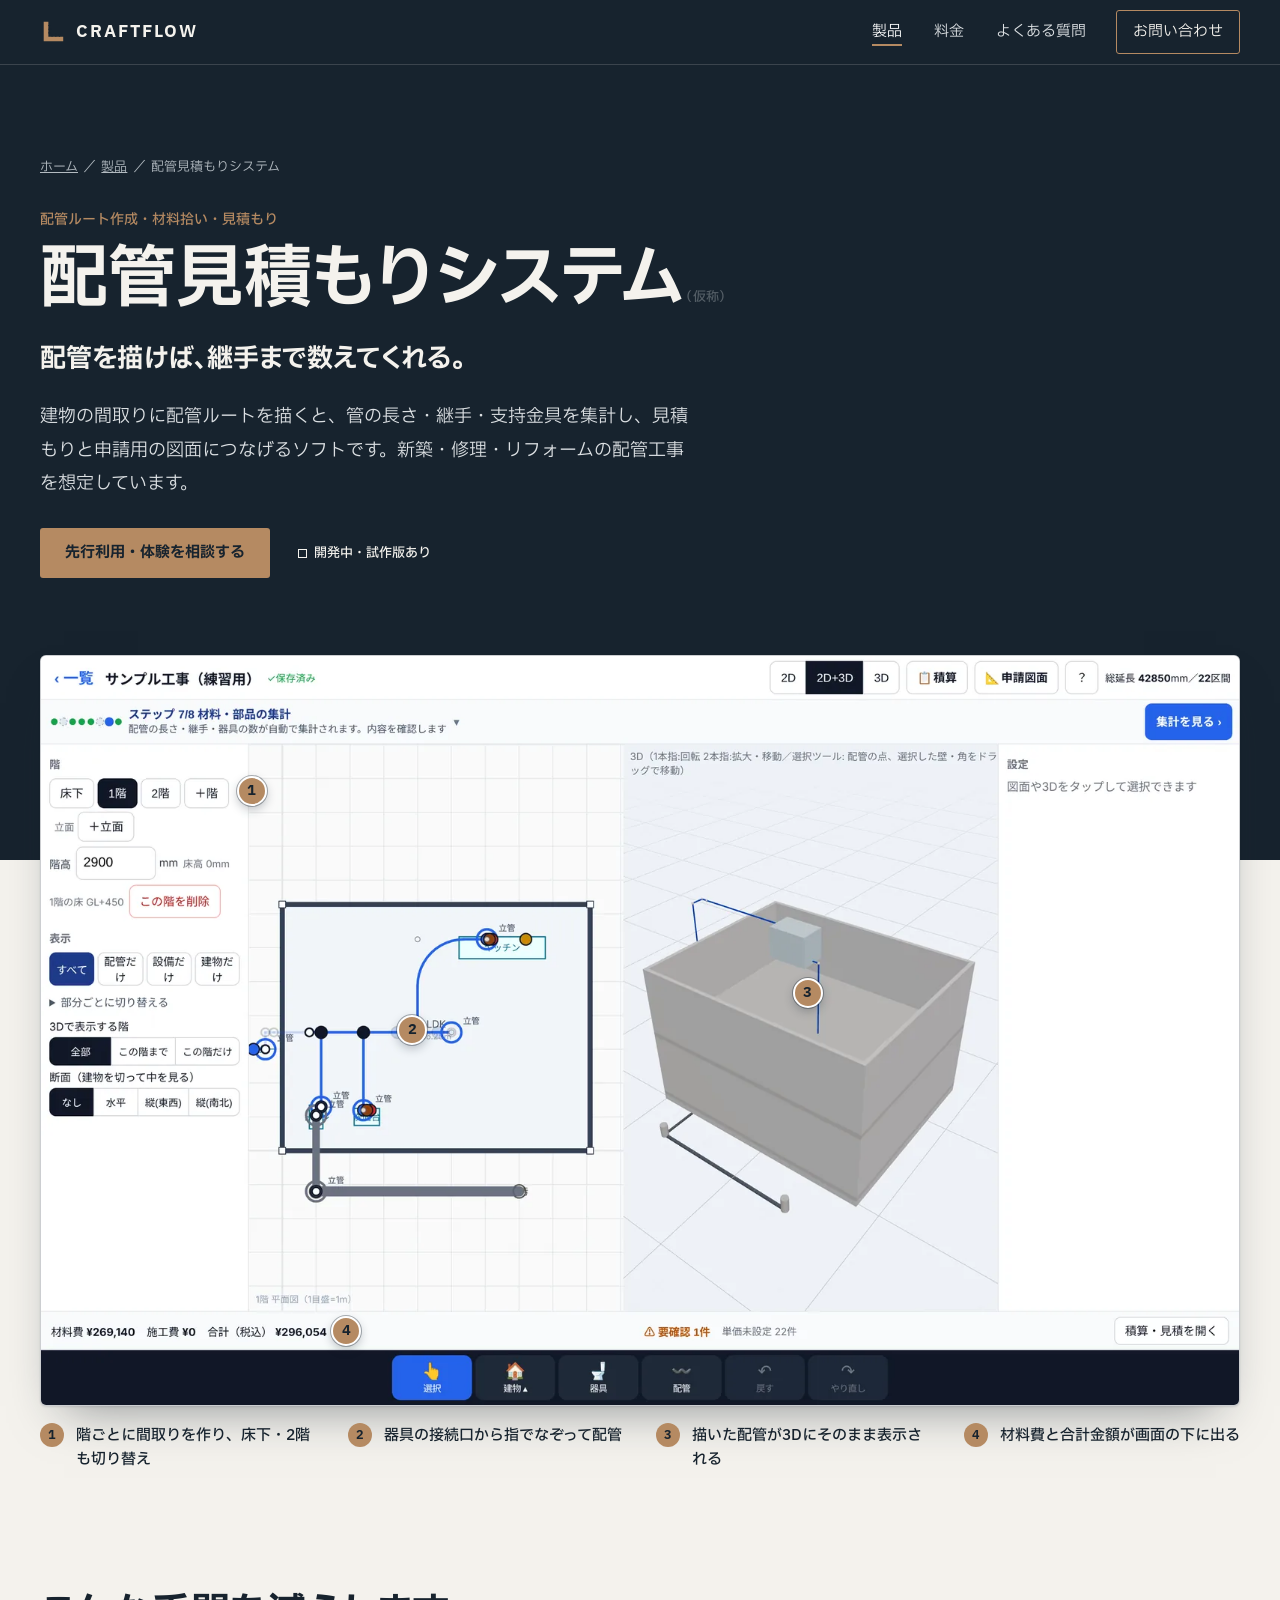
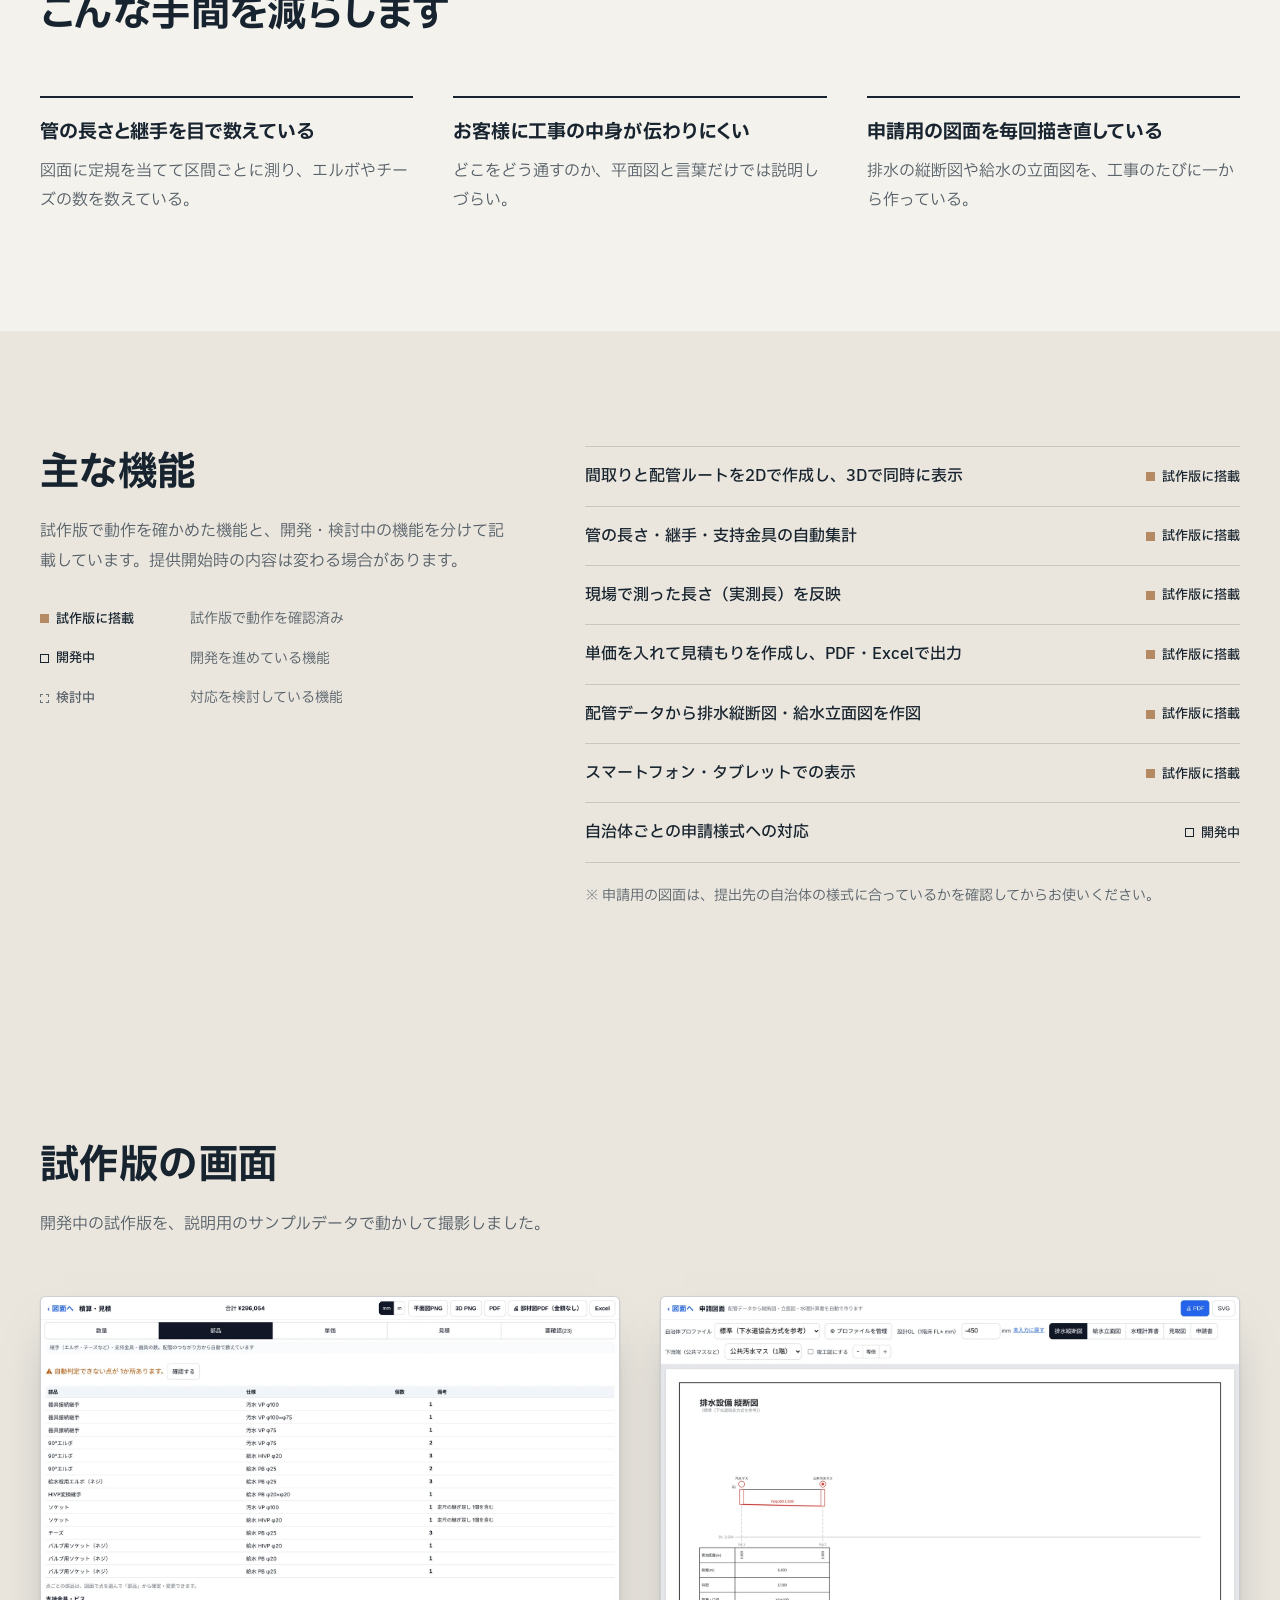
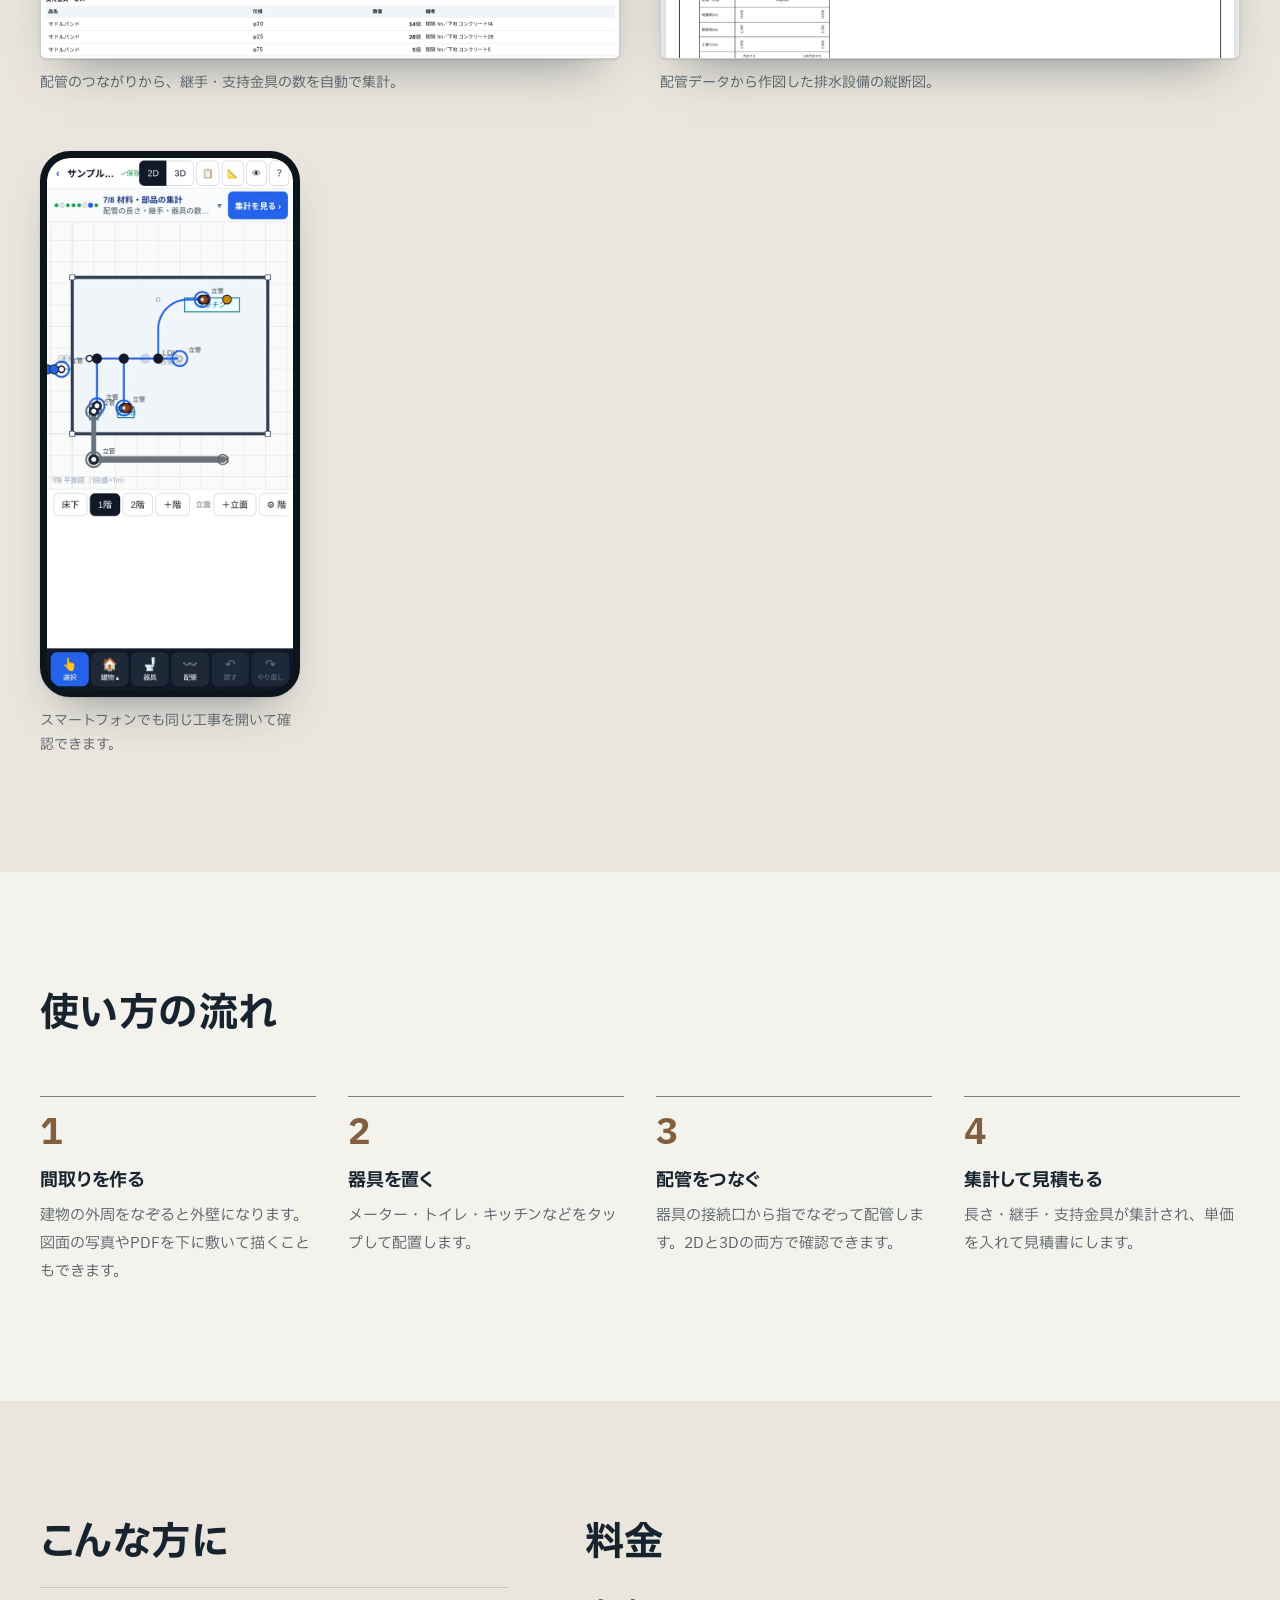
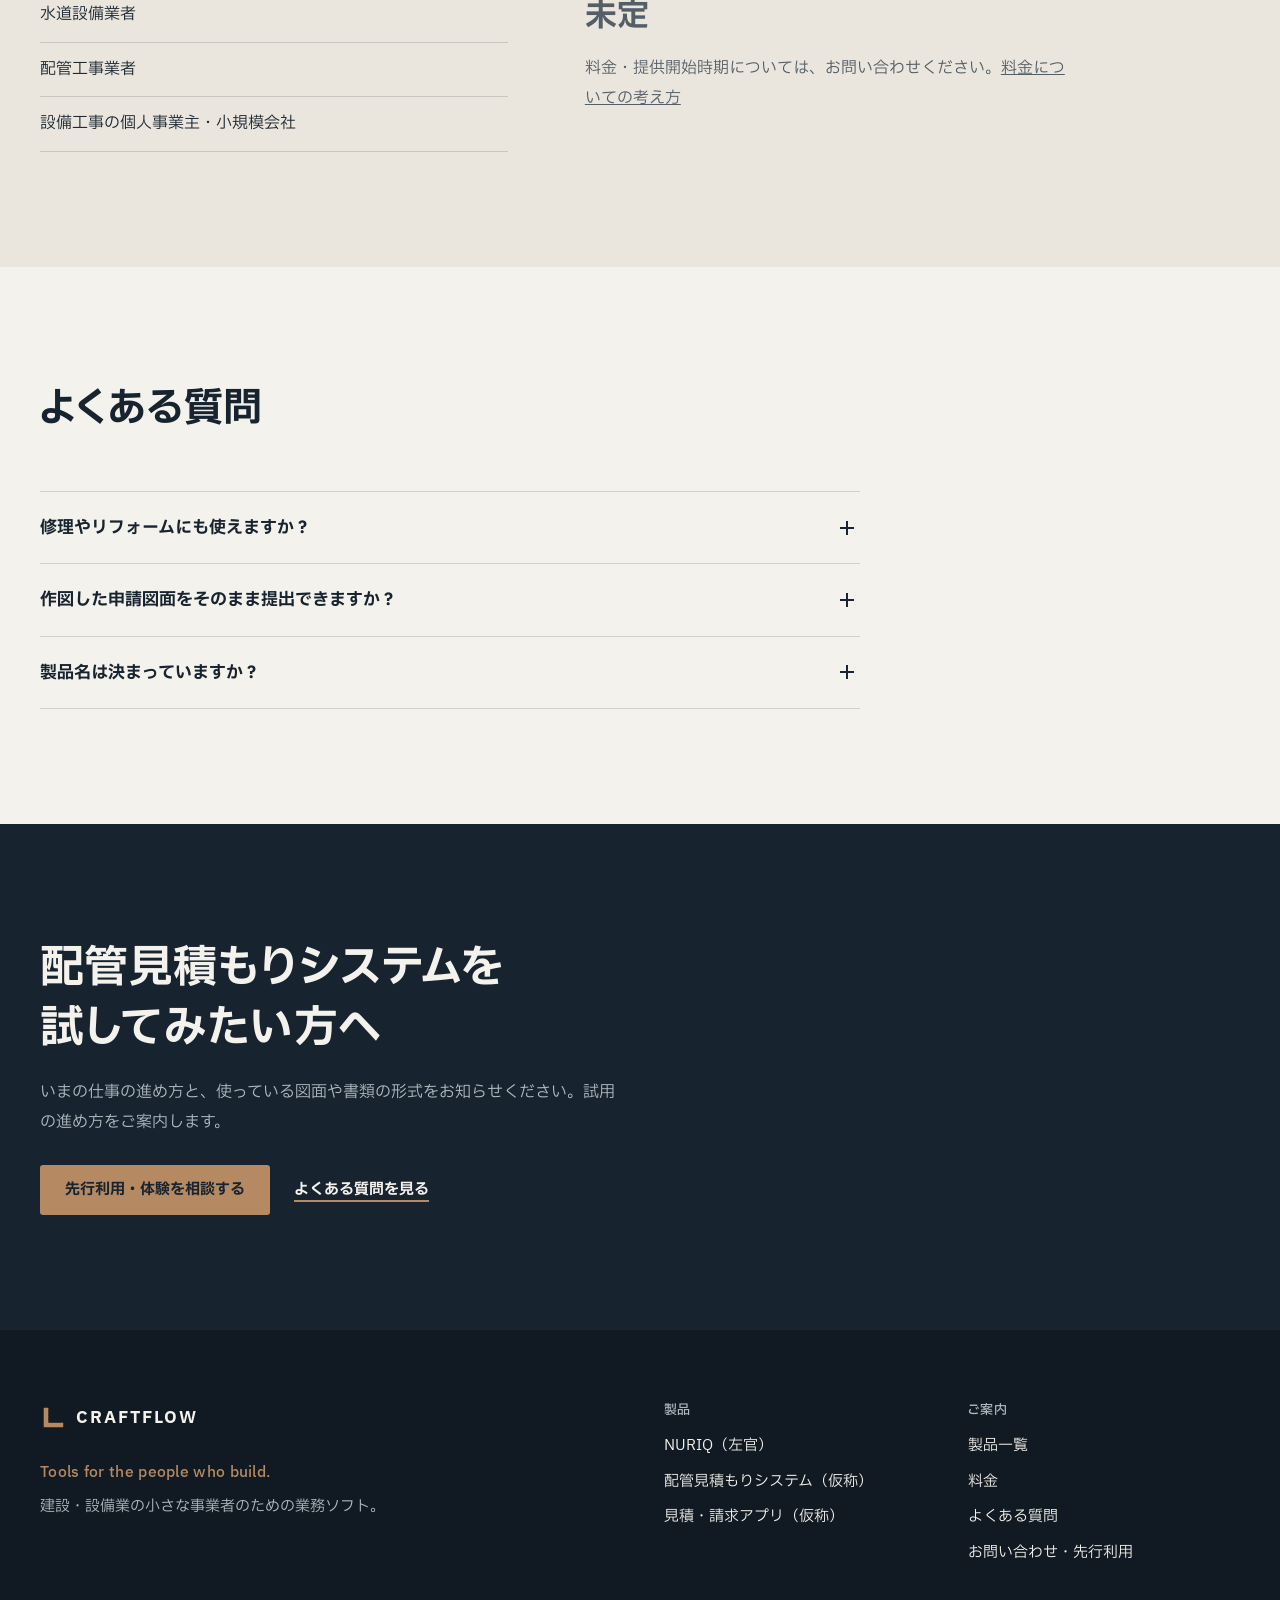
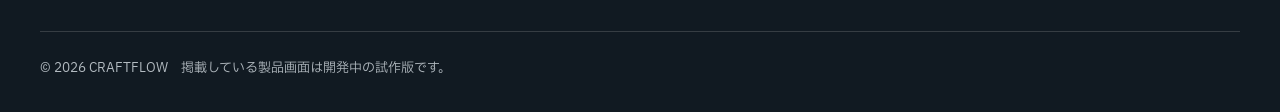
<file: products/piping.html>
<!doctype html>
<html lang="ja">
<head>
<meta charset="utf-8">
<meta name="viewport" content="width=device-width, initial-scale=1">
<title>配管見積もりシステム（仮称）｜配管ルート作成・材料拾い・見積もり｜CRAFTFLOW</title>
<meta name="description" content="建物の間取りに配管ルートを描くと、管の長さ・継手・支持金具を集計し、見積もりと申請用の図面につなげるソフトです。新築・修理・リフォームの配管工事を想定しています。（開発中・試作版あり）">
<meta name="keywords" content="配管 見積もり ソフト,配管材料 拾い出し,水道工事 見積もり,配管 3D">
<link rel="canonical" href="https://co-30.github.io/craftflow-website/products/piping.html">
<meta property="og:type" content="article">
<meta property="og:site_name" content="CRAFTFLOW">
<meta property="og:title" content="配管見積もりシステム（仮称）｜配管ルート作成・材料拾い・見積もり｜CRAFTFLOW">
<meta property="og:description" content="建物の間取りに配管ルートを描くと、管の長さ・継手・支持金具を集計し、見積もりと申請用の図面につなげるソフトです。新築・修理・リフォームの配管工事を想定しています。（開発中・試作版あり）">
<meta property="og:url" content="https://co-30.github.io/craftflow-website/products/piping.html">
<meta property="og:image" content="https://co-30.github.io/craftflow-website/img/ogp.png">
<meta property="og:locale" content="ja_JP">
<meta name="twitter:card" content="summary_large_image">
<meta name="theme-color" content="#17232E">
<link rel="icon" href="../img/favicon.svg" type="image/svg+xml">
<link rel="preconnect" href="https://fonts.googleapis.com">
<link rel="preconnect" href="https://fonts.gstatic.com" crossorigin>
<link rel="stylesheet" href="https://fonts.googleapis.com/css2?family=IBM+Plex+Sans+JP:wght@400;500;700&display=swap">
<link rel="stylesheet" href="../css/site.css?v=3">
</head>
<body>
<a class="skip" href="#main">本文へ移動</a>
<header class="site-header">
  <div class="wrap">
    <a class="brand" href="../index.html" aria-label="CRAFTFLOW トップページ"><svg class="mark" viewBox="0 0 28 28" aria-hidden="true"><path d="M4 3h5v16h16v5H4z" fill="currentColor"/><path d="M9 7h2.5M9 11h3.5M9 15h2.5M13 19v-2.5M17 19v-3.5M21 19v-2.5" stroke="#17232E" stroke-width="1.2"/></svg><span>CRAFTFLOW</span></a>
    <button class="nav-toggle" type="button" aria-expanded="false" aria-controls="site-nav">メニュー</button>
    <nav id="site-nav" class="site-nav" aria-label="メインメニュー">
      <ul><li><a href="../products.html" aria-current="page">製品</a></li><li><a href="../pricing.html">料金</a></li><li><a href="../faq.html">よくある質問</a></li><li class="nav-cta"><a href="../contact.html">お問い合わせ</a></li></ul>
    </nav>
  </div>
</header>
<main id="main">

<section class="page-head product-head has-overlap"><div class="wrap">
  <p class="breadcrumb"><a href="../index.html">ホーム</a><span aria-hidden="true">／</span><a href="../products.html">製品</a><span aria-hidden="true">／</span>配管見積もりシステム</p>
  <p class="pf-trade">配管ルート作成・材料拾い・見積もり</p>
  <h1 class="product-title is-long">配管見積もりシステム<span class="kari">（仮称）</span></h1>
  <p class="pf-catch">配管を描けば、継手まで数えてくれる。</p>
  <p class="page-lead">建物の間取りに配管ルートを描くと、管の長さ・継手・支持金具を集計し、見積もりと申請用の図面につなげるソフトです。新築・修理・リフォームの配管工事を想定しています。</p>
  <div class="actions">
    <a class="btn btn-bronze" href="../contact.html?product=配管見積もりシステム">先行利用・体験を相談する</a>
    <span class="status status-dev">開発中・試作版あり</span>
  </div>
</div>
</section>
<div class="shot-overlap"><div class="wrap"><figure class="annotated">
  <div class="screen"><img src="../img/screens/piping-plan3d.webp?v=3" alt="配管見積もりシステムの試作版で、平面図と3Dを並べて配管を作図した画面" width="1600" height="1000" fetchpriority="high"><span class="pin" style="left:17.6%;top:18.0%" aria-hidden="true">1</span><span class="pin" style="left:31.0%;top:50.0%" aria-hidden="true">2</span><span class="pin" style="left:64.0%;top:45.0%" aria-hidden="true">3</span><span class="pin" style="left:25.5%;top:90.2%" aria-hidden="true">4</span></div>
  <ol class="legend"><li><span class="pin-n" aria-hidden="true">1</span>階ごとに間取りを作り、床下・2階も切り替え</li><li><span class="pin-n" aria-hidden="true">2</span>器具の接続口から指でなぞって配管</li><li><span class="pin-n" aria-hidden="true">3</span>描いた配管が3Dにそのまま表示される</li><li><span class="pin-n" aria-hidden="true">4</span>材料費と合計金額が画面の下に出る</li></ol>
</figure></div></div>

<section class="section" aria-labelledby="h-problems"><div class="wrap">
  <div class="section-head"><h2 id="h-problems">こんな手間を減らします</h2></div>
  <ul class="problem-list"><li><h3>管の長さと継手を目で数えている</h3><p>図面に定規を当てて区間ごとに測り、エルボやチーズの数を数えている。</p></li><li><h3>お客様に工事の中身が伝わりにくい</h3><p>どこをどう通すのか、平面図と言葉だけでは説明しづらい。</p></li><li><h3>申請用の図面を毎回描き直している</h3><p>排水の縦断図や給水の立面図を、工事のたびに一から作っている。</p></li></ul>
</div></section>

<section class="section section-alt" aria-labelledby="h-features"><div class="wrap split">
  <div>
    <h2 id="h-features">主な機能</h2>
    <p>試作版で動作を確かめた機能と、開発・検討中の機能を分けて記載しています。提供開始時の内容は変わる場合があります。</p>
    <dl class="status-key">
      <div><dt><span class="status status-proto">試作版に搭載</span></dt><dd>試作版で動作を確認済み</dd></div>
      <div><dt><span class="status status-dev">開発中</span></dt><dd>開発を進めている機能</dd></div>
      <div><dt><span class="status status-plan">検討中</span></dt><dd>対応を検討している機能</dd></div>
    </dl>
  </div>
  <div>
    <ul class="feature-list"><li><span>間取りと配管ルートを2Dで作成し、3Dで同時に表示</span><span class="status status-proto">試作版に搭載</span></li><li><span>管の長さ・継手・支持金具の自動集計</span><span class="status status-proto">試作版に搭載</span></li><li><span>現場で測った長さ（実測長）を反映</span><span class="status status-proto">試作版に搭載</span></li><li><span>単価を入れて見積もりを作成し、PDF・Excelで出力</span><span class="status status-proto">試作版に搭載</span></li><li><span>配管データから排水縦断図・給水立面図を作図</span><span class="status status-proto">試作版に搭載</span></li><li><span>スマートフォン・タブレットでの表示</span><span class="status status-proto">試作版に搭載</span></li><li><span>自治体ごとの申請様式への対応</span><span class="status status-dev">開発中</span></li></ul>
    <ul class="notes"><li>申請用の図面は、提出先の自治体の様式に合っているかを確認してからお使いください。</li></ul>
  </div>
</div></section>

<section class="section section-alt" aria-labelledby="h-gallery"><div class="wrap">
  <div class="section-head"><h2 id="h-gallery">試作版の画面</h2><p>開発中の試作版を、説明用のサンプルデータで動かして撮影しました。</p></div>
  <div class="gallery"><figure class="shot"><div class="screen"><img src="../img/screens/piping-parts.webp?v=3" alt="継手や支持金具を自動で集計した部品の一覧" width="1600" height="1000" loading="lazy" decoding="async"></div><figcaption>配管のつながりから、継手・支持金具の数を自動で集計。</figcaption></figure><figure class="shot"><div class="screen"><img src="../img/screens/piping-shinsei.webp?v=3" alt="配管データから作図した排水設備の縦断図" width="1600" height="1000" loading="lazy" decoding="async"></div><figcaption>配管データから作図した排水設備の縦断図。</figcaption></figure></div><div class="gallery-phone"><figure class="phone"><div class="phone-frame"><img src="../img/screens/piping-mobile.webp?v=3" alt="スマートフォンで表示した配管の作図画面" width="600" height="1298" loading="lazy" decoding="async"></div><figcaption>スマートフォンでも同じ工事を開いて確認できます。</figcaption></figure></div>
</div></section>

<section class="section" aria-labelledby="h-flow"><div class="wrap">
  <div class="section-head"><h2 id="h-flow">使い方の流れ</h2></div>
  <ol class="flow"><li><h3>間取りを作る</h3><p>建物の外周をなぞると外壁になります。図面の写真やPDFを下に敷いて描くこともできます。</p></li><li><h3>器具を置く</h3><p>メーター・トイレ・キッチンなどをタップして配置します。</p></li><li><h3>配管をつなぐ</h3><p>器具の接続口から指でなぞって配管します。2Dと3Dの両方で確認できます。</p></li><li><h3>集計して見積もる</h3><p>長さ・継手・支持金具が集計され、単価を入れて見積書にします。</p></li></ol>
</div></section>

<section class="section section-alt"><div class="wrap split">
  <div><h2>こんな方に</h2><ul class="plain-list"><li>水道設備業者</li><li>配管工事業者</li><li>設備工事の個人事業主・小規模会社</li></ul></div>
  <div><h2>料金</h2><p class="price-tbd">未定</p><p>料金・提供開始時期については、お問い合わせください。<a href="../pricing.html">料金についての考え方</a></p></div>
</div></section>

<section class="section" aria-labelledby="h-pfaq"><div class="wrap narrow">
  <div class="section-head"><h2 id="h-pfaq">よくある質問</h2></div>
  <div class="faq"><details><summary>修理やリフォームにも使えますか？</summary><div class="answer"><p>新築・修理・リフォームのいずれにも使えるよう開発しています。具体的な対応範囲は提供開始時にご案内します。</p></div></details><details><summary>作図した申請図面をそのまま提出できますか？</summary><div class="answer"><p>試作版では、配管データから排水縦断図・給水立面図などを作図できます。提出先の自治体ごとに様式や記載事項が異なるため、そのまま提出できるかは様式との確認が必要です。対応方法は提供開始時にご案内します。</p></div></details><details><summary>製品名は決まっていますか？</summary><div class="answer"><p>現在は仮称です。正式名称は決まり次第このページでお知らせします。</p></div></details></div>
</div></section>
<section class="contact-block is-dark"><div class="wrap">
  <div class="contact-inner">
    <h2><span class="nb">配管見積もりシステムを</span><span class="nb">試してみたい方へ</span></h2>
    <p>いまの仕事の進め方と、使っている図面や書類の形式をお知らせください。試用の進め方をご案内します。</p>
    <div class="actions"><a class="btn btn-bronze" href="../contact.html?product=配管見積もりシステム">先行利用・体験を相談する</a><a class="link" href="../faq.html">よくある質問を見る</a></div>
  </div>
</div></section>
</main>
<footer class="site-footer">
  <div class="wrap">
    <div class="footer-top">
      <div class="footer-brand">
        <a class="brand" href="../index.html"><svg class="mark" viewBox="0 0 28 28" aria-hidden="true"><path d="M4 3h5v16h16v5H4z" fill="currentColor"/><path d="M9 7h2.5M9 11h3.5M9 15h2.5M13 19v-2.5M17 19v-3.5M21 19v-2.5" stroke="#17232E" stroke-width="1.2"/></svg><span>CRAFTFLOW</span></a>
        <p lang="en" class="motto">Tools for the people who build.</p>
        <p>建設・設備業の小さな事業者のための業務ソフト。</p>
      </div>
      <nav class="footer-nav" aria-label="フッターメニュー">
        <div><h2>製品</h2><ul>
          <li><a href="../products/nuriq.html">NURIQ（左官）</a></li>
          <li><a href="../products/piping.html">配管見積もりシステム（仮称）</a></li>
          <li><a href="../products/estimate.html">見積・請求アプリ（仮称）</a></li>
        </ul></div>
        <div><h2>ご案内</h2><ul>
          <li><a href="../products.html">製品一覧</a></li>
          <li><a href="../pricing.html">料金</a></li>
          <li><a href="../faq.html">よくある質問</a></li>
          <li><a href="../contact.html">お問い合わせ・先行利用</a></li>
        </ul></div>
      </nav>
    </div>
    <p class="copyright">&copy; 2026 CRAFTFLOW　掲載している製品画面は開発中の試作版です。</p>
  </div>
</footer>
<script src="../js/config.js?v=3"></script>
<script src="../js/site.js?v=3"></script>
</body>
</html>
</file>
<file: css/site.css>
/* CRAFTFLOW — site styles
   Palette: Deep Navy #17232E / Warm White #F4F2ED / Bronze #B58A62 / Slate #69737A
   Type: IBM Plex Sans JP (one family; weights 400/500/700)
   Signature device: numbered pins on real product screens (like reference marks on a drawing). */

:root {
  --navy: #17232E;
  --navy-2: #213140;
  --paper: #F4F2ED;
  --paper-2: #EAE6DE;
  --white: #FFFFFF;
  --bronze: #B58A62;
  --bronze-ink: #82603F;   /* bronze for small text on light backgrounds (AA) */
  --slate: #69737A;
  --muted: #545E66;        /* body-size secondary text on light (AA) */
  --muted-d: #B3BBC1;      /* secondary text on navy (AA) */
  --line: rgba(23, 35, 46, .16);
  --line-strong: rgba(23, 35, 46, .55);
  --line-d: rgba(244, 242, 237, .16);

  --font: "IBM Plex Sans JP", "Hiragino Sans", "Hiragino Kaku Gothic ProN", "Noto Sans JP", "Yu Gothic", Meiryo, sans-serif;
  --wrap: 1200px;
  --gutter: clamp(20px, 4vw, 40px);
  --sec: clamp(72px, 9vw, 128px);
  --ov: clamp(96px, 16vw, 280px);       /* how far a screenshot hangs into the navy area above */
  --shadow: 0 1px 2px rgba(23, 35, 46, .12), 0 24px 48px -24px rgba(23, 35, 46, .5);
}

*, *::before, *::after { box-sizing: border-box; }
html { -webkit-text-size-adjust: 100%; scroll-padding-top: 80px; }
body {
  margin: 0;
  font-family: var(--font);
  font-size: 1rem;
  line-height: 1.85;
  color: var(--navy);
  background: var(--paper);
  font-kerning: normal;
  overflow-wrap: anywhere;
  line-break: strict;
}
img { display: block; max-width: 100%; height: auto; }
a { color: inherit; }
p { margin: 0 0 1em; }
h1, h2, h3 { margin: 0; text-wrap: balance; font-weight: 700; font-feature-settings: "palt"; line-break: strict; word-break: keep-all; overflow-wrap: anywhere; }
h2 { font-size: clamp(1.625rem, 1.1rem + 1.7vw, 2.5rem); line-height: 1.35; letter-spacing: .01em; }
h3 { font-size: 1.125rem; line-height: 1.5; }
ul, ol { margin: 0; padding: 0; }
.nb { display: inline-block; }

:focus-visible { outline: 3px solid var(--bronze); outline-offset: 3px; border-radius: 2px; }

.skip { position: absolute; left: -9999px; top: 8px; z-index: 100; background: var(--white); color: var(--navy); padding: 8px 14px; }
.skip:focus { left: 8px; }

.wrap { width: 100%; max-width: calc(var(--wrap) + var(--gutter) * 2); margin: 0 auto; padding: 0 var(--gutter); }
.narrow .faq, .narrow .section-head { max-width: 820px; }

/* ------------------------------------------------------------ header */
.site-header { position: sticky; top: 0; z-index: 50; background: var(--navy); color: var(--paper); border-bottom: 1px solid var(--line-d); }
.site-header .wrap { display: flex; align-items: center; justify-content: space-between; min-height: 64px; gap: 24px; }
.brand { display: inline-flex; align-items: center; gap: 10px; text-decoration: none; font-weight: 700; font-size: 1.0625rem; letter-spacing: .12em; }
.brand .mark { width: 26px; height: 26px; color: var(--bronze); flex: none; }
.site-nav ul { list-style: none; display: flex; align-items: center; gap: 4px; }
.site-nav a { display: inline-block; padding: 8px 14px; text-decoration: none; font-size: .9375rem; color: #DCE0E3; }
.site-nav a:hover, .site-nav a[aria-current="page"] { color: var(--white); text-decoration: underline; text-decoration-color: var(--bronze); text-underline-offset: 8px; text-decoration-thickness: 2px; }
.site-nav .nav-cta a { margin-left: 12px; border: 1px solid var(--bronze); color: var(--paper); border-radius: 3px; padding: 7px 16px; }
.site-nav .nav-cta a:hover { background: var(--bronze); color: var(--navy); text-decoration: none; }
.nav-toggle { display: none; }

@media (max-width: 859px) {
  .nav-toggle { display: inline-block; background: none; border: 1px solid var(--line-d); color: var(--paper); font: inherit; font-size: .875rem; padding: 6px 14px; border-radius: 3px; cursor: pointer; }
  .site-nav { display: none; position: absolute; left: 0; right: 0; top: 100%; background: var(--navy); border-bottom: 1px solid var(--line-d); }
  .site-nav.is-open { display: block; }
  .site-nav ul { flex-direction: column; align-items: stretch; padding: 8px var(--gutter) 20px; gap: 0; }
  .site-nav li { border-top: 1px solid var(--line-d); }
  .site-nav a { display: block; padding: 14px 0; font-size: 1rem; }
  .site-nav .nav-cta { border-top: 0; padding-top: 16px; }
  .site-nav .nav-cta a { margin: 0; text-align: center; padding: 12px; }
}

/* ------------------------------------------------------------ buttons & links */
.actions { display: flex; flex-wrap: wrap; align-items: center; gap: 14px 24px; margin-top: 28px; }
.btn { display: inline-flex; align-items: center; justify-content: center; min-height: 50px; padding: 0 24px; border-radius: 3px; font-weight: 700; font-size: .9375rem; text-decoration: none; border: 1px solid transparent; transition: background-color .15s, color .15s, border-color .15s; }
.btn-bronze { background: var(--bronze); color: var(--navy); }
.btn-bronze:hover { background: #C79C74; }
.btn-navy { background: var(--navy); color: var(--paper); }
.btn-navy:hover { background: var(--navy-2); }
.btn-line-light { border-color: rgba(244, 242, 237, .45); color: var(--paper); }
.btn-line-light:hover { border-color: var(--paper); }
.link { font-weight: 700; font-size: .9375rem; text-decoration: underline; text-decoration-color: var(--bronze); text-decoration-thickness: 2px; text-underline-offset: 6px; }
.link:hover { color: var(--bronze-ink); }
.is-dark .link:hover { color: var(--bronze); }

/* ------------------------------------------------------------ status labels */
.status { display: inline-flex; align-items: center; gap: 7px; font-size: .8125rem; font-weight: 500; line-height: 1.4; white-space: nowrap; color: var(--navy); }
.status::before { content: ""; width: 9px; height: 9px; flex: none; }
.status-proto::before { background: var(--bronze); }
.status-dev::before { border: 1.5px solid currentColor; }
.status-plan::before { border: 1.5px dashed var(--slate); }
.status-plan { color: var(--muted); }
.status-live::before { background: currentColor; }
.is-dark .status, .hero .status, .page-head .status { color: var(--paper); }
.is-dark .status-plan { color: var(--muted-d); }

/* ------------------------------------------------------------ hero */
.hero { background: var(--navy); color: var(--paper); padding: clamp(48px, 6vw, 88px) 0 calc(var(--ov) + clamp(40px, 4.5vw, 64px)); }
.motto { font-size: .9375rem; color: var(--bronze); font-weight: 500; letter-spacing: .02em; margin-bottom: 18px; }
.hero h1 { font-size: clamp(2.25rem, 1rem + 4.6vw, 4.5rem); line-height: 1.2; letter-spacing: .01em; max-width: 14em; }
.hero-lead { margin: 28px 0 0; max-width: 34em; font-size: clamp(1rem, .95rem + .3vw, 1.125rem); color: #DCE0E3; }
.hero-note { margin: 28px 0 0; font-size: .8125rem; color: var(--muted-d); max-width: 40em; }

.shot-overlap { margin-top: calc(var(--ov) * -1); position: relative; }

/* ------------------------------------------------------------ screens */
.screen { position: relative; background: var(--white); border: 1px solid rgba(23, 35, 46, .22); border-radius: 6px; box-shadow: var(--shadow); }
.screen img { border-radius: 5px; width: 100%; }
.is-dark .screen { border-color: rgba(244, 242, 237, .14); }
.shot figcaption, .phone figcaption { margin-top: 12px; font-size: .875rem; color: var(--muted); line-height: 1.7; max-width: 40em; }
.is-dark .shot figcaption, .is-dark .phone figcaption { color: var(--muted-d); }
figure { margin: 0; }

.pin { position: absolute; transform: translate(-50%, -50%); width: 30px; height: 30px; border-radius: 50%; background: var(--bronze); color: var(--navy); font-size: .875rem; font-weight: 700; line-height: 26px; text-align: center; border: 2px solid var(--white); box-shadow: 0 0 0 1px rgba(23, 35, 46, .35), 0 4px 10px rgba(23, 35, 46, .25); font-feature-settings: "tnum"; }
.pin-sm-only { display: none; }
.annotated figcaption, .annotated .legend { margin-top: 18px; }
.cap-title { font-size: .8125rem; color: var(--muted); margin: 0 0 10px; }
.legend { list-style: none; display: grid; grid-template-columns: repeat(auto-fit, minmax(240px, 1fr)); gap: 10px 32px; }
.legend li { display: flex; gap: 12px; align-items: baseline; font-size: .9375rem; line-height: 1.6; font-weight: 500; }
.pin-n { flex: none; display: inline-block; width: 24px; height: 24px; border-radius: 50%; background: var(--bronze); color: var(--navy); font-size: .75rem; font-weight: 700; line-height: 24px; text-align: center; transform: translateY(-1px); }
.annotated figcaption .legend { margin-top: 0; }

@media (prefers-reduced-motion: no-preference) {
  .hero-figure .pin { animation: pin-in .35s cubic-bezier(.2, .8, .3, 1.2) both; }
  .hero-figure .pin:nth-of-type(1) { animation-delay: .5s; }
  .hero-figure .pin:nth-of-type(2) { animation-delay: .7s; }
  .hero-figure .pin:nth-of-type(3) { animation-delay: .9s; }
  .hero-figure .pin:nth-of-type(4) { animation-delay: .5s; }
}
@keyframes pin-in { from { opacity: 0; transform: translate(-50%, -50%) scale(.4); } to { opacity: 1; transform: translate(-50%, -50%) scale(1); } }

@media (max-width: 699px) {
  .pin { width: 26px; height: 26px; line-height: 22px; font-size: .8125rem; }
  .pin-sm-hide { display: none; }
  .pin-sm-only { display: block; }
  .legend li.lg-only { display: none; }
}

.phone { max-width: 290px; }
.phone-frame { border: 7px solid #0D151C; border-radius: 30px; overflow: hidden; background: #0D151C; box-shadow: var(--shadow); }
.phone-frame img { width: 100%; border-radius: 22px; }

/* ------------------------------------------------------------ sections */
.section { padding: var(--sec) 0; }
.section-alt { background: var(--paper-2); }
.is-dark { background: var(--navy); color: var(--paper); }
.section-head { max-width: 40em; margin-bottom: clamp(36px, 5vw, 56px); }
.section-head p { margin: 18px 0 0; color: var(--muted); }
.is-dark .section-head p { color: var(--muted-d); }
.note { font-size: .875rem; color: var(--muted); margin-top: 20px; max-width: 46em; }
.more-row { margin-top: 32px; }
.mt { margin-top: 40px; }

/* pains */
.pain-grid { display: grid; grid-template-columns: repeat(3, 1fr); gap: 40px; }
.pain { border-top: 2px solid var(--navy); padding-top: 22px; display: flex; flex-direction: column; }
.pain h3 { font-size: 1.25rem; margin-bottom: 14px; }
.pain ul { list-style: none; margin-bottom: 24px; flex: 1; }
.pain li { padding: 12px 0; border-top: 1px solid var(--line); color: var(--muted); font-size: .9375rem; line-height: 1.75; }
.pain li:first-child { border-top: 0; padding-top: 0; }
@media (max-width: 899px) { .pain-grid { grid-template-columns: 1fr; gap: 48px; } }

/* product features (home) */
.products-anchor { position: relative; top: -64px; }
.product-feature { padding: var(--sec) 0; }
.pf-trade { font-size: .875rem; font-weight: 500; color: var(--bronze-ink); margin-bottom: 10px; }
.is-dark .pf-trade, .page-head .pf-trade { color: var(--bronze); }
.pf-name { font-size: clamp(2.25rem, 1.3rem + 3.4vw, 4.25rem); line-height: 1.15; letter-spacing: .01em; }
.pf-name .kana, .product-title .kana { display: inline-block; margin-left: .6em; font-size: .9375rem; font-weight: 500; letter-spacing: .04em; color: var(--muted); vertical-align: middle; }
.is-dark .pf-name .kana, .page-head .kana { color: var(--muted-d); }
.pf-name.is-long, .page-head .product-title.is-long { font-size: clamp(1.75rem, .6rem + 5.4vw, 4.25rem); }
.pf-catch { font-size: clamp(1.25rem, 1rem + .8vw, 1.625rem); font-weight: 700; line-height: 1.5; margin: 18px 0 18px; font-feature-settings: "palt"; }
.pf-sub { font-weight: 700; font-size: .9375rem; margin: 28px 0 10px; }
.pf-status { margin: 24px 0 0; }
.pf-status + .actions { margin-top: 20px; }
.check-list { list-style: none; }
.check-list li { position: relative; padding: 9px 0 9px 22px; border-top: 1px solid var(--line); font-size: .9375rem; line-height: 1.65; }
.check-list li::before { content: ""; position: absolute; left: 0; top: 1.05em; width: 9px; height: 9px; background: var(--bronze); }
.is-dark .check-list li { border-color: var(--line-d); }

.pf-grid { display: grid; grid-template-columns: minmax(0, 5fr) minmax(0, 7fr); gap: clamp(40px, 6vw, 88px); align-items: start; }
.pf-media { display: grid; gap: 40px; }
.pf-media .shot:nth-child(2) { width: 86%; margin-left: auto; }
@media (max-width: 959px) { .pf-grid { grid-template-columns: 1fr; } .pf-media .shot:nth-child(2) { width: 100%; } }

.pf-head { display: grid; grid-template-columns: auto minmax(0, 1fr); gap: 24px 56px; align-items: end; margin-bottom: clamp(36px, 5vw, 64px); }
.pf-head .pf-catch { margin: 0; max-width: 18em; }
@media (min-width: 860px) { .pf-head .pf-name { white-space: nowrap; } }
@media (max-width: 859px) { .pf-head { grid-template-columns: 1fr; } }

.pf-stage { position: relative; padding-right: clamp(0px, 12vw, 170px); }
.pf-stage .phone { position: absolute; right: 0; bottom: -48px; width: clamp(150px, 20vw, 250px); }
@media (max-width: 699px) {
  .pf-stage { padding-right: 0; }
  .pf-stage .phone { position: relative; bottom: auto; width: 62%; margin: -72px 0 0 auto; }
}
.pf-cols { display: grid; grid-template-columns: minmax(0, 1fr) minmax(0, 1fr); gap: 32px 56px; margin-top: clamp(64px, 8vw, 104px); }
.pf-cols > p { font-size: 1.0625rem; max-width: 30em; }
@media (max-width: 859px) { .pf-cols { grid-template-columns: 1fr; } }

.pf-estimate { background: var(--paper-2); }
.phone-row { display: grid; grid-template-columns: repeat(3, minmax(0, 1fr)); gap: clamp(20px, 4vw, 56px); align-items: start; }
.phone-row .phone { max-width: 300px; }
.phone-row .phone:nth-child(2) { margin-top: 48px; }
.phone-row .phone:nth-child(3) { margin-top: 96px; }
@media (max-width: 699px) {
  .phone-row { display: flex; overflow-x: auto; scroll-snap-type: x mandatory; gap: 16px; margin: 0 calc(var(--gutter) * -1); padding: 4px var(--gutter) 16px; }
  .phone-row .phone { flex: 0 0 68%; scroll-snap-align: start; margin-top: 0 !important; }
}

/* principles */
.principles { display: grid; grid-template-columns: repeat(2, minmax(0, 1fr)); gap: 0 64px; }
.principle { border-top: 1px solid var(--line-d); padding: 28px 0 36px; }
.principle h3 { font-size: 1.25rem; color: var(--paper); margin-bottom: 12px; }
.principle h3::before { content: ""; display: block; width: 28px; height: 3px; background: var(--bronze); margin-bottom: 18px; }
.principle p { color: var(--muted-d); margin: 0; max-width: 32em; }
@media (max-width: 759px) { .principles { grid-template-columns: 1fr; } }

/* tables */
.table-scroll { overflow-x: auto; -webkit-overflow-scrolling: touch; }
.stage-table, .price-table { width: 100%; border-collapse: collapse; min-width: 560px; font-size: .9375rem; }
.stage-table th, .stage-table td, .price-table th, .price-table td { text-align: left; padding: 18px 16px 18px 0; border-bottom: 1px solid var(--line); vertical-align: middle; }
.stage-table thead th, .price-table thead th { font-size: .8125rem; font-weight: 500; color: var(--muted); border-bottom: 2px solid var(--navy); padding-top: 0; }
.stage-table tbody th, .price-table tbody th { font-weight: 700; font-size: 1rem; }
.stage-table tbody th a, .price-table tbody th a { text-decoration: none; }
.stage-table tbody th a:hover, .price-table tbody th a:hover { text-decoration: underline; text-decoration-color: var(--bronze); text-underline-offset: 5px; }
.kari { font-size: .8125rem; font-weight: 500; color: var(--muted); margin-left: 2px; }
@media (max-width: 639px) {
  .stage-table { min-width: 0; }
  .stage-table thead { display: none; }
  .stage-table tr { display: block; padding: 18px 0; border-bottom: 1px solid var(--line); }
  .stage-table tbody th, .stage-table td { display: flex; justify-content: space-between; gap: 16px; border: 0; padding: 4px 0; }
  .stage-table tbody th { padding-bottom: 10px; }
  .stage-table td::before { content: attr(data-label); color: var(--muted); font-size: .875rem; }
  .stage-table tbody tr:first-child { border-top: 2px solid var(--navy); }
}
.stage { display: inline-flex; align-items: center; gap: 8px; font-size: .875rem; }
.stage::before { content: ""; width: 12px; height: 12px; flex: none; }
.stage-done::before { background: var(--bronze); }
.stage-now::before { border: 2px solid var(--bronze); }
.stage-todo { color: var(--muted); }
.stage-todo::before { border: 1.5px dashed var(--slate); }

/* faq */
.faq { border-bottom: 1px solid var(--line); }
.faq details { border-top: 1px solid var(--line); }
.faq summary { list-style: none; cursor: pointer; padding: 22px 48px 22px 0; position: relative; font-weight: 700; font-size: 1.0625rem; line-height: 1.6; }
.faq summary::-webkit-details-marker { display: none; }
.faq summary::after { content: ""; position: absolute; right: 6px; top: 50%; width: 14px; height: 14px; margin-top: -7px;
  background: linear-gradient(var(--navy), var(--navy)) center / 14px 2px no-repeat, linear-gradient(var(--navy), var(--navy)) center / 2px 14px no-repeat; transition: transform .2s; }
.faq details[open] summary::after { transform: rotate(45deg); }
.faq .answer { padding: 0 48px 24px 0; color: var(--muted); }
.faq .answer p { margin: 0; max-width: 40em; }

/* contact block */
.contact-block { padding: var(--sec) 0; border-top: 1px solid var(--line); }
.contact-block.is-dark { border-top: 0; }
.contact-inner { max-width: 44em; }
.contact-inner h2 { font-size: clamp(1.625rem, 1rem + 2.2vw, 2.75rem); line-height: 1.35; }
.contact-inner p { margin: 20px 0 0; color: var(--muted); max-width: 36em; }
.is-dark .contact-inner p { color: var(--muted-d); }
.is-dark .link { color: var(--paper); }

/* ------------------------------------------------------------ page heads */
.page-head { background: var(--navy); color: var(--paper); padding: clamp(48px, 7vw, 96px) 0 clamp(56px, 7vw, 96px); }
.page-head.has-overlap { padding-bottom: calc(var(--ov) + clamp(48px, 6vw, 80px)); }
.page-head h1 { font-size: clamp(2.125rem, 1.2rem + 3.4vw, 3.75rem); line-height: 1.25; }
.page-head .product-title { font-size: clamp(2.5rem, 1.2rem + 5vw, 5.25rem); line-height: 1.1; }
.page-lead { margin: 22px 0 0; color: #DCE0E3; max-width: 36em; font-size: clamp(1rem, .95rem + .3vw, 1.125rem); }
.page-head .pf-catch { margin: 22px 0 0; }
.breadcrumb { font-size: .8125rem; color: var(--muted-d); margin-bottom: 28px; }
.breadcrumb a { color: var(--muted-d); }
.breadcrumb a:hover { color: var(--paper); }
.breadcrumb span { margin: 0 .4em; }
.page-head .actions .status { margin-left: 4px; }

.detail-phones { display: grid; grid-template-columns: repeat(3, minmax(0, 1fr)); gap: clamp(16px, 4vw, 56px); }
.detail-phones .phone { max-width: 300px; }
@media (max-width: 699px) {
  .detail-phones { display: flex; overflow-x: auto; scroll-snap-type: x mandatory; gap: 16px; padding-bottom: 16px; }
  .detail-phones .phone { flex: 0 0 68%; scroll-snap-align: start; }
}

/* detail content */
.problem-list { list-style: none; display: grid; grid-template-columns: repeat(3, minmax(0, 1fr)); gap: 40px; }
.problem-list li { border-top: 2px solid var(--navy); padding-top: 20px; }
.problem-list h3 { margin-bottom: 10px; font-size: 1.1875rem; }
.problem-list p { margin: 0; color: var(--muted); }
@media (max-width: 859px) { .problem-list { grid-template-columns: 1fr; gap: 32px; } }

.split { display: grid; grid-template-columns: minmax(0, 5fr) minmax(0, 7fr); gap: 40px clamp(40px, 6vw, 96px); align-items: start; }
.split h2 { margin-bottom: 18px; }
.split > div > p { color: var(--muted); max-width: 30em; }
@media (max-width: 859px) { .split { grid-template-columns: 1fr; } }

.status-key { margin: 28px 0 0; display: grid; gap: 10px; }
.status-key div { display: flex; gap: 14px; align-items: center; }
.status-key dt { width: 8.5em; flex: none; }
.status-key dd { margin: 0; font-size: .875rem; color: var(--muted); }

.feature-list { list-style: none; border-bottom: 1px solid var(--line); }
.feature-list li { display: flex; justify-content: space-between; align-items: baseline; gap: 20px; padding: 16px 0; border-top: 1px solid var(--line); }
.feature-list li > span:first-child { font-weight: 500; line-height: 1.65; }
@media (max-width: 559px) { .feature-list li { flex-direction: column; gap: 6px; } }
.notes { list-style: none; margin-top: 20px; }
.notes li { position: relative; padding-left: 1.2em; font-size: .875rem; color: var(--muted); margin-top: 6px; }
.notes li::before { content: "※"; position: absolute; left: 0; }

.gallery { display: grid; grid-template-columns: repeat(2, minmax(0, 1fr)); gap: 56px 40px; }
.gallery-phone { margin-top: 56px; display: flex; justify-content: flex-start; }
.gallery-phone .phone { max-width: 260px; }
@media (max-width: 759px) { .gallery { grid-template-columns: 1fr; } }

.flow { list-style: none; counter-reset: flow; display: grid; grid-template-columns: repeat(4, minmax(0, 1fr)); gap: 32px; }
.flow li { counter-increment: flow; border-top: 1px solid var(--line-strong); padding-top: 18px; }
.flow li::before { content: counter(flow); display: block; font-size: 2.25rem; font-weight: 700; line-height: 1; color: var(--bronze-ink); margin-bottom: 16px; font-feature-settings: "tnum"; }
.flow h3 { margin-bottom: 8px; }
.flow p { margin: 0; font-size: .9375rem; color: var(--muted); }
@media (max-width: 959px) { .flow { grid-template-columns: repeat(2, minmax(0, 1fr)); } }
@media (max-width: 559px) { .flow { grid-template-columns: 1fr; } }

.plain-list { list-style: none; }
.plain-list li { padding: 12px 0; border-top: 1px solid var(--line); }
.plain-list li:last-child { border-bottom: 1px solid var(--line); }
.price-tbd { font-size: 2rem; font-weight: 700; margin: 0 0 8px; }
.prose p { max-width: 36em; }

/* products page */
.product-rows { display: grid; gap: clamp(72px, 10vw, 128px); }
.product-row { display: grid; grid-template-columns: minmax(0, 7fr) minmax(0, 5fr); gap: 40px clamp(40px, 6vw, 80px); align-items: center; }
.product-row:nth-child(2) .pr-media { order: 2; }
.pr-name { font-size: clamp(1.875rem, 1.2rem + 2.2vw, 3rem); line-height: 1.2; }
.pr-name .kari { font-size: .9375rem; }
.pr-cat { font-weight: 500; color: var(--muted); margin: 10px 0 18px; }
.phone-pair { display: grid; grid-template-columns: repeat(2, minmax(0, 1fr)); gap: 24px; max-width: 560px; }
.phone-pair .phone:nth-child(2) { margin-top: 56px; }
@media (max-width: 859px) {
  .product-row { grid-template-columns: 1fr; }
  .product-row:nth-child(2) .pr-media { order: 0; }
}

/* contact page */
.contact-fields { list-style: none; counter-reset: none; }
.contact-fields li { padding: 12px 0; border-top: 1px solid var(--line); font-weight: 500; }
.contact-fields li:last-child { border-bottom: 1px solid var(--line); }
.notice { background: var(--white); border: 1px solid var(--line); border-left: 4px solid var(--bronze); padding: 28px 28px 12px; border-radius: 3px; }
.form-frame { width: 100%; min-height: 1100px; border: 0; background: var(--white); border-radius: 3px; }

/* ------------------------------------------------------------ footer */
.site-footer { background: #111A22; color: var(--muted-d); padding: 72px 0 32px; font-size: .9375rem; }
.site-footer .brand { color: var(--paper); }
.footer-top { display: grid; grid-template-columns: minmax(0, 1fr) minmax(0, 1fr); gap: 48px; }
.footer-brand .motto { margin: 18px 0 6px; }
.footer-brand p { margin: 0; }
.footer-nav { display: grid; grid-template-columns: repeat(2, minmax(0, 1fr)); gap: 32px; }
.footer-nav h2 { font-size: .8125rem; font-weight: 500; color: var(--muted-d); margin-bottom: 12px; letter-spacing: .02em; }
.footer-nav ul { list-style: none; }
.footer-nav li { margin: 8px 0; }
.footer-nav a { color: var(--paper); text-decoration: none; }
.footer-nav a:hover { text-decoration: underline; text-decoration-color: var(--bronze); text-underline-offset: 5px; }
.copyright { margin: 56px 0 0; padding-top: 24px; border-top: 1px solid var(--line-d); font-size: .8125rem; }
@media (max-width: 759px) { .footer-top { grid-template-columns: 1fr; } }

@media (prefers-reduced-motion: reduce) {
  *, *::before, *::after { animation: none !important; transition: none !important; }
  html { scroll-behavior: auto; }
}
</file>
